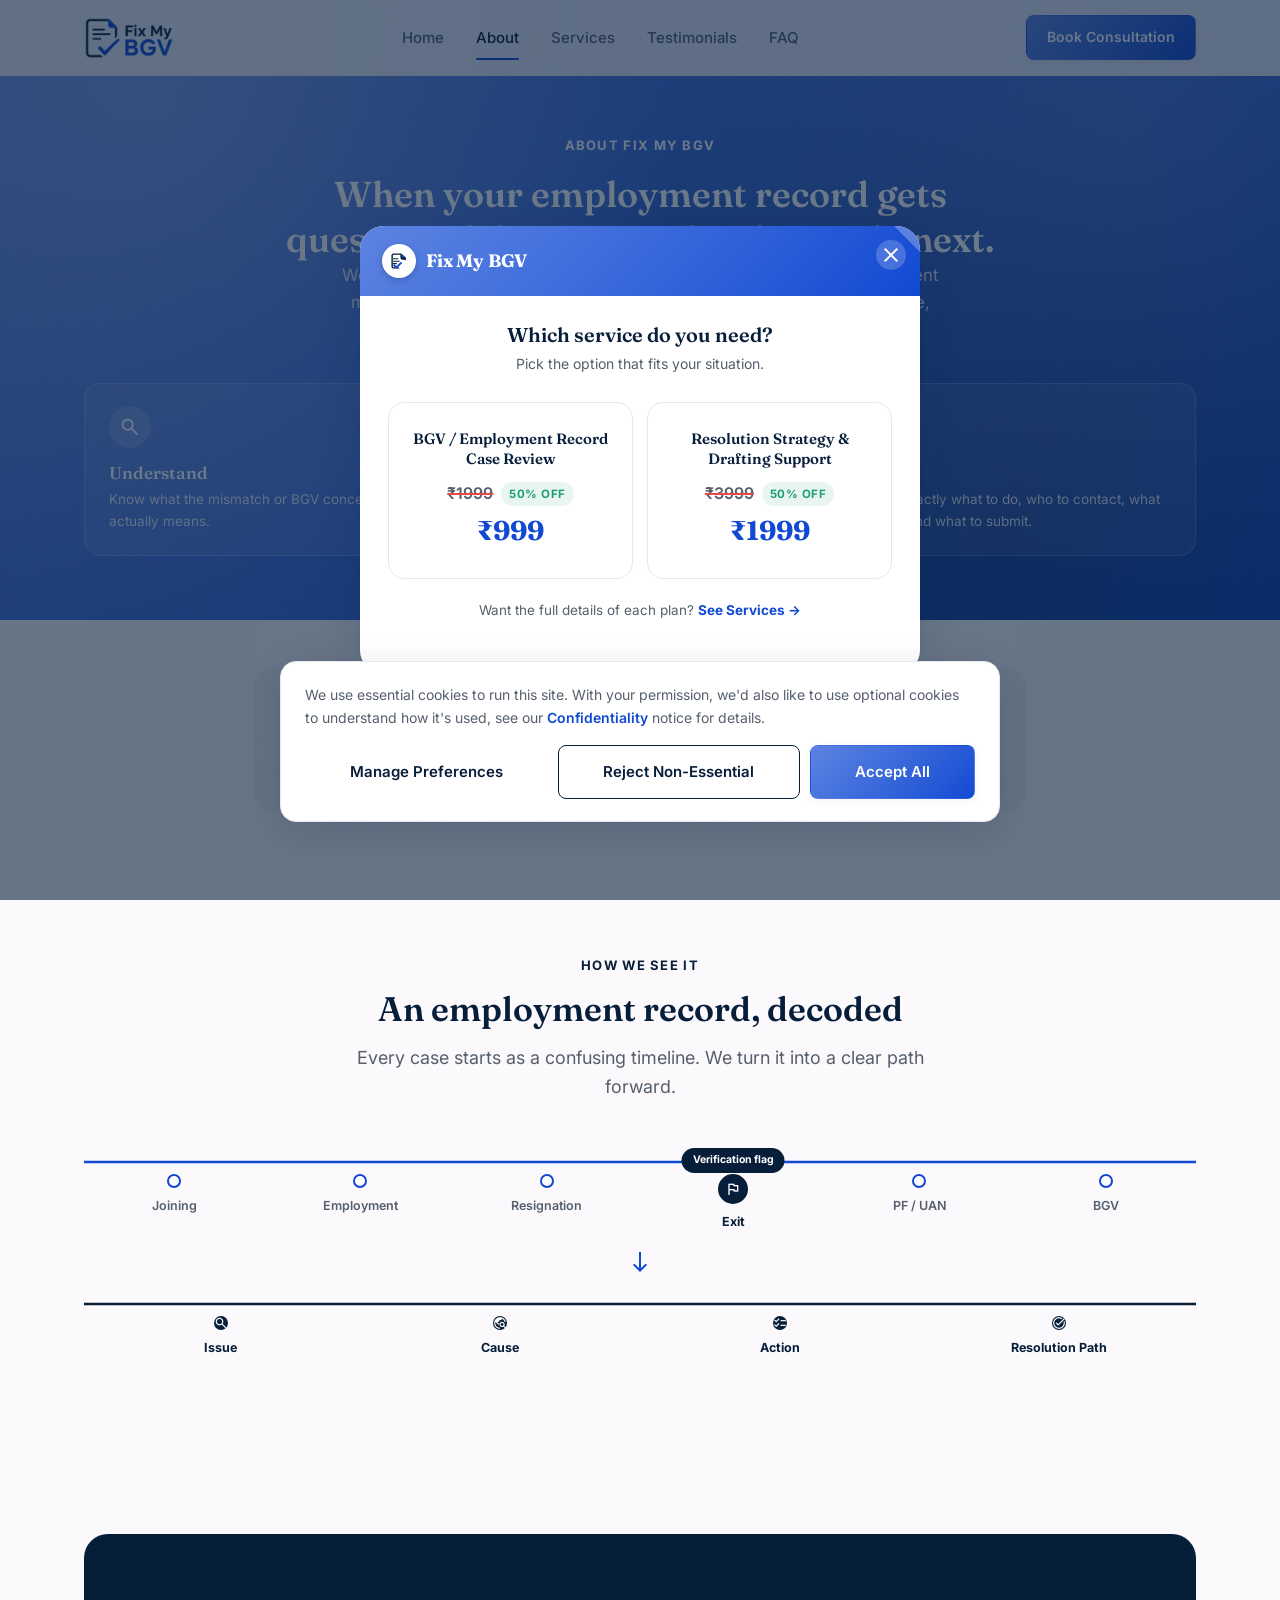
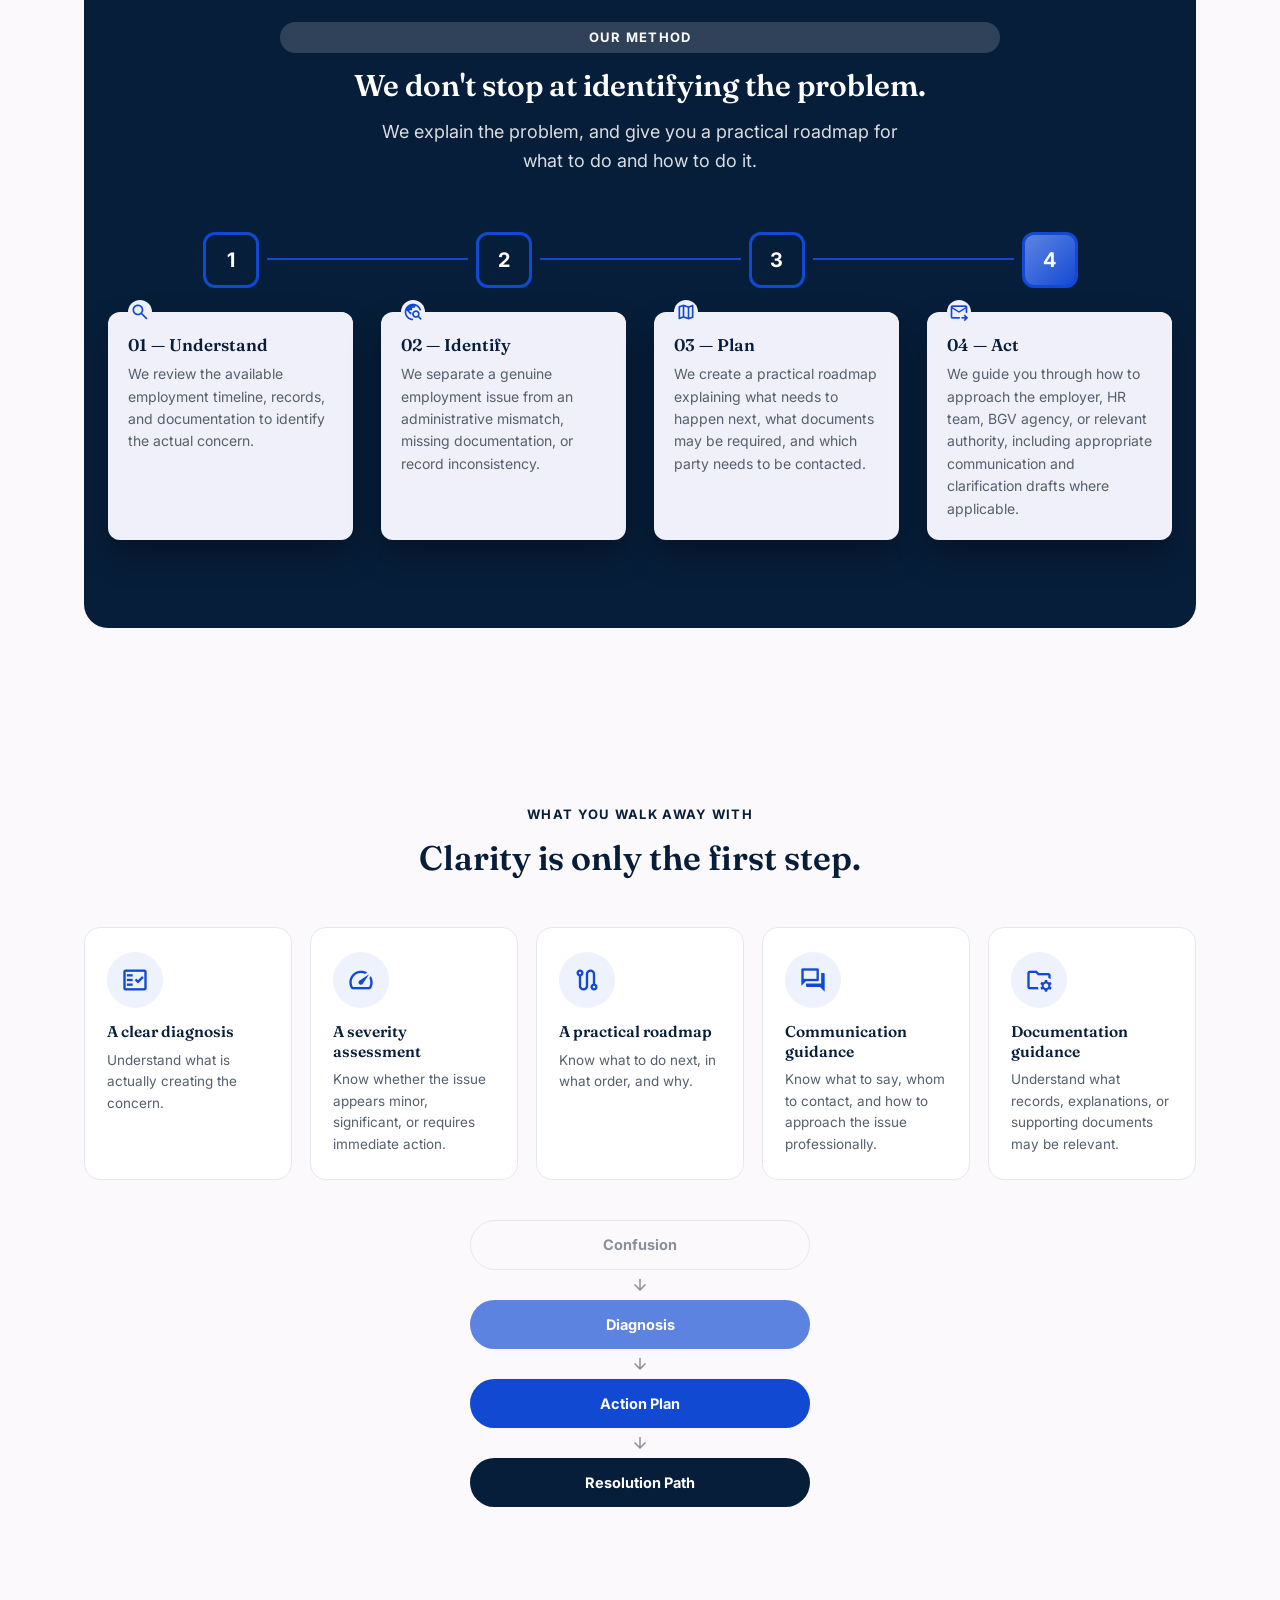
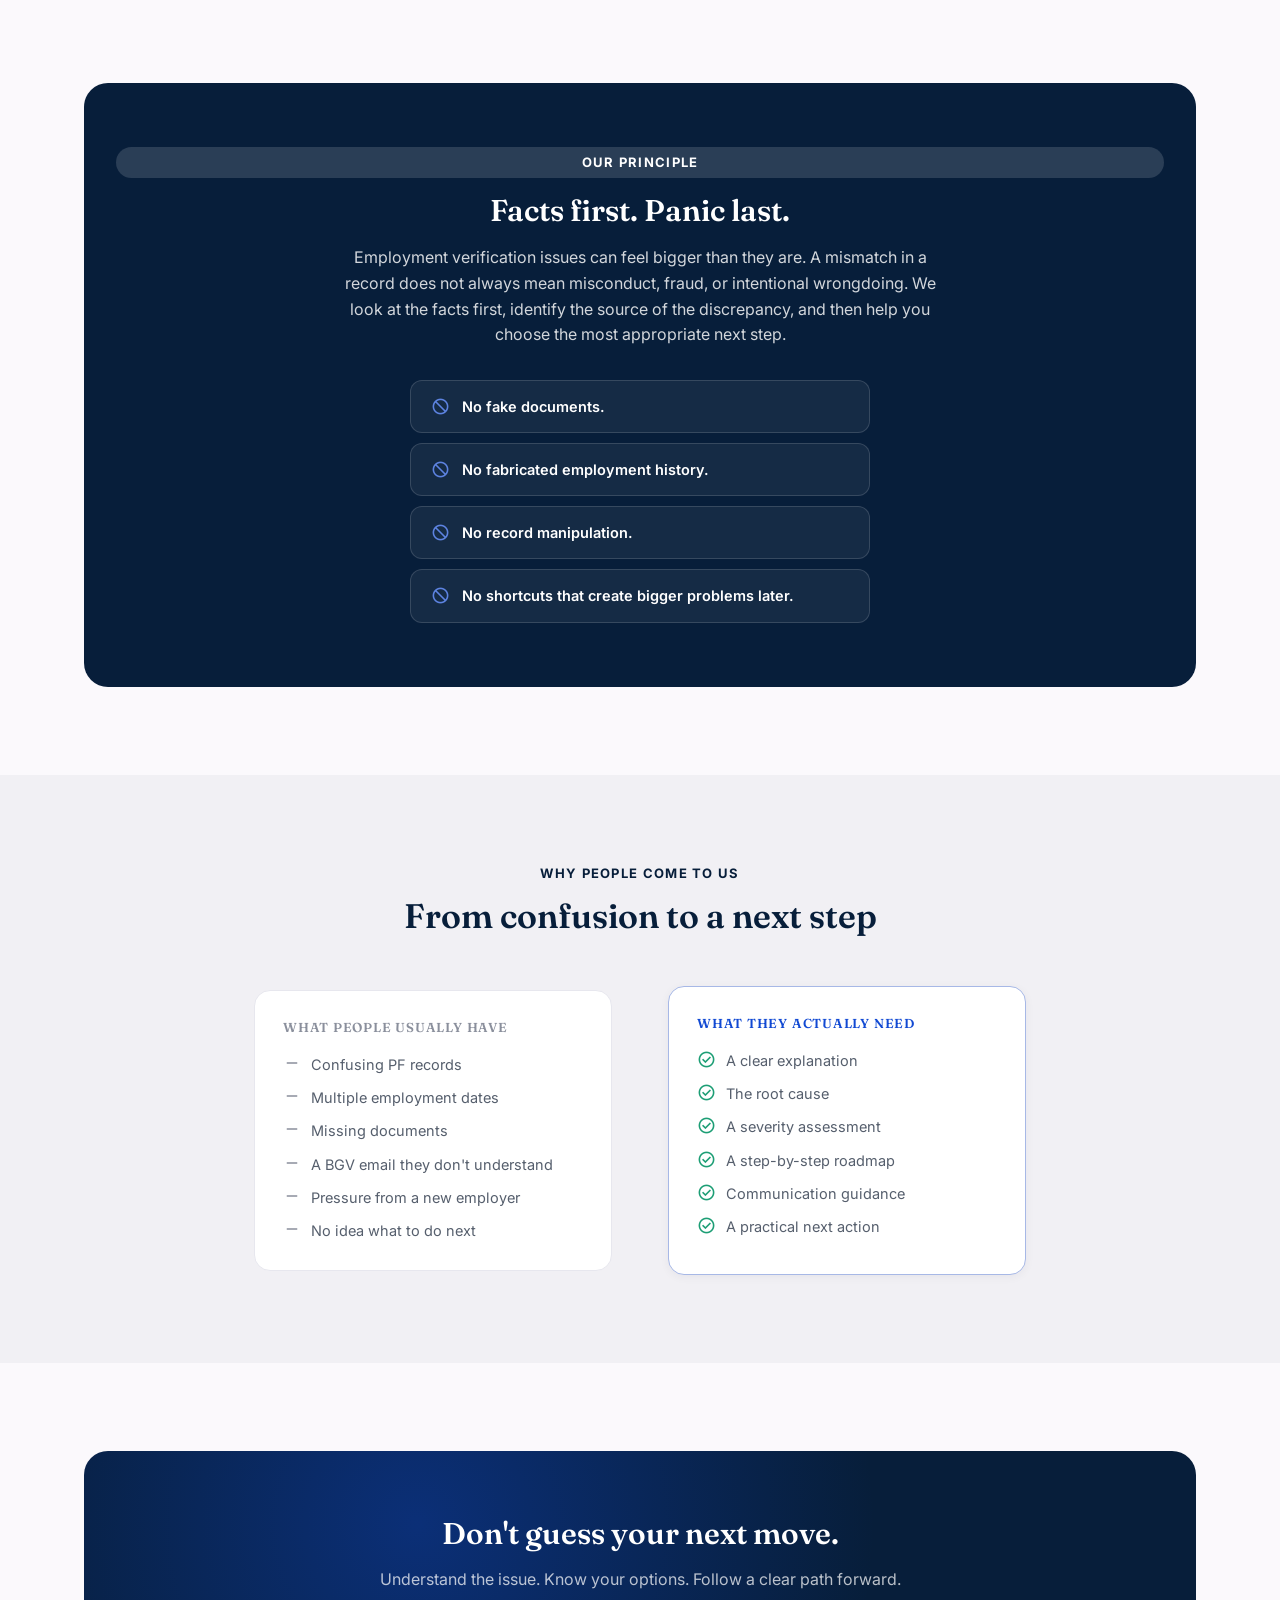
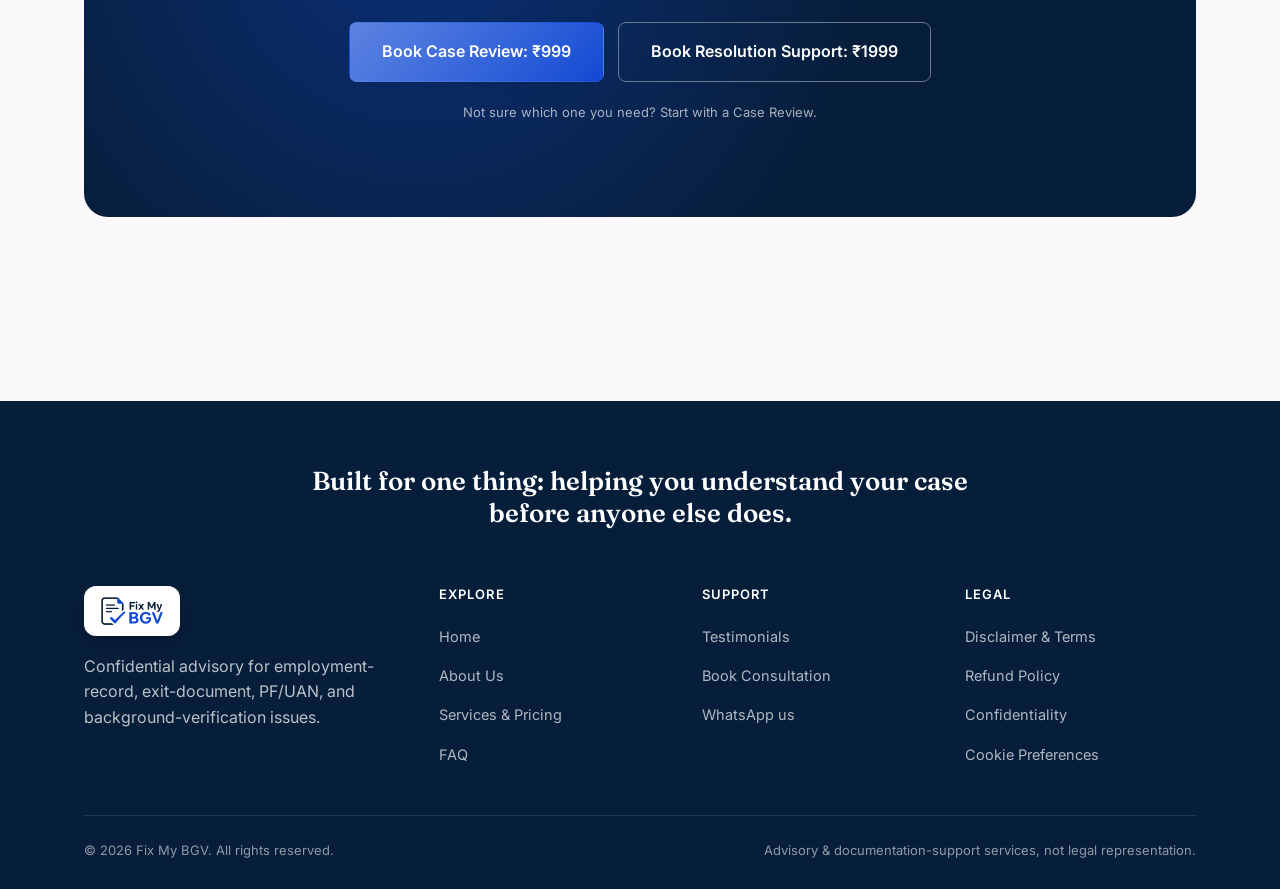
<file: about.html>
<!doctype html>
<html lang="en">
<head>
<!-- Google Tag Manager -->
<script>(function(w,d,s,l,i){w[l]=w[l]||[];w[l].push({'gtm.start':
new Date().getTime(),event:'gtm.js'});var f=d.getElementsByTagName(s)[0],
j=d.createElement(s),dl=l!='dataLayer'?'&l='+l:'';j.async=true;j.src=
'https://www.googletagmanager.com/gtm.js?id='+i+dl;f.parentNode.insertBefore(j,f);
})(window,document,'script','dataLayer','GTM-PFVGHW4K');</script>
<!-- End Google Tag Manager -->
<meta charset="UTF-8" />
<meta name="viewport" content="width=device-width, initial-scale=1.0" />
<title>About FixMyBGV | BGV & Employment Record Guidance</title>
<meta name="description" content="Learn about FixMyBGV and our approach to helping professionals understand BGV issues, employment overlaps, PF/UAN mismatches and employment records." />
<meta name="robots" content="index, follow" />
<link rel="canonical" href="https://fixmybgv.com/about" />
<meta property="og:type" content="website" />
<meta property="og:title" content="About FixMyBGV | BGV & Employment Record Guidance" />
<meta property="og:description" content="Learn about FixMyBGV and our approach to helping professionals understand BGV issues, employment overlaps, PF/UAN mismatches and employment records." />
<meta property="og:url" content="https://fixmybgv.com/about" />
<meta property="og:image" content="https://fixmybgv.com/assets/img/logo-header.png" />
<link rel="icon" href="assets/img/logo-mark.svg" type="image/svg+xml" />
<link rel="preconnect" href="https://fonts.googleapis.com" />
<link rel="preconnect" href="https://fonts.gstatic.com" crossorigin />
<link href="https://fonts.googleapis.com/css2?family=Fraunces:ital,opsz,wght@0,9..144,300..700;1,9..144,400..600&family=Inter:wght@400;500;600;700&family=Caveat:wght@500;600;700&display=swap" rel="stylesheet" />
<link href="https://fonts.googleapis.com/css2?family=Material+Symbols+Outlined:wght,FILL@100..700,0..1&display=swap" rel="stylesheet" />
<link rel="stylesheet" href="assets/css/style.css" />
</head>
<body class="has-bottom-nav">
<!-- Google Tag Manager (noscript) -->
<noscript><iframe src="https://www.googletagmanager.com/ns.html?id=GTM-PFVGHW4K"
height="0" width="0" style="display:none;visibility:hidden"></iframe></noscript>
<!-- End Google Tag Manager (noscript) -->
<a class="skip-link" href="#main">Skip to content</a>

<header class="site-header">
  <div class="container">
    <a href="/" class="brand">
      <img src="assets/img/logo-header.png" alt="Fix My BGV: Clarity. Records. Confidence." width="420" height="196" />
    </a>
    <nav class="nav-desktop" aria-label="Primary">
      <a href="/" data-nav-link="/">Home</a>
      <a href="/about" data-nav-link="/about">About</a>
      <a href="/services" data-nav-link="/services">Services</a>
      <a href="/testimonials" data-nav-link="/testimonials">Testimonials</a>
      <a href="/faq" data-nav-link="/faq">FAQ</a>
    </nav>
    <div class="header-actions">
      <a href="/book" class="btn btn-primary header-book">Book Consultation</a>
      <button class="nav-toggle" aria-label="Open menu" aria-expanded="false" aria-controls="mobile-nav">
        <span class="material-symbols-outlined">menu</span>
      </button>
    </div>
  </div>
</header>

<nav class="mobile-nav" id="mobile-nav" aria-label="Mobile">
  <div class="container">
    <a href="/">Home</a>
    <a href="/about">About</a>
    <a href="/services">Services</a>
    <a href="/testimonials">Testimonials</a>
    <a href="/faq">FAQ</a>
    <a href="/book" class="btn btn-primary btn-block">Book Consultation</a>
  </div>
</nav>

<main id="main">

  <!-- HERO -->
  <section class="page-hero is-bold">
    <div class="container-narrow text-center reveal">
      <div class="page-hero-badge">
        <span class="page-hero-badge-icon"><span class="material-symbols-outlined">diversity_3</span></span>
        <span class="page-hero-badge-label">About Fix My BGV</span>
      </div>
      <h1 style="font-size:36px;">When your employment record gets questioned, know exactly what to do next.</h1>
      <p style="font-size:17px;max-width:640px;margin:0 auto;">We're a specialist team with experience across corporate HR, employment matters, and background verification. We help you understand the issue, identify the real cause, and build a clear, step-by-step path forward.</p>
    </div>
    <div class="container">
      <div class="about-hero-points">
        <div class="hero-point reveal">
          <div class="hero-point-icon"><span class="material-symbols-outlined">search</span></div>
          <h3>Understand</h3>
          <p>Know what the mismatch or BGV concern actually means.</p>
        </div>
        <div class="hero-point reveal" style="transition-delay:.1s">
          <div class="hero-point-icon"><span class="material-symbols-outlined">route</span></div>
          <h3>Plan</h3>
          <p>Know what needs to be corrected, clarified, or documented.</p>
        </div>
        <div class="hero-point reveal" style="transition-delay:.2s">
          <div class="hero-point-icon"><span class="material-symbols-outlined">bolt</span></div>
          <h3>Act</h3>
          <p>Know exactly what to do, who to contact, what to say, and what to submit.</p>
        </div>
      </div>
    </div>
  </section>

  <!-- STATS -->
  <section class="section-tight" style="padding-top:48px;">
    <div class="container-narrow">
      <div class="about-stats reveal">
        <div><div class="stat-num" data-count-to="300">300+</div><div class="stat-label">Cases analyzed across IT, BFSI, product &amp; consulting</div></div>
        <div><div class="stat-num">All of India</div><div class="stat-label">Every city served, entirely online</div></div>
        <div><div class="stat-num" data-count-to="100">100%</div><div class="stat-label">Digital &amp; confidential, no office visit required</div></div>
      </div>
    </div>
  </section>

  <!-- THE DECODE TIMELINE -->
  <section class="section">
    <div class="container">
      <div class="section-head center reveal" style="max-width:640px;margin-left:auto;margin-right:auto;">
        <span class="eyebrow">How We See It</span>
        <h2>An employment record, decoded</h2>
        <p>Every case starts as a confusing timeline. We turn it into a clear path forward.</p>
      </div>

      <div class="decode-timeline reveal">
        <div class="decode-row decode-row--record" aria-label="A typical employment record">
          <svg class="decode-line" viewBox="0 0 100 4" preserveAspectRatio="none" aria-hidden="true">
            <line x1="0" y1="2" x2="100" y2="2" pathLength="1" class="decode-line-path" />
          </svg>
          <div class="decode-node"><span class="decode-dot"></span><span class="decode-label">Joining</span></div>
          <div class="decode-node"><span class="decode-dot"></span><span class="decode-label">Employment</span></div>
          <div class="decode-node"><span class="decode-dot"></span><span class="decode-label">Resignation</span></div>
          <div class="decode-node is-flagged">
            <span class="decode-dot"><span class="material-symbols-outlined">flag</span></span>
            <span class="decode-label">Exit</span>
            <span class="decode-flag-tag">Verification flag</span>
          </div>
          <div class="decode-node"><span class="decode-dot"></span><span class="decode-label">PF / UAN</span></div>
          <div class="decode-node"><span class="decode-dot"></span><span class="decode-label">BGV</span></div>
        </div>

        <div class="decode-arrow" aria-hidden="true"><span class="material-symbols-outlined">south</span></div>

        <div class="decode-row decode-row--path" aria-label="The path we build from it">
          <svg class="decode-line" viewBox="0 0 100 4" preserveAspectRatio="none" aria-hidden="true">
            <line x1="0" y1="2" x2="100" y2="2" pathLength="1" class="decode-line-path" />
          </svg>
          <div class="decode-node"><span class="decode-dot"><span class="material-symbols-outlined">search</span></span><span class="decode-label">Issue</span></div>
          <div class="decode-node"><span class="decode-dot"><span class="material-symbols-outlined">travel_explore</span></span><span class="decode-label">Cause</span></div>
          <div class="decode-node"><span class="decode-dot"><span class="material-symbols-outlined">checklist</span></span><span class="decode-label">Action</span></div>
          <div class="decode-node"><span class="decode-dot"><span class="material-symbols-outlined">task_alt</span></span><span class="decode-label">Resolution Path</span></div>
        </div>
      </div>
    </div>
  </section>

  <!-- WE DON'T JUST TELL YOU WHAT'S WRONG -->
  <section class="section">
    <div class="container">
      <div class="steps-section section reveal">
        <div class="container">
          <div class="section-head center" style="margin-bottom:56px;">
            <span class="eyebrow" style="color:#fff;background:rgba(255,255,255,.16);padding:5px 14px;border-radius:var(--r-full);">Our Method</span>
            <h2 style="color:#fff;font-size:30px;margin-top:14px;">We don't stop at identifying the problem.</h2>
            <p style="color:rgba(255,255,255,.85);max-width:560px;margin:12px auto 0;">We explain the problem, and give you a practical roadmap for what to do and how to do it.</p>
          </div>
          <div class="steps-grid" style="position:relative;">
            <div class="process-line-fill" aria-hidden="true"></div>
            <div class="step-item reveal">
              <div class="step-num">1</div>
              <div class="step-card">
                <span class="material-symbols-outlined step-clip">search</span>
                <h3>01 — Understand</h3>
                <p>We review the available employment timeline, records, and documentation to identify the actual concern.</p>
              </div>
            </div>
            <div class="step-item reveal">
              <div class="step-num">2</div>
              <div class="step-card">
                <span class="material-symbols-outlined step-clip">travel_explore</span>
                <h3>02 — Identify</h3>
                <p>We separate a genuine employment issue from an administrative mismatch, missing documentation, or record inconsistency.</p>
              </div>
            </div>
            <div class="step-item reveal">
              <div class="step-num">3</div>
              <div class="step-card">
                <span class="material-symbols-outlined step-clip">map</span>
                <h3>03 — Plan</h3>
                <p>We create a practical roadmap explaining what needs to happen next, what documents may be required, and which party needs to be contacted.</p>
              </div>
            </div>
            <div class="step-item reveal">
              <div class="step-num done">4</div>
              <div class="step-card">
                <span class="material-symbols-outlined step-clip">forward_to_inbox</span>
                <h3>04 — Act</h3>
                <p>We guide you through how to approach the employer, HR team, BGV agency, or relevant authority, including appropriate communication and clarification drafts where applicable.</p>
              </div>
            </div>
          </div>
        </div>
      </div>
    </div>
  </section>

  <!-- WHAT YOU WALK AWAY WITH -->
  <section class="section">
    <div class="container">
      <div class="section-head center reveal" style="max-width:600px;margin-left:auto;margin-right:auto;">
        <span class="eyebrow">What You Walk Away With</span>
        <h2>Clarity is only the first step.</h2>
      </div>
      <div class="outcome-grid">
        <div class="card outcome-card reveal">
          <div class="intake-card-icon" style="margin:0 0 14px;"><span class="material-symbols-outlined">fact_check</span></div>
          <h3>A clear diagnosis</h3>
          <p>Understand what is actually creating the concern.</p>
        </div>
        <div class="card outcome-card reveal" style="transition-delay:.06s">
          <div class="intake-card-icon" style="margin:0 0 14px;"><span class="material-symbols-outlined">speed</span></div>
          <h3>A severity assessment</h3>
          <p>Know whether the issue appears minor, significant, or requires immediate action.</p>
        </div>
        <div class="card outcome-card reveal" style="transition-delay:.12s">
          <div class="intake-card-icon" style="margin:0 0 14px;"><span class="material-symbols-outlined">route</span></div>
          <h3>A practical roadmap</h3>
          <p>Know what to do next, in what order, and why.</p>
        </div>
        <div class="card outcome-card reveal" style="transition-delay:.18s">
          <div class="intake-card-icon" style="margin:0 0 14px;"><span class="material-symbols-outlined">forum</span></div>
          <h3>Communication guidance</h3>
          <p>Know what to say, whom to contact, and how to approach the issue professionally.</p>
        </div>
        <div class="card outcome-card reveal" style="transition-delay:.24s">
          <div class="intake-card-icon" style="margin:0 0 14px;"><span class="material-symbols-outlined">folder_managed</span></div>
          <h3>Documentation guidance</h3>
          <p>Understand what records, explanations, or supporting documents may be relevant.</p>
        </div>
      </div>

      <div class="transform-flow reveal">
        <div class="transform-step">Confusion</div>
        <span class="material-symbols-outlined transform-arrow">arrow_downward</span>
        <div class="transform-step is-step2">Diagnosis</div>
        <span class="material-symbols-outlined transform-arrow">arrow_downward</span>
        <div class="transform-step is-step3">Action Plan</div>
        <span class="material-symbols-outlined transform-arrow">arrow_downward</span>
        <div class="transform-step is-step4">Resolution Path</div>
      </div>
    </div>
  </section>

  <!-- OUR PRINCIPLE -->
  <section class="section">
    <div class="container">
      <div class="principle-section-wrap reveal">
        <span class="eyebrow" style="color:#fff;background:rgba(255,255,255,.14);padding:5px 14px;border-radius:var(--r-full);">Our Principle</span>
        <h2 style="color:#fff;font-size:30px;margin-top:14px;">Facts first. Panic last.</h2>
        <p style="color:rgba(255,255,255,.82);font-size:16px;max-width:600px;margin:16px auto 0;">Employment verification issues can feel bigger than they are. A mismatch in a record does not always mean misconduct, fraud, or intentional wrongdoing. We look at the facts first, identify the source of the discrepancy, and then help you choose the most appropriate next step.</p>
        <div class="principle-list">
          <div class="principle-item" style="transition-delay:0s"><span class="material-symbols-outlined">block</span>No fake documents.</div>
          <div class="principle-item" style="transition-delay:.08s"><span class="material-symbols-outlined">block</span>No fabricated employment history.</div>
          <div class="principle-item" style="transition-delay:.16s"><span class="material-symbols-outlined">block</span>No record manipulation.</div>
          <div class="principle-item" style="transition-delay:.24s"><span class="material-symbols-outlined">block</span>No shortcuts that create bigger problems later.</div>
        </div>
      </div>
    </div>
  </section>

  <!-- WHY PEOPLE COME TO US -->
  <section class="section section-alt">
    <div class="container-narrow">
      <div class="section-head center reveal" style="max-width:600px;margin-left:auto;margin-right:auto;">
        <span class="eyebrow">Why People Come To Us</span>
        <h2>From confusion to a next step</h2>
      </div>
      <div class="two-col reveal">
        <div class="card">
          <h3 style="font-size:13px;color:var(--text-faint);text-transform:uppercase;letter-spacing:.06em;margin-bottom:18px;">What people usually have</h3>
          <ul class="confusion-list">
            <li><span class="material-symbols-outlined">remove</span>Confusing PF records</li>
            <li><span class="material-symbols-outlined">remove</span>Multiple employment dates</li>
            <li><span class="material-symbols-outlined">remove</span>Missing documents</li>
            <li><span class="material-symbols-outlined">remove</span>A BGV email they don't understand</li>
            <li><span class="material-symbols-outlined">remove</span>Pressure from a new employer</li>
            <li><span class="material-symbols-outlined">remove</span>No idea what to do next</li>
          </ul>
        </div>
        <div class="card" style="border-color:color-mix(in srgb, var(--blue) 30%, var(--border));box-shadow:var(--shadow-sm);">
          <h3 style="font-size:13px;color:var(--blue);text-transform:uppercase;letter-spacing:.06em;margin-bottom:18px;">What they actually need</h3>
          <ul class="check-list">
            <li><span class="material-symbols-outlined">check_circle</span>A clear explanation</li>
            <li><span class="material-symbols-outlined">check_circle</span>The root cause</li>
            <li><span class="material-symbols-outlined">check_circle</span>A severity assessment</li>
            <li><span class="material-symbols-outlined">check_circle</span>A step-by-step roadmap</li>
            <li><span class="material-symbols-outlined">check_circle</span>Communication guidance</li>
            <li><span class="material-symbols-outlined">check_circle</span>A practical next action</li>
          </ul>
        </div>
      </div>
    </div>
  </section>

  <!-- FINAL CTA -->
  <section class="section">
    <div class="container">
      <div class="cta-banner reveal">
        <h2>Don't guess your next move.</h2>
        <p>Understand the issue. Know your options. Follow a clear path forward.</p>
        <div class="btn-row" style="justify-content:center;">
          <a href="/book?service=review" class="btn btn-primary btn-lg">Book Case Review: ₹999</a>
          <a href="/book?service=strategy" class="btn btn-outline-light btn-lg">Book Resolution Support: ₹1999</a>
        </div>
        <p style="color:rgba(255,255,255,.65);font-size:13px;margin-top:20px;">Not sure which one you need? Start with a Case Review.</p>
      </div>
    </div>
  </section>

</main>

<footer class="site-footer">
  <div class="container">
    <div class="footer-top">
      <h2>Built for one thing: helping you understand your case before anyone else does.</h2>
    </div>
    <div class="footer-grid">
      <div>
        <div class="footer-brand"><span class="footer-logo-chip"><img src="assets/img/logo-header.png" alt="Fix My BGV" width="420" height="196" /></span></div>
        <p>Confidential advisory for employment-record, exit-document, PF/UAN, and background-verification issues.</p>
      </div>
      <div class="footer-col">
        <h4>Explore</h4>
        <a href="/">Home</a>
        <a href="/about">About Us</a>
        <a href="/services">Services &amp; Pricing</a>
        <a href="/faq">FAQ</a>
      </div>
      <div class="footer-col">
        <h4>Support</h4>
        <a href="/testimonials">Testimonials</a>
        <a href="/book">Book Consultation</a>
        <a href="#" data-whatsapp="Hi, I'd like to ask about Fix My BGV services.">WhatsApp us</a>
      </div>
      <div class="footer-col">
        <h4>Legal</h4>
        <a href="/disclaimer">Disclaimer &amp; Terms</a>
        <a href="/disclaimer#refund">Refund Policy</a>
        <a href="/disclaimer#confidentiality">Confidentiality</a>
        <button type="button" class="footer-cookie-btn" data-cookie-preferences>Cookie Preferences</button>
      </div>
    </div>
    <div class="footer-bottom">
      <span>© 2026 Fix My BGV. All rights reserved.</span>
      <span>Advisory &amp; documentation-support services, not legal representation.</span>
    </div>
  </div>
</footer>

<a class="whatsapp-fab" href="#" data-whatsapp="Hi, I'd like to ask about Fix My BGV services." aria-label="Chat on WhatsApp">
  <span class="whatsapp-fab-ring" aria-hidden="true"></span>
  <svg class="whatsapp-icon" viewBox="0 0 24 24" fill="currentColor" aria-hidden="true"><path d="M17.47 14.38c-.3-.15-1.76-.87-2.03-.97-.27-.1-.47-.15-.67.15-.2.3-.77.97-.94 1.16-.17.2-.35.22-.64.08-.3-.15-1.26-.46-2.39-1.48-.88-.79-1.48-1.76-1.65-2.06-.17-.3-.02-.46.13-.61.13-.13.3-.35.44-.52.15-.17.2-.3.3-.5.1-.2.05-.37-.02-.52-.08-.15-.67-1.61-.92-2.21-.24-.58-.49-.5-.67-.51-.17-.01-.37-.01-.57-.01-.2 0-.52.07-.79.37-.27.3-1.04 1.02-1.04 2.48 0 1.46 1.07 2.88 1.21 3.07.15.2 2.1 3.2 5.08 4.49.71.31 1.26.49 1.69.62.71.23 1.36.2 1.87.12.57-.09 1.76-.72 2.01-1.41.25-.7.25-1.29.17-1.42-.07-.12-.27-.2-.57-.35z"/><path d="M20.52 3.45C18.24 1.16 15.2 0 11.97 0 5.4 0 .06 5.35.06 11.92c0 2.1.55 4.14 1.6 5.94L0 24l6.34-1.65a11.9 11.9 0 0 0 5.7 1.45h.01c6.56 0 11.91-5.34 11.91-11.92 0-3.19-1.24-6.19-3.44-8.43zm-8.55 18.32h-.01a9.9 9.9 0 0 1-5.02-1.37l-.36-.21-3.74.98.99-3.63-.23-.37a9.87 9.87 0 0 1-1.52-5.25c0-5.46 4.44-9.9 9.9-9.9 2.64 0 5.13 1.03 6.99 2.9a9.82 9.82 0 0 1 2.9 6.99c0 5.46-4.45 9.86-9.9 9.86z"/></svg>
</a>
<button class="back-to-top" aria-label="Back to top"><span class="material-symbols-outlined">arrow_upward</span></button>

<nav class="bottom-nav" aria-label="Mobile bottom nav">
  <a href="/" data-nav-link="/"><span class="material-symbols-outlined">home</span>Home</a>
  <a href="/services" data-nav-link="/services"><span class="material-symbols-outlined">assignment</span>Services</a>
  <a href="/faq" data-nav-link="/faq"><span class="material-symbols-outlined">help</span>FAQ</a>
  <a href="/book" data-nav-link="/book"><span class="material-symbols-outlined">edit_calendar</span>Book</a>
</nav>

<script src="assets/js/main.js" defer></script>
</body>
</html>
</file>
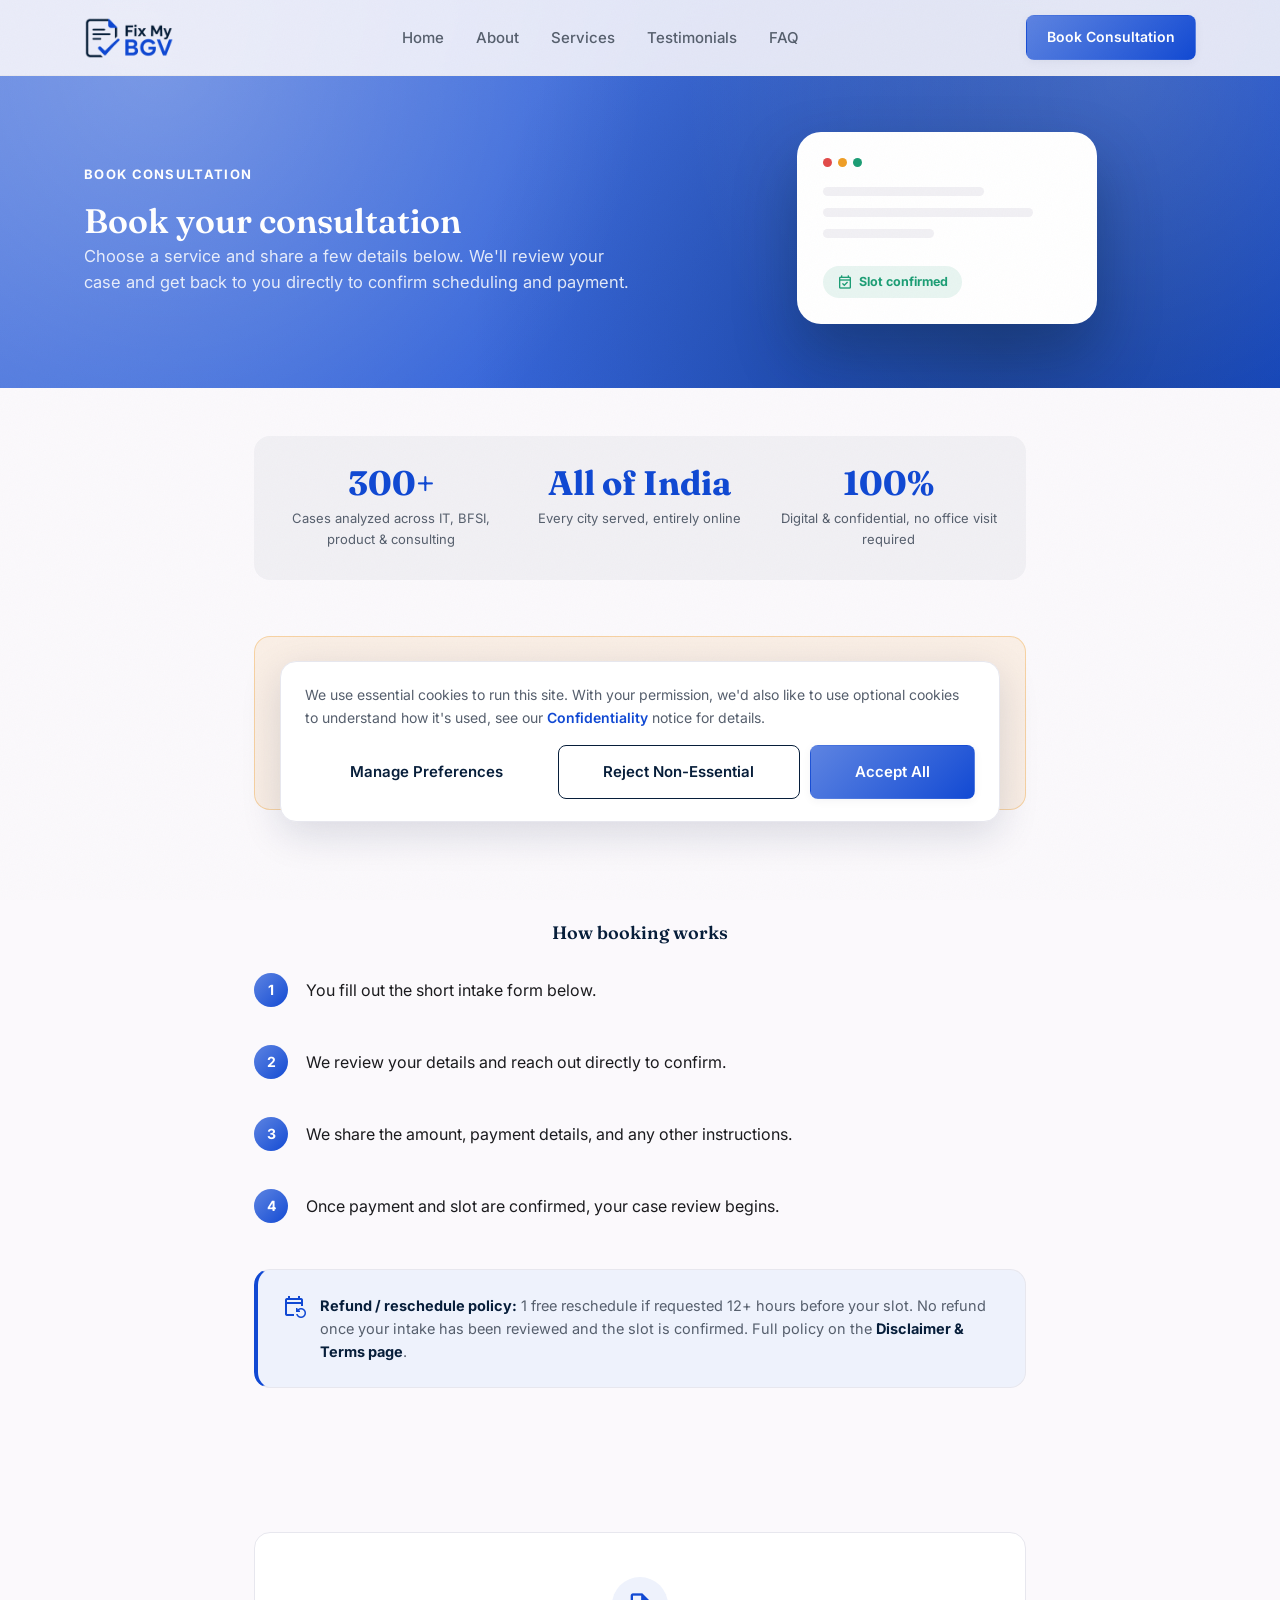
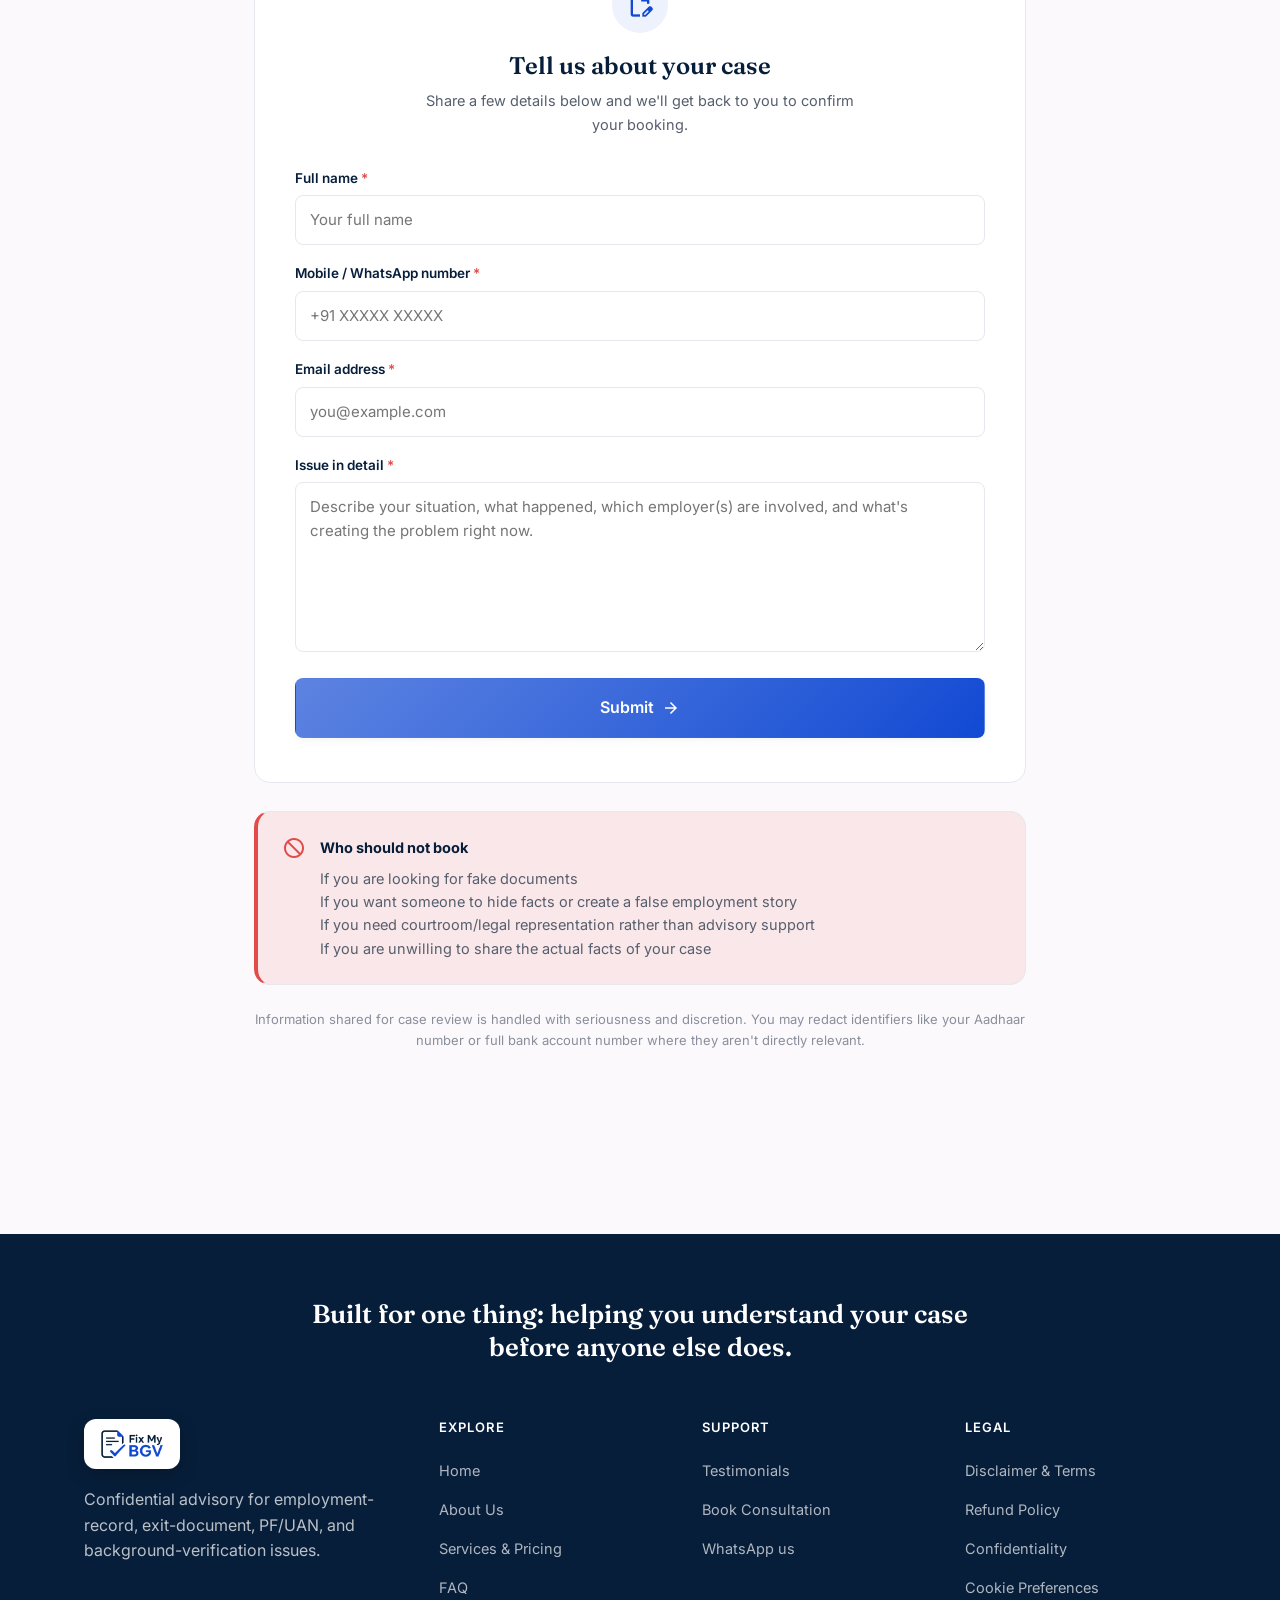
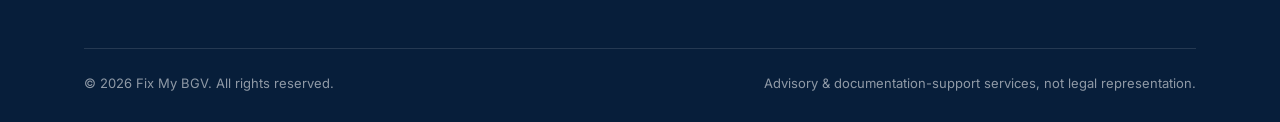
<file: book.html>
<!doctype html>
<html lang="en">
<head>
<!-- Google Tag Manager -->
<script>(function(w,d,s,l,i){w[l]=w[l]||[];w[l].push({'gtm.start':
new Date().getTime(),event:'gtm.js'});var f=d.getElementsByTagName(s)[0],
j=d.createElement(s),dl=l!='dataLayer'?'&l='+l:'';j.async=true;j.src=
'https://www.googletagmanager.com/gtm.js?id='+i+dl;f.parentNode.insertBefore(j,f);
})(window,document,'script','dataLayer','GTM-PFVGHW4K');</script>
<!-- End Google Tag Manager -->
<meta charset="UTF-8" />
<meta name="viewport" content="width=device-width, initial-scale=1.0" />
<title>Book BGV Consultation | PF & Employment Record Help</title>
<meta name="description" content="Book a consultation with FixMyBGV for guidance on BGV issues, PF/UAN overlap, employment history discrepancies and dual-employment concerns." />
<meta name="robots" content="index, follow" />
<link rel="canonical" href="https://fixmybgv.com/book" />
<meta property="og:type" content="website" />
<meta property="og:title" content="Book BGV Consultation | PF & Employment Record Help" />
<meta property="og:description" content="Book a consultation with FixMyBGV for guidance on BGV issues, PF/UAN overlap, employment history discrepancies and dual-employment concerns." />
<meta property="og:url" content="https://fixmybgv.com/book" />
<meta property="og:image" content="https://fixmybgv.com/assets/img/logo-header.png" />
<link rel="icon" href="assets/img/logo-mark.svg" type="image/svg+xml" />
<link rel="preconnect" href="https://fonts.googleapis.com" />
<link rel="preconnect" href="https://fonts.gstatic.com" crossorigin />
<link href="https://fonts.googleapis.com/css2?family=Fraunces:ital,opsz,wght@0,9..144,300..700;1,9..144,400..600&family=Inter:wght@400;500;600;700&family=Caveat:wght@500;600;700&display=swap" rel="stylesheet" />
<link href="https://fonts.googleapis.com/css2?family=Material+Symbols+Outlined:wght,FILL@100..700,0..1&display=swap" rel="stylesheet" />
<link rel="stylesheet" href="assets/css/style.css" />
</head>
<body class="has-bottom-nav">
<!-- Google Tag Manager (noscript) -->
<noscript><iframe src="https://www.googletagmanager.com/ns.html?id=GTM-PFVGHW4K"
height="0" width="0" style="display:none;visibility:hidden"></iframe></noscript>
<!-- End Google Tag Manager (noscript) -->
<a class="skip-link" href="#main">Skip to content</a>

<header class="site-header">
  <div class="container">
    <a href="/" class="brand">
      <img src="assets/img/logo-header.png" alt="Fix My BGV: Clarity. Records. Confidence." width="420" height="196" />
    </a>
    <nav class="nav-desktop" aria-label="Primary">
      <a href="/" data-nav-link="/">Home</a>
      <a href="/about" data-nav-link="/about">About</a>
      <a href="/services" data-nav-link="/services">Services</a>
      <a href="/testimonials" data-nav-link="/testimonials">Testimonials</a>
      <a href="/faq" data-nav-link="/faq">FAQ</a>
    </nav>
    <div class="header-actions">
      <a href="/book" class="btn btn-primary header-book">Book Consultation</a>
      <button class="nav-toggle" aria-label="Open menu" aria-expanded="false" aria-controls="mobile-nav">
        <span class="material-symbols-outlined">menu</span>
      </button>
    </div>
  </div>
</header>

<nav class="mobile-nav" id="mobile-nav" aria-label="Mobile">
  <div class="container">
    <a href="/">Home</a>
    <a href="/about">About</a>
    <a href="/services">Services</a>
    <a href="/testimonials">Testimonials</a>
    <a href="/faq">FAQ</a>
    <a href="/book" class="btn btn-primary btn-block">Book Consultation</a>
  </div>
</nav>

<main id="main">

  <section class="page-hero is-bold">
    <div class="container page-hero-grid">
      <div class="page-hero-copy reveal">
        <div class="page-hero-badge">
          <span class="page-hero-badge-icon"><span class="material-symbols-outlined">edit_calendar</span></span>
          <span class="page-hero-badge-label">Book Consultation</span>
        </div>
        <h1 style="font-size:34px;">Book your consultation</h1>
        <p style="font-size:16.5px;">Choose a service and share a few details below. We'll review your case and get back to you directly to confirm scheduling and payment.</p>
      </div>
      <div class="page-hero-visual reveal">
        <div class="page-hero-card">
          <div class="page-hero-card-dots"><span></span><span></span><span></span></div>
          <div class="page-hero-card-line" style="width:65%"></div>
          <div class="page-hero-card-line" style="width:85%"></div>
          <div class="page-hero-card-line" style="width:45%"></div>
          <div class="page-hero-card-badge"><span class="material-symbols-outlined">event_available</span> Slot confirmed</div>
        </div>
      </div>
    </div>
  </section>

  <!-- STATS -->
  <section class="section-tight" style="padding-top:48px;">
    <div class="container-narrow">
      <div class="about-stats reveal">
        <div><div class="stat-num" data-count-to="300">300+</div><div class="stat-label">Cases analyzed across IT, BFSI, product &amp; consulting</div></div>
        <div><div class="stat-num">All of India</div><div class="stat-label">Every city served, entirely online</div></div>
        <div><div class="stat-num" data-count-to="100">100%</div><div class="stat-label">Digital &amp; confidential, no office visit required</div></div>
      </div>
    </div>
  </section>

  <!-- WHAT HAPPENS AFTER YOU SUBMIT -->
  <section class="section-tight" style="padding-top:0;">
    <div class="container-narrow">
      <div class="card reveal" style="background:var(--amber-bg);border-color:var(--amber-border);">
        <div style="display:flex;gap:14px;align-items:flex-start;">
          <span class="material-symbols-outlined" style="color:var(--amber-text);font-size:24px;">info</span>
          <div>
            <strong style="color:var(--navy);display:block;margin-bottom:8px;">What happens after you submit</strong>
            <ul class="plain" style="display:flex;flex-direction:column;gap:8px;">
              <li style="display:flex;gap:8px;font-size:14px;color:var(--amber-text);"><span class="material-symbols-outlined" style="font-size:16px;margin-top:2px;">chevron_right</span>Your details are reviewed by us directly, not queued to a call center.</li>
              <li style="display:flex;gap:8px;font-size:14px;color:var(--amber-text);"><span class="material-symbols-outlined" style="font-size:16px;margin-top:2px;">chevron_right</span>We'll reach out on the mobile number or email you share to confirm scheduling and payment.</li>
              <li style="display:flex;gap:8px;font-size:14px;color:var(--amber-text);"><span class="material-symbols-outlined" style="font-size:16px;margin-top:2px;">chevron_right</span>Case review begins only after the booking is confirmed.</li>
            </ul>
          </div>
        </div>
      </div>
    </div>
  </section>

  <!-- BOOKING FLOW -->
  <section class="section-tight">
    <div class="container-narrow">
      <h2 style="font-size:18px;text-align:center;margin-bottom:28px;">How booking works</h2>
      <div style="display:flex;flex-direction:column;gap:16px;">
        <div class="numbered-row reveal"><div class="num">1</div><p>You fill out the short intake form below.</p></div>
        <div class="numbered-row reveal"><div class="num">2</div><p>We review your details and reach out directly to confirm.</p></div>
        <div class="numbered-row reveal"><div class="num">3</div><p>We share the amount, payment details, and any other instructions.</p></div>
        <div class="numbered-row reveal"><div class="num">4</div><p>Once payment and slot are confirmed, your case review begins.</p></div>
      </div>
      <div class="callout callout-info reveal" style="margin-top:24px;">
        <span class="material-symbols-outlined">event_repeat</span>
        <p><strong style="color:var(--navy);">Refund / reschedule policy:</strong> 1 free reschedule if requested 12+ hours before your slot. No refund once your intake has been reviewed and the slot is confirmed. Full policy on the <a href="/disclaimer#refund" style="color:var(--navy);font-weight:700;">Disclaimer &amp; Terms page</a>.</p>
      </div>
    </div>
  </section>

  <!-- INTAKE FORM -->
  <section class="section">
    <div class="container-narrow">
      <div class="card intake-card reveal">
        <div class="intake-card-icon"><span class="material-symbols-outlined">edit_document</span></div>
        <h2 style="font-size:24px;text-align:center;margin-bottom:8px;">Tell us about your case</h2>
        <p style="color:var(--text-muted);font-size:14.5px;text-align:center;max-width:440px;margin:0 auto 32px;">Share a few details below and we'll get back to you to confirm your booking.</p>

        <form id="intake-form" novalidate>
          <input type="hidden" name="service" value="" />
          <div class="field">
            <label for="intake-full-name">Full name <span class="req">*</span></label>
            <input type="text" id="intake-full-name" name="full_name" data-required autocomplete="name" placeholder="Your full name" />
          </div>
          <div class="field">
            <label for="intake-mobile">Mobile / WhatsApp number <span class="req">*</span></label>
            <input type="tel" id="intake-mobile" name="mobile" data-required autocomplete="tel" placeholder="+91 XXXXX XXXXX" />
          </div>
          <div class="field">
            <label for="intake-email">Email address <span class="req">*</span></label>
            <input type="email" id="intake-email" name="email" data-required autocomplete="email" placeholder="you@example.com" />
          </div>
          <div class="field">
            <label for="intake-issue">Issue in detail <span class="req">*</span></label>
            <textarea id="intake-issue" name="issue" data-required rows="6" placeholder="Describe your situation, what happened, which employer(s) are involved, and what's creating the problem right now."></textarea>
          </div>
          <button type="submit" class="btn btn-primary btn-lg btn-block" id="intake-submit">
            <span id="intake-submit-label">Submit</span>
            <span class="material-symbols-outlined" style="font-size:18px;">arrow_forward</span>
          </button>
        </form>
      </div>

      <!-- WHO SHOULD NOT BOOK -->
      <div class="callout callout-danger reveal" style="margin-top:28px;">
        <span class="material-symbols-outlined">block</span>
        <div>
          <strong style="color:var(--navy);display:block;margin-bottom:8px;">Who should not book</strong>
          <ul class="plain">
            <li>If you are looking for fake documents</li>
            <li>If you want someone to hide facts or create a false employment story</li>
            <li>If you need courtroom/legal representation rather than advisory support</li>
            <li>If you are unwilling to share the actual facts of your case</li>
          </ul>
        </div>
      </div>

      <p class="text-center reveal" style="font-size:13px;color:var(--text-faint);margin-top:24px;">Information shared for case review is handled with seriousness and discretion. You may redact identifiers like your Aadhaar number or full bank account number where they aren't directly relevant.</p>
    </div>
  </section>

</main>

<footer class="site-footer">
  <div class="container">
    <div class="footer-top"><h2>Built for one thing: helping you understand your case before anyone else does.</h2></div>
    <div class="footer-grid">
      <div>
        <div class="footer-brand"><span class="footer-logo-chip"><img src="assets/img/logo-header.png" alt="Fix My BGV" width="420" height="196" /></span></div>
        <p>Confidential advisory for employment-record, exit-document, PF/UAN, and background-verification issues.</p>
      </div>
      <div class="footer-col">
        <h4>Explore</h4>
        <a href="/">Home</a>
        <a href="/about">About Us</a>
        <a href="/services">Services &amp; Pricing</a>
        <a href="/faq">FAQ</a>
      </div>
      <div class="footer-col">
        <h4>Support</h4>
        <a href="/testimonials">Testimonials</a>
        <a href="/book">Book Consultation</a>
        <a href="#" data-whatsapp="Hi, I'd like to ask about Fix My BGV services.">WhatsApp us</a>
      </div>
      <div class="footer-col">
        <h4>Legal</h4>
        <a href="/disclaimer">Disclaimer &amp; Terms</a>
        <a href="/disclaimer#refund">Refund Policy</a>
        <a href="/disclaimer#confidentiality">Confidentiality</a>
        <button type="button" class="footer-cookie-btn" data-cookie-preferences>Cookie Preferences</button>
      </div>
    </div>
    <div class="footer-bottom">
      <span>© 2026 Fix My BGV. All rights reserved.</span>
      <span>Advisory &amp; documentation-support services, not legal representation.</span>
    </div>
  </div>
</footer>

<a class="whatsapp-fab" href="#" data-whatsapp="Hi, I'd like to ask about Fix My BGV services." aria-label="Chat on WhatsApp">
  <span class="whatsapp-fab-ring" aria-hidden="true"></span>
  <svg class="whatsapp-icon" viewBox="0 0 24 24" fill="currentColor" aria-hidden="true"><path d="M17.47 14.38c-.3-.15-1.76-.87-2.03-.97-.27-.1-.47-.15-.67.15-.2.3-.77.97-.94 1.16-.17.2-.35.22-.64.08-.3-.15-1.26-.46-2.39-1.48-.88-.79-1.48-1.76-1.65-2.06-.17-.3-.02-.46.13-.61.13-.13.3-.35.44-.52.15-.17.2-.3.3-.5.1-.2.05-.37-.02-.52-.08-.15-.67-1.61-.92-2.21-.24-.58-.49-.5-.67-.51-.17-.01-.37-.01-.57-.01-.2 0-.52.07-.79.37-.27.3-1.04 1.02-1.04 2.48 0 1.46 1.07 2.88 1.21 3.07.15.2 2.1 3.2 5.08 4.49.71.31 1.26.49 1.69.62.71.23 1.36.2 1.87.12.57-.09 1.76-.72 2.01-1.41.25-.7.25-1.29.17-1.42-.07-.12-.27-.2-.57-.35z"/><path d="M20.52 3.45C18.24 1.16 15.2 0 11.97 0 5.4 0 .06 5.35.06 11.92c0 2.1.55 4.14 1.6 5.94L0 24l6.34-1.65a11.9 11.9 0 0 0 5.7 1.45h.01c6.56 0 11.91-5.34 11.91-11.92 0-3.19-1.24-6.19-3.44-8.43zm-8.55 18.32h-.01a9.9 9.9 0 0 1-5.02-1.37l-.36-.21-3.74.98.99-3.63-.23-.37a9.87 9.87 0 0 1-1.52-5.25c0-5.46 4.44-9.9 9.9-9.9 2.64 0 5.13 1.03 6.99 2.9a9.82 9.82 0 0 1 2.9 6.99c0 5.46-4.45 9.86-9.9 9.86z"/></svg>
</a>
<button class="back-to-top" aria-label="Back to top"><span class="material-symbols-outlined">arrow_upward</span></button>

<nav class="bottom-nav" aria-label="Mobile bottom nav">
  <a href="/" data-nav-link="/"><span class="material-symbols-outlined">home</span>Home</a>
  <a href="/services" data-nav-link="/services"><span class="material-symbols-outlined">assignment</span>Services</a>
  <a href="/faq" data-nav-link="/faq"><span class="material-symbols-outlined">help</span>FAQ</a>
  <a href="/book" data-nav-link="/book"><span class="material-symbols-outlined">edit_calendar</span>Book</a>
</nav>

<script src="assets/js/main.js" defer></script>
</body>
</html>
</file>
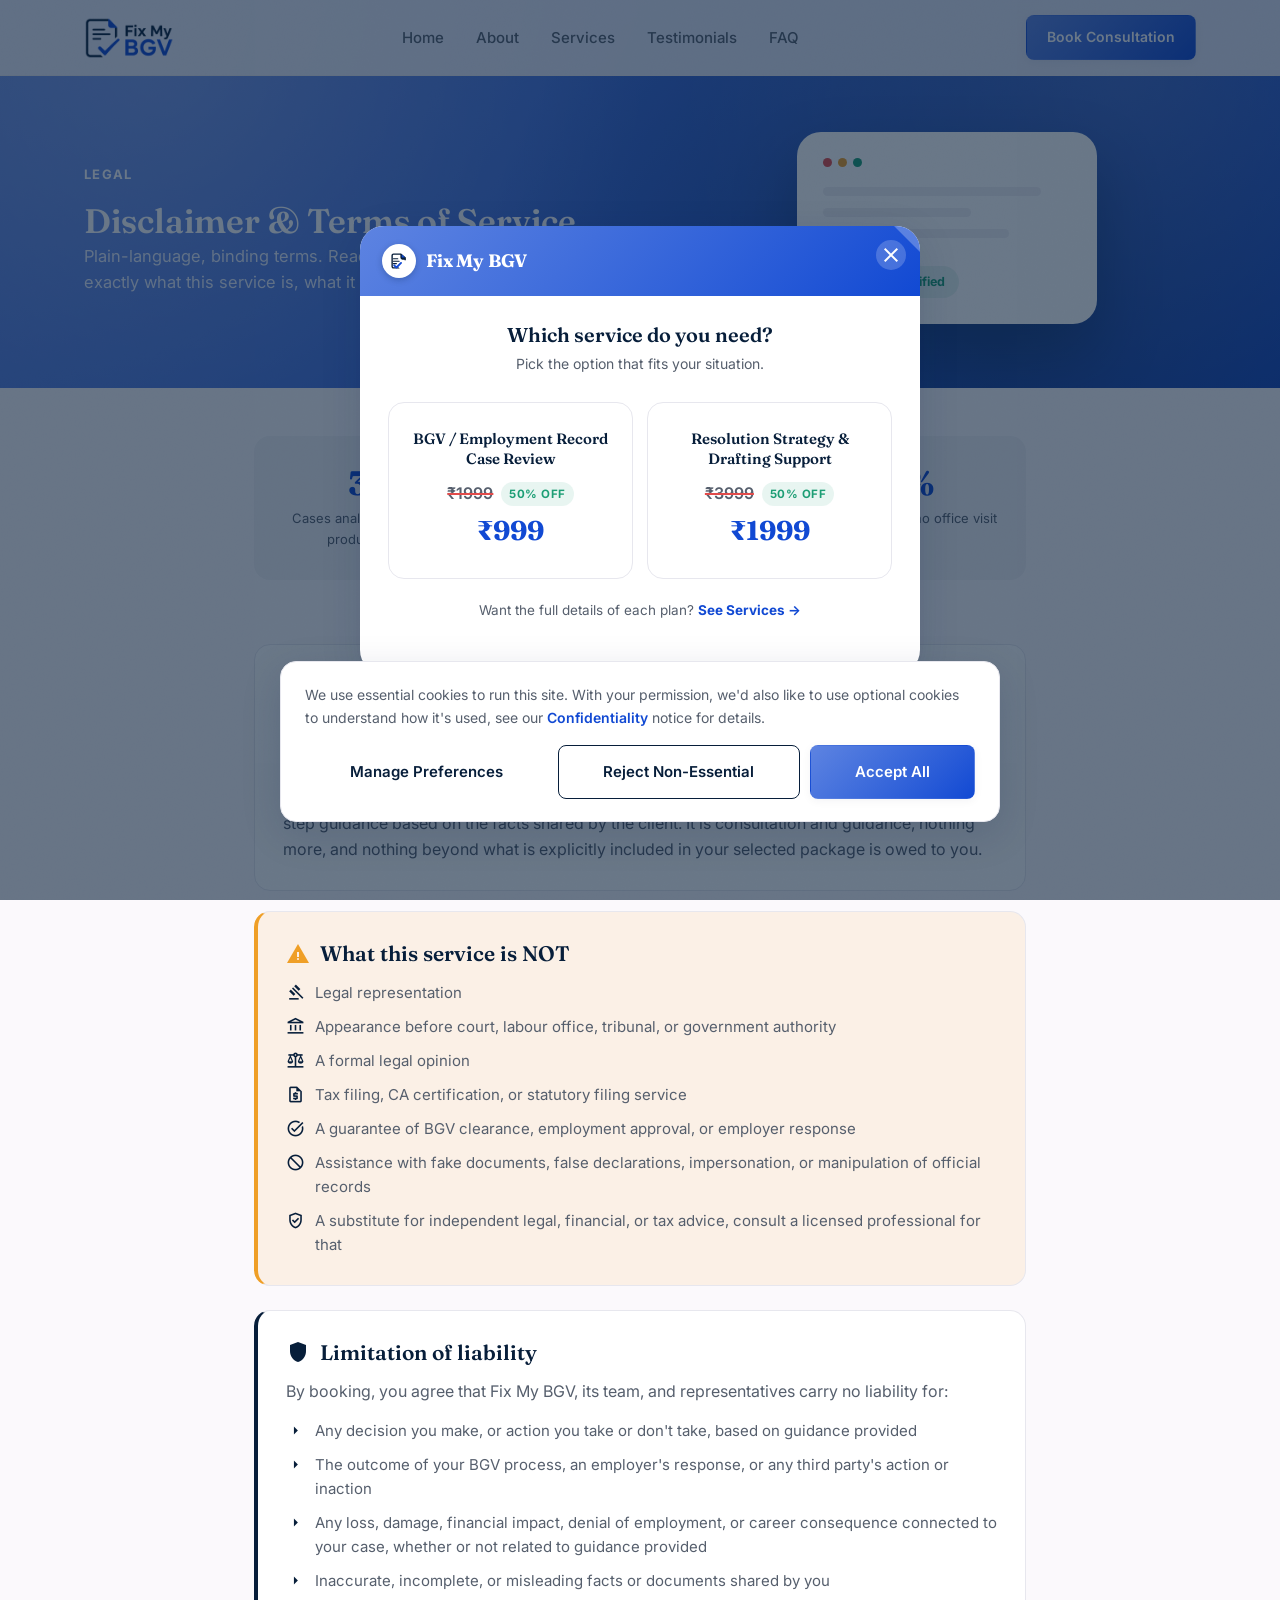
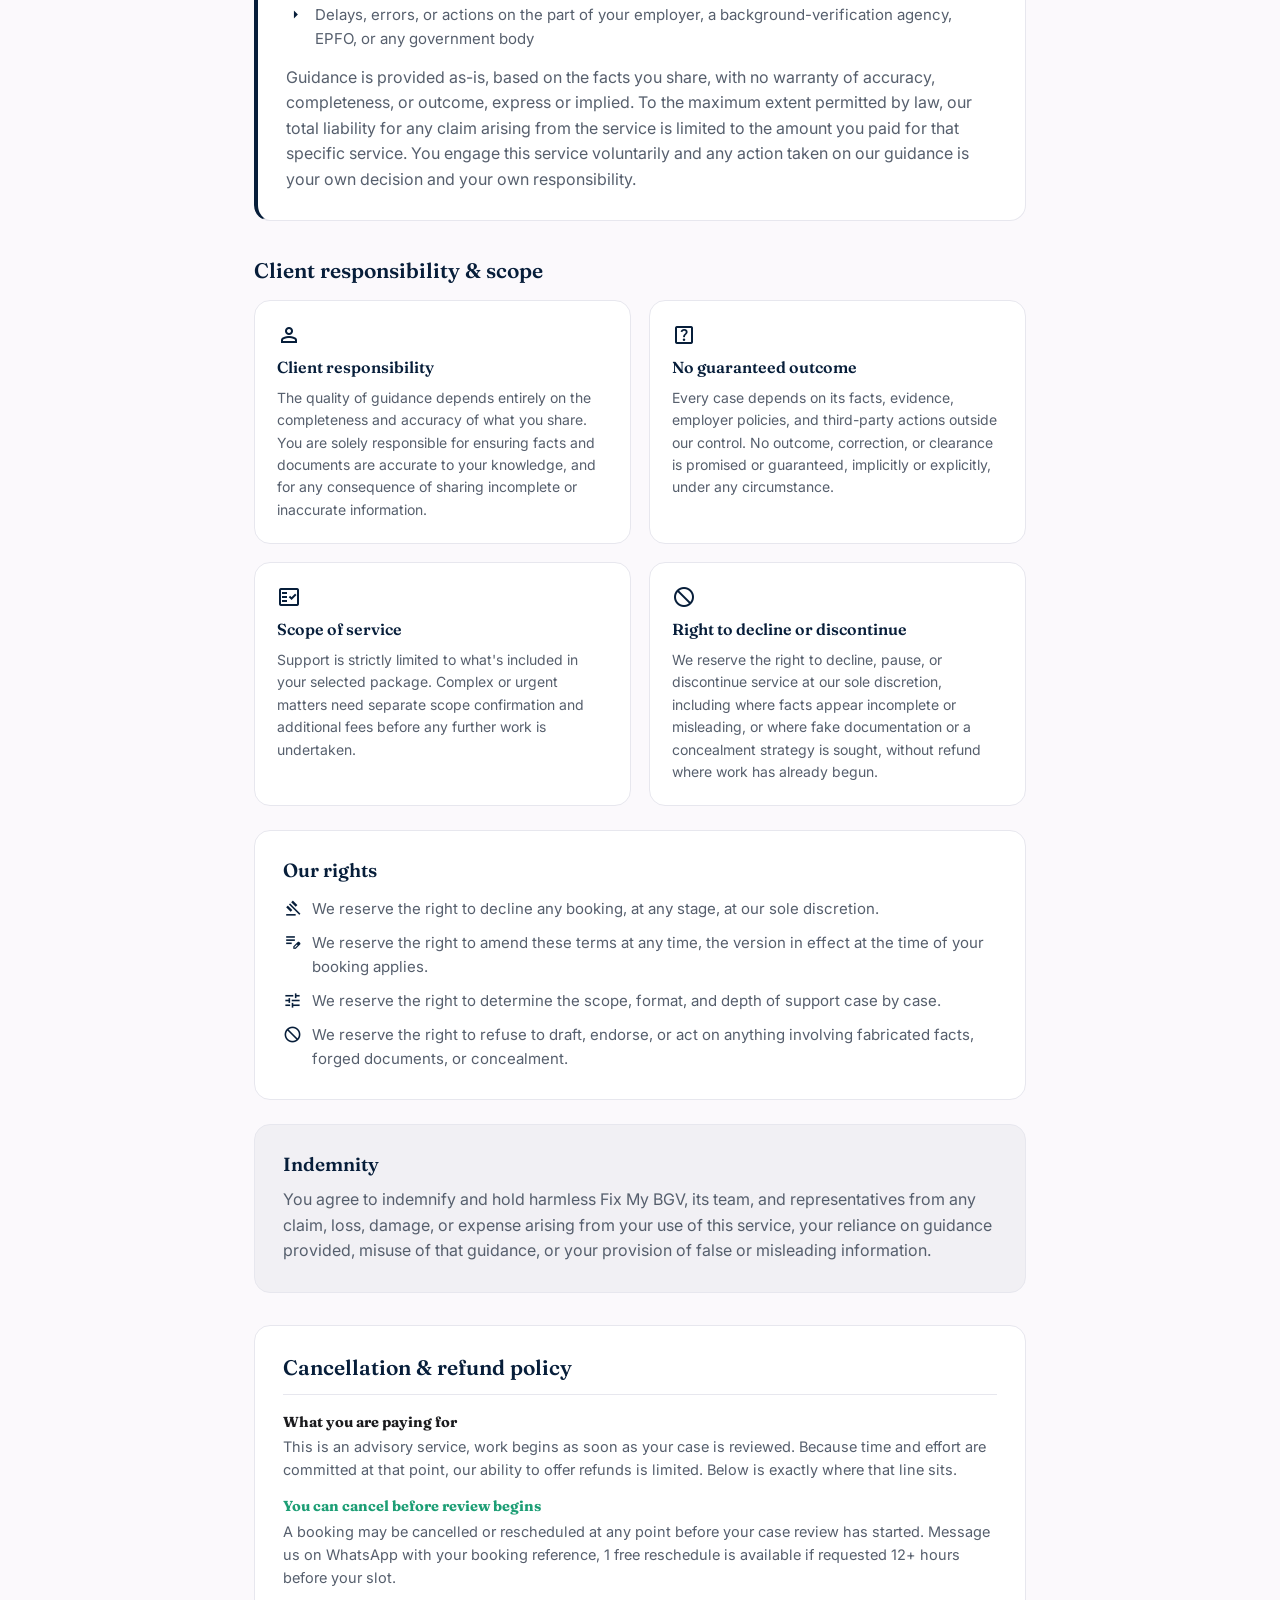
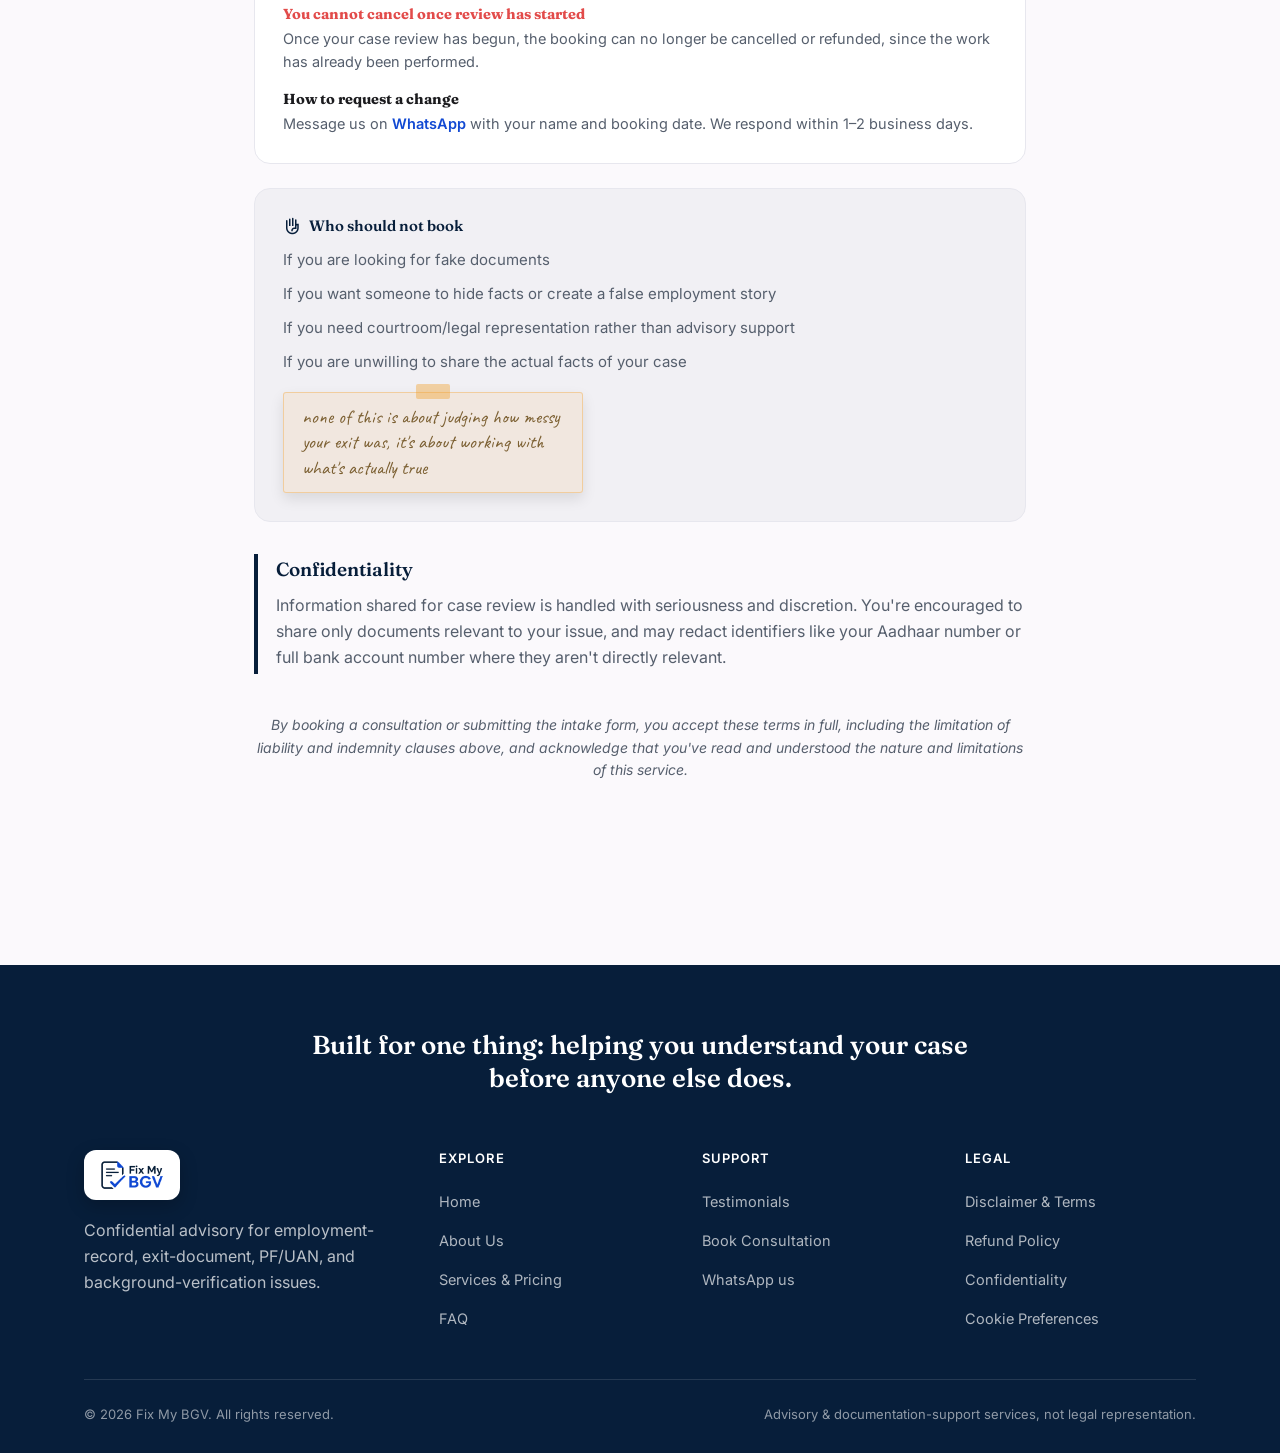
<file: disclaimer.html>
<!doctype html>
<html lang="en">
<head>
<!-- Google Tag Manager -->
<script>(function(w,d,s,l,i){w[l]=w[l]||[];w[l].push({'gtm.start':
new Date().getTime(),event:'gtm.js'});var f=d.getElementsByTagName(s)[0],
j=d.createElement(s),dl=l!='dataLayer'?'&l='+l:'';j.async=true;j.src=
'https://www.googletagmanager.com/gtm.js?id='+i+dl;f.parentNode.insertBefore(j,f);
})(window,document,'script','dataLayer','GTM-PFVGHW4K');</script>
<!-- End Google Tag Manager -->
<meta charset="UTF-8" />
<meta name="viewport" content="width=device-width, initial-scale=1.0" />
<title>BGV Consultation Disclaimer | FixMyBGV</title>
<meta name="description" content="Read the FixMyBGV disclaimer covering BGV guidance, employment records, PF/UAN issues, consultations, limitations and outcomes of our services." />
<meta name="robots" content="index, follow" />
<link rel="canonical" href="https://fixmybgv.com/disclaimer" />
<meta property="og:type" content="website" />
<meta property="og:title" content="BGV Consultation Disclaimer | FixMyBGV" />
<meta property="og:description" content="Read the FixMyBGV disclaimer covering BGV guidance, employment records, PF/UAN issues, consultations, limitations and outcomes of our services." />
<meta property="og:url" content="https://fixmybgv.com/disclaimer" />
<meta property="og:image" content="https://fixmybgv.com/assets/img/logo-header.png" />
<link rel="icon" href="assets/img/logo-mark.svg" type="image/svg+xml" />
<link rel="preconnect" href="https://fonts.googleapis.com" />
<link rel="preconnect" href="https://fonts.gstatic.com" crossorigin />
<link href="https://fonts.googleapis.com/css2?family=Fraunces:ital,opsz,wght@0,9..144,300..700;1,9..144,400..600&family=Inter:wght@400;500;600;700&family=Caveat:wght@500;600;700&display=swap" rel="stylesheet" />
<link href="https://fonts.googleapis.com/css2?family=Material+Symbols+Outlined:wght,FILL@100..700,0..1&display=swap" rel="stylesheet" />
<link rel="stylesheet" href="assets/css/style.css" />
</head>
<body class="has-bottom-nav">
<!-- Google Tag Manager (noscript) -->
<noscript><iframe src="https://www.googletagmanager.com/ns.html?id=GTM-PFVGHW4K"
height="0" width="0" style="display:none;visibility:hidden"></iframe></noscript>
<!-- End Google Tag Manager (noscript) -->
<a class="skip-link" href="#main">Skip to content</a>

<header class="site-header">
  <div class="container">
    <a href="/" class="brand">
      <img src="assets/img/logo-header.png" alt="Fix My BGV: Clarity. Records. Confidence." width="420" height="196" />
    </a>
    <nav class="nav-desktop" aria-label="Primary">
      <a href="/" data-nav-link="/">Home</a>
      <a href="/about" data-nav-link="/about">About</a>
      <a href="/services" data-nav-link="/services">Services</a>
      <a href="/testimonials" data-nav-link="/testimonials">Testimonials</a>
      <a href="/faq" data-nav-link="/faq">FAQ</a>
    </nav>
    <div class="header-actions">
      <a href="/book" class="btn btn-primary header-book">Book Consultation</a>
      <button class="nav-toggle" aria-label="Open menu" aria-expanded="false" aria-controls="mobile-nav">
        <span class="material-symbols-outlined">menu</span>
      </button>
    </div>
  </div>
</header>

<nav class="mobile-nav" id="mobile-nav" aria-label="Mobile">
  <div class="container">
    <a href="/">Home</a>
    <a href="/about">About</a>
    <a href="/services">Services</a>
    <a href="/testimonials">Testimonials</a>
    <a href="/faq">FAQ</a>
    <a href="/book" class="btn btn-primary btn-block">Book Consultation</a>
  </div>
</nav>

<main id="main">

  <section class="page-hero is-bold">
    <div class="container page-hero-grid">
      <div class="page-hero-copy reveal">
        <div class="page-hero-badge">
          <span class="page-hero-badge-icon"><span class="material-symbols-outlined">policy</span></span>
          <span class="page-hero-badge-label">Legal</span>
        </div>
        <h1 style="font-size:34px;">Disclaimer &amp; Terms of Service</h1>
        <p style="font-size:16.5px;">Plain-language, binding terms. Read this before booking, it defines exactly what this service is, what it isn't, and where responsibility sits.</p>
      </div>
      <div class="page-hero-visual reveal">
        <div class="page-hero-card">
          <div class="page-hero-card-dots"><span></span><span></span><span></span></div>
          <div class="page-hero-card-line" style="width:88%"></div>
          <div class="page-hero-card-line" style="width:60%"></div>
          <div class="page-hero-card-line" style="width:75%"></div>
          <div class="page-hero-card-badge"><span class="material-symbols-outlined">gavel</span> Terms verified</div>
        </div>
      </div>
    </div>
  </section>

  <!-- STATS -->
  <section class="section-tight" style="padding-top:48px;">
    <div class="container-narrow">
      <div class="about-stats reveal">
        <div><div class="stat-num" data-count-to="300">300+</div><div class="stat-label">Cases analyzed across IT, BFSI, product &amp; consulting</div></div>
        <div><div class="stat-num">All of India</div><div class="stat-label">Every city served, entirely online</div></div>
        <div><div class="stat-num" data-count-to="100">100%</div><div class="stat-label">Digital &amp; confidential, no office visit required</div></div>
      </div>
    </div>
  </section>

  <section class="section legal-page" style="padding-top:8px;">
    <div class="container-narrow">

      <div class="card reveal">
        <div style="display:flex;align-items:center;gap:10px;margin-bottom:10px;">
          <span class="material-symbols-outlined icon-fill" style="color:var(--navy);">description</span>
          <h2 style="margin:0;">What this service is</h2>
        </div>
        <p style="color:var(--text-muted);">Fix My BGV provides advisory and documentation-support consultation only, intended to help Indian salaried professionals understand and navigate employment-record, exit-document, PF/UAN, and background-verification issues. This includes case review, risk assessment, documentation guidance, strategy support, drafting assistance within scope, and practical next-step guidance based on the facts shared by the client. It is consultation and guidance, nothing more, and nothing beyond what is explicitly included in your selected package is owed to you.</p>
      </div>

      <div class="card reveal" style="border-left:4px solid var(--amber);background:var(--amber-bg);">
        <div style="display:flex;align-items:center;gap:10px;margin-bottom:14px;">
          <span class="material-symbols-outlined icon-fill" style="color:var(--amber);">warning</span>
          <h2 style="margin:0;">What this service is NOT</h2>
        </div>
        <ul class="plain">
          <li><span class="material-symbols-outlined">gavel</span> Legal representation</li>
          <li><span class="material-symbols-outlined">account_balance</span> Appearance before court, labour office, tribunal, or government authority</li>
          <li><span class="material-symbols-outlined">balance</span> A formal legal opinion</li>
          <li><span class="material-symbols-outlined">request_quote</span> Tax filing, CA certification, or statutory filing service</li>
          <li><span class="material-symbols-outlined">task_alt</span> A guarantee of BGV clearance, employment approval, or employer response</li>
          <li><span class="material-symbols-outlined">block</span> Assistance with fake documents, false declarations, impersonation, or manipulation of official records</li>
          <li><span class="material-symbols-outlined">verified_user</span> A substitute for independent legal, financial, or tax advice, consult a licensed professional for that</li>
        </ul>
      </div>

      <div class="card reveal" style="border-left:4px solid var(--navy);margin-top:24px;">
        <div style="display:flex;align-items:center;gap:10px;margin-bottom:14px;">
          <span class="material-symbols-outlined icon-fill" style="color:var(--navy);">shield</span>
          <h2 style="margin:0;">Limitation of liability</h2>
        </div>
        <p style="color:var(--text-muted);margin-bottom:14px;">By booking, you agree that Fix My BGV, its team, and representatives carry no liability for:</p>
        <ul class="plain" style="margin-bottom:14px;">
          <li><span class="material-symbols-outlined">arrow_right</span> Any decision you make, or action you take or don't take, based on guidance provided</li>
          <li><span class="material-symbols-outlined">arrow_right</span> The outcome of your BGV process, an employer's response, or any third party's action or inaction</li>
          <li><span class="material-symbols-outlined">arrow_right</span> Any loss, damage, financial impact, denial of employment, or career consequence connected to your case, whether or not related to guidance provided</li>
          <li><span class="material-symbols-outlined">arrow_right</span> Inaccurate, incomplete, or misleading facts or documents shared by you</li>
          <li><span class="material-symbols-outlined">arrow_right</span> Delays, errors, or actions on the part of your employer, a background-verification agency, EPFO, or any government body</li>
        </ul>
        <p style="color:var(--text-muted);">Guidance is provided as-is, based on the facts you share, with no warranty of accuracy, completeness, or outcome, express or implied. To the maximum extent permitted by law, our total liability for any claim arising from the service is limited to the amount you paid for that specific service. You engage this service voluntarily and any action taken on our guidance is your own decision and your own responsibility.</p>
      </div>

      <h2 style="font-size:21px;margin:36px 0 16px;">Client responsibility &amp; scope</h2>
      <div class="issue-grid issue-grid-2">
        <div class="issue-card reveal">
          <span class="material-symbols-outlined" style="color:var(--navy);">person</span>
          <h3>Client responsibility</h3>
          <p>The quality of guidance depends entirely on the completeness and accuracy of what you share. You are solely responsible for ensuring facts and documents are accurate to your knowledge, and for any consequence of sharing incomplete or inaccurate information.</p>
        </div>
        <div class="issue-card reveal">
          <span class="material-symbols-outlined" style="color:var(--navy);">help_center</span>
          <h3>No guaranteed outcome</h3>
          <p>Every case depends on its facts, evidence, employer policies, and third-party actions outside our control. No outcome, correction, or clearance is promised or guaranteed, implicitly or explicitly, under any circumstance.</p>
        </div>
        <div class="issue-card reveal">
          <span class="material-symbols-outlined" style="color:var(--navy);">fact_check</span>
          <h3>Scope of service</h3>
          <p>Support is strictly limited to what's included in your selected package. Complex or urgent matters need separate scope confirmation and additional fees before any further work is undertaken.</p>
        </div>
        <div class="issue-card reveal">
          <span class="material-symbols-outlined" style="color:var(--navy);">do_not_disturb</span>
          <h3>Right to decline or discontinue</h3>
          <p>We reserve the right to decline, pause, or discontinue service at our sole discretion, including where facts appear incomplete or misleading, or where fake documentation or a concealment strategy is sought, without refund where work has already begun.</p>
        </div>
      </div>

      <div class="card reveal" style="margin-top:24px;">
        <h2 style="font-size:19px;margin-bottom:14px;">Our rights</h2>
        <ul class="plain">
          <li><span class="material-symbols-outlined">gavel</span> We reserve the right to decline any booking, at any stage, at our sole discretion.</li>
          <li><span class="material-symbols-outlined">edit_note</span> We reserve the right to amend these terms at any time, the version in effect at the time of your booking applies.</li>
          <li><span class="material-symbols-outlined">tune</span> We reserve the right to determine the scope, format, and depth of support case by case.</li>
          <li><span class="material-symbols-outlined">block</span> We reserve the right to refuse to draft, endorse, or act on anything involving fabricated facts, forged documents, or concealment.</li>
        </ul>
      </div>

      <div class="card reveal" style="margin-top:24px;background:var(--surface-alt);">
        <h2 style="font-size:19px;margin-bottom:10px;">Indemnity</h2>
        <p style="color:var(--text-muted);">You agree to indemnify and hold harmless Fix My BGV, its team, and representatives from any claim, loss, damage, or expense arising from your use of this service, your reliance on guidance provided, misuse of that guidance, or your provision of false or misleading information.</p>
      </div>

      <div class="card reveal" id="refund" style="margin-top:32px;scroll-margin-top:100px;">
        <h2 style="border-bottom:1px solid var(--border);padding-bottom:14px;margin-bottom:18px;">Cancellation &amp; refund policy</h2>
        <div style="display:flex;flex-direction:column;gap:16px;">
          <div>
            <h3 style="font-size:14.5px;color:var(--text);font-weight:700;margin-bottom:4px;">What you are paying for</h3>
            <p style="color:var(--text-muted);font-size:14.5px;">This is an advisory service, work begins as soon as your case is reviewed. Because time and effort are committed at that point, our ability to offer refunds is limited. Below is exactly where that line sits.</p>
          </div>
          <div>
            <h3 style="font-size:14.5px;color:var(--green);font-weight:700;margin-bottom:4px;">You can cancel before review begins</h3>
            <p style="color:var(--text-muted);font-size:14.5px;">A booking may be cancelled or rescheduled at any point before your case review has started. Message us on WhatsApp with your booking reference, 1 free reschedule is available if requested 12+ hours before your slot.</p>
          </div>
          <div>
            <h3 style="font-size:14.5px;color:var(--red);font-weight:700;margin-bottom:4px;">You cannot cancel once review has started</h3>
            <p style="color:var(--text-muted);font-size:14.5px;">Once your case review has begun, the booking can no longer be cancelled or refunded, since the work has already been performed.</p>
          </div>
          <div>
            <h3 style="font-size:14.5px;color:var(--text);font-weight:700;margin-bottom:4px;">How to request a change</h3>
            <p style="color:var(--text-muted);font-size:14.5px;">Message us on <a href="#" data-whatsapp="Hi, I'd like to cancel or reschedule my booking." style="color:var(--blue);font-weight:600;">WhatsApp</a> with your name and booking date. We respond within 1–2 business days.</p>
          </div>
        </div>
      </div>

      <div class="card reveal" style="margin-top:24px;background:var(--surface-alt);">
        <h2 style="font-size:15px;display:flex;align-items:center;gap:8px;">
          <span class="material-symbols-outlined" style="font-size:18px;">front_hand</span> Who should not book
        </h2>
        <ul class="plain" style="margin-top:10px;">
          <li>If you are looking for fake documents</li>
          <li>If you want someone to hide facts or create a false employment story</li>
          <li>If you need courtroom/legal representation rather than advisory support</li>
          <li>If you are unwilling to share the actual facts of your case</li>
        </ul>
        <div class="margin-note" style="margin-bottom:0;">none of this is about judging how messy your exit was, it's about working with what's actually true</div>
      </div>

      <div class="reveal" id="confidentiality" style="border-left:4px solid var(--navy);padding:4px 0 4px 18px;margin-top:32px;scroll-margin-top:100px;">
        <h2 style="font-size:19px;">Confidentiality</h2>
        <p style="color:var(--text-muted);">Information shared for case review is handled with seriousness and discretion. You're encouraged to share only documents relevant to your issue, and may redact identifiers like your Aadhaar number or full bank account number where they aren't directly relevant.</p>
      </div>

      <p class="text-center reveal" style="font-style:italic;color:var(--text-muted);font-size:14px;margin-top:40px;">By booking a consultation or submitting the intake form, you accept these terms in full, including the limitation of liability and indemnity clauses above, and acknowledge that you've read and understood the nature and limitations of this service.</p>

    </div>
  </section>

</main>

<footer class="site-footer">
  <div class="container">
    <div class="footer-top"><h2>Built for one thing: helping you understand your case before anyone else does.</h2></div>
    <div class="footer-grid">
      <div>
        <div class="footer-brand"><span class="footer-logo-chip"><img src="assets/img/logo-header.png" alt="Fix My BGV" width="420" height="196" /></span></div>
        <p>Confidential advisory for employment-record, exit-document, PF/UAN, and background-verification issues.</p>
      </div>
      <div class="footer-col">
        <h4>Explore</h4>
        <a href="/">Home</a>
        <a href="/about">About Us</a>
        <a href="/services">Services &amp; Pricing</a>
        <a href="/faq">FAQ</a>
      </div>
      <div class="footer-col">
        <h4>Support</h4>
        <a href="/testimonials">Testimonials</a>
        <a href="/book">Book Consultation</a>
        <a href="#" data-whatsapp="Hi, I'd like to ask about Fix My BGV services.">WhatsApp us</a>
      </div>
      <div class="footer-col">
        <h4>Legal</h4>
        <a href="/disclaimer">Disclaimer &amp; Terms</a>
        <a href="/disclaimer#refund">Refund Policy</a>
        <a href="/disclaimer#confidentiality">Confidentiality</a>
        <button type="button" class="footer-cookie-btn" data-cookie-preferences>Cookie Preferences</button>
      </div>
    </div>
    <div class="footer-bottom">
      <span>© 2026 Fix My BGV. All rights reserved.</span>
      <span>Advisory &amp; documentation-support services, not legal representation.</span>
    </div>
  </div>
</footer>

<a class="whatsapp-fab" href="#" data-whatsapp="Hi, I'd like to ask about Fix My BGV services." aria-label="Chat on WhatsApp">
  <span class="whatsapp-fab-ring" aria-hidden="true"></span>
  <svg class="whatsapp-icon" viewBox="0 0 24 24" fill="currentColor" aria-hidden="true"><path d="M17.47 14.38c-.3-.15-1.76-.87-2.03-.97-.27-.1-.47-.15-.67.15-.2.3-.77.97-.94 1.16-.17.2-.35.22-.64.08-.3-.15-1.26-.46-2.39-1.48-.88-.79-1.48-1.76-1.65-2.06-.17-.3-.02-.46.13-.61.13-.13.3-.35.44-.52.15-.17.2-.3.3-.5.1-.2.05-.37-.02-.52-.08-.15-.67-1.61-.92-2.21-.24-.58-.49-.5-.67-.51-.17-.01-.37-.01-.57-.01-.2 0-.52.07-.79.37-.27.3-1.04 1.02-1.04 2.48 0 1.46 1.07 2.88 1.21 3.07.15.2 2.1 3.2 5.08 4.49.71.31 1.26.49 1.69.62.71.23 1.36.2 1.87.12.57-.09 1.76-.72 2.01-1.41.25-.7.25-1.29.17-1.42-.07-.12-.27-.2-.57-.35z"/><path d="M20.52 3.45C18.24 1.16 15.2 0 11.97 0 5.4 0 .06 5.35.06 11.92c0 2.1.55 4.14 1.6 5.94L0 24l6.34-1.65a11.9 11.9 0 0 0 5.7 1.45h.01c6.56 0 11.91-5.34 11.91-11.92 0-3.19-1.24-6.19-3.44-8.43zm-8.55 18.32h-.01a9.9 9.9 0 0 1-5.02-1.37l-.36-.21-3.74.98.99-3.63-.23-.37a9.87 9.87 0 0 1-1.52-5.25c0-5.46 4.44-9.9 9.9-9.9 2.64 0 5.13 1.03 6.99 2.9a9.82 9.82 0 0 1 2.9 6.99c0 5.46-4.45 9.86-9.9 9.86z"/></svg>
</a>
<button class="back-to-top" aria-label="Back to top"><span class="material-symbols-outlined">arrow_upward</span></button>

<nav class="bottom-nav" aria-label="Mobile bottom nav">
  <a href="/" data-nav-link="/"><span class="material-symbols-outlined">home</span>Home</a>
  <a href="/services" data-nav-link="/services"><span class="material-symbols-outlined">assignment</span>Services</a>
  <a href="/faq" data-nav-link="/faq"><span class="material-symbols-outlined">help</span>FAQ</a>
  <a href="/book" data-nav-link="/book"><span class="material-symbols-outlined">edit_calendar</span>Book</a>
</nav>

<script src="assets/js/main.js" defer></script>
</body>
</html>
</file>
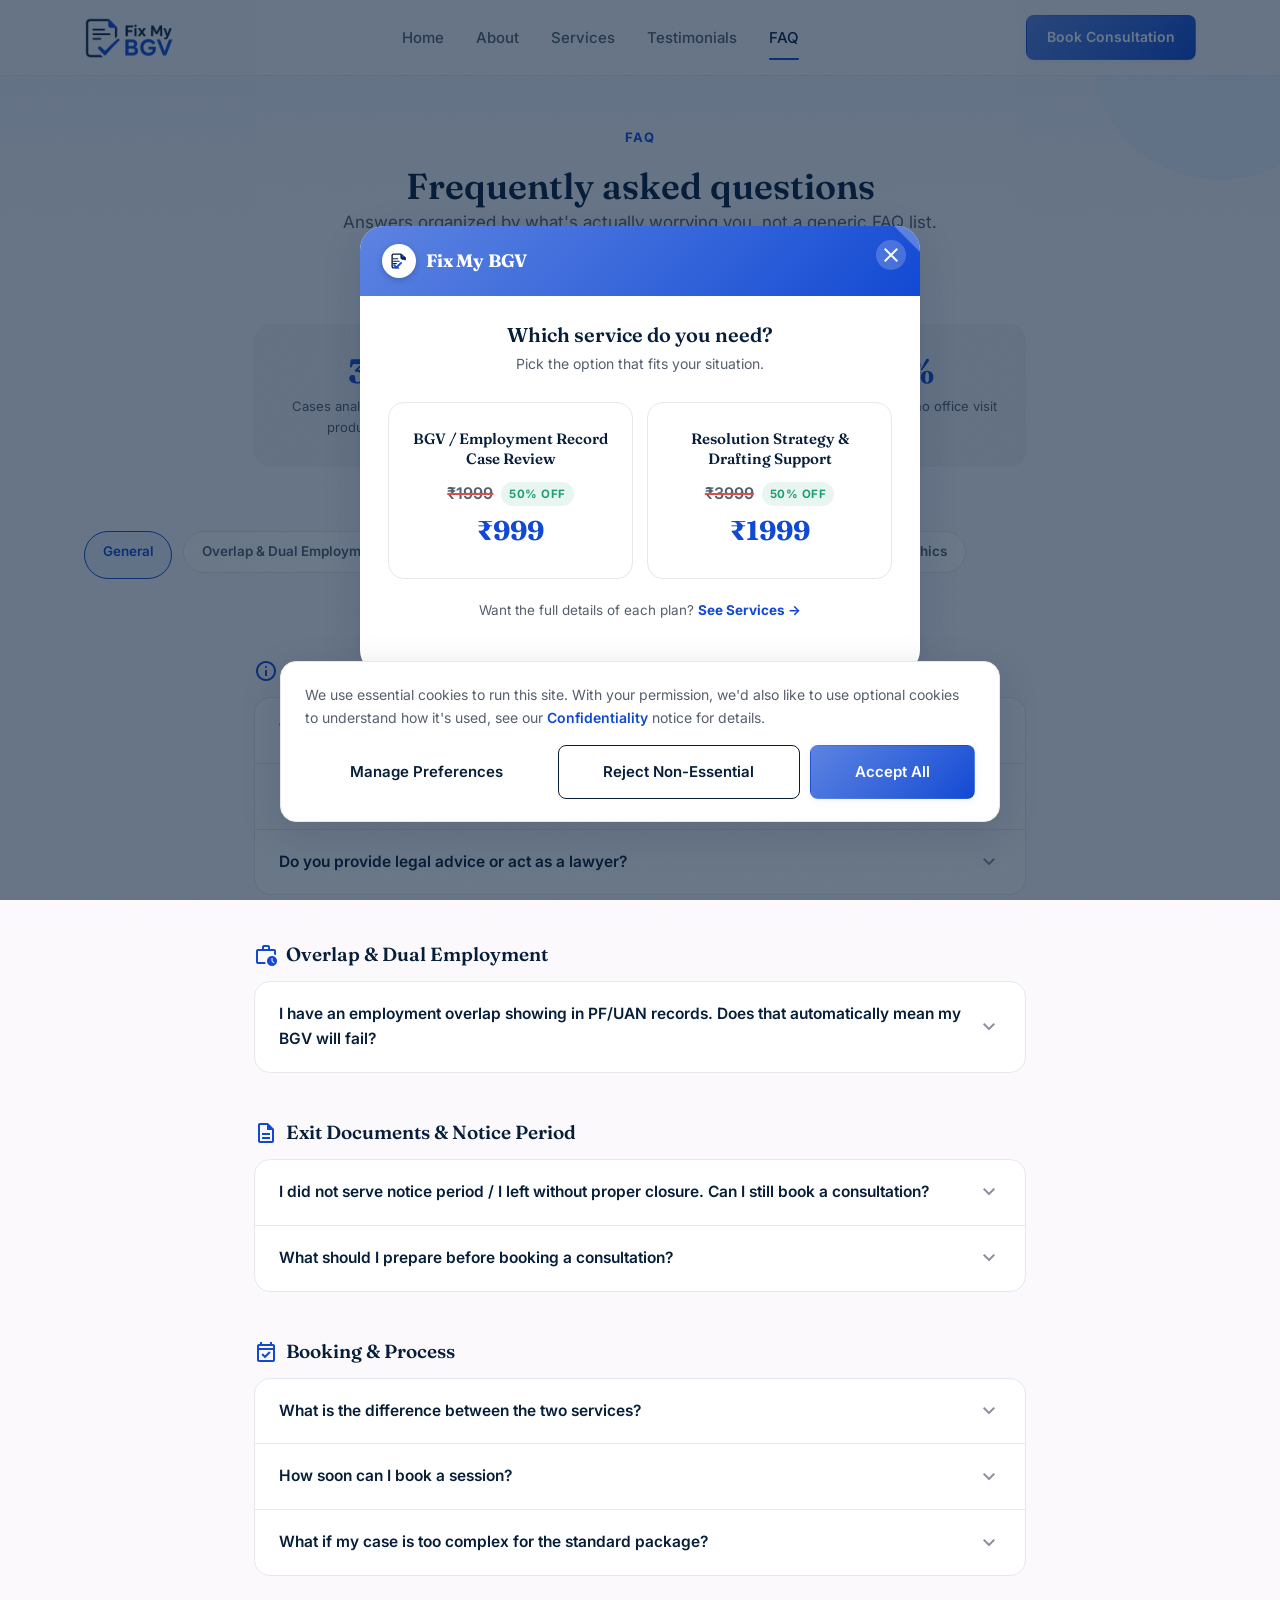
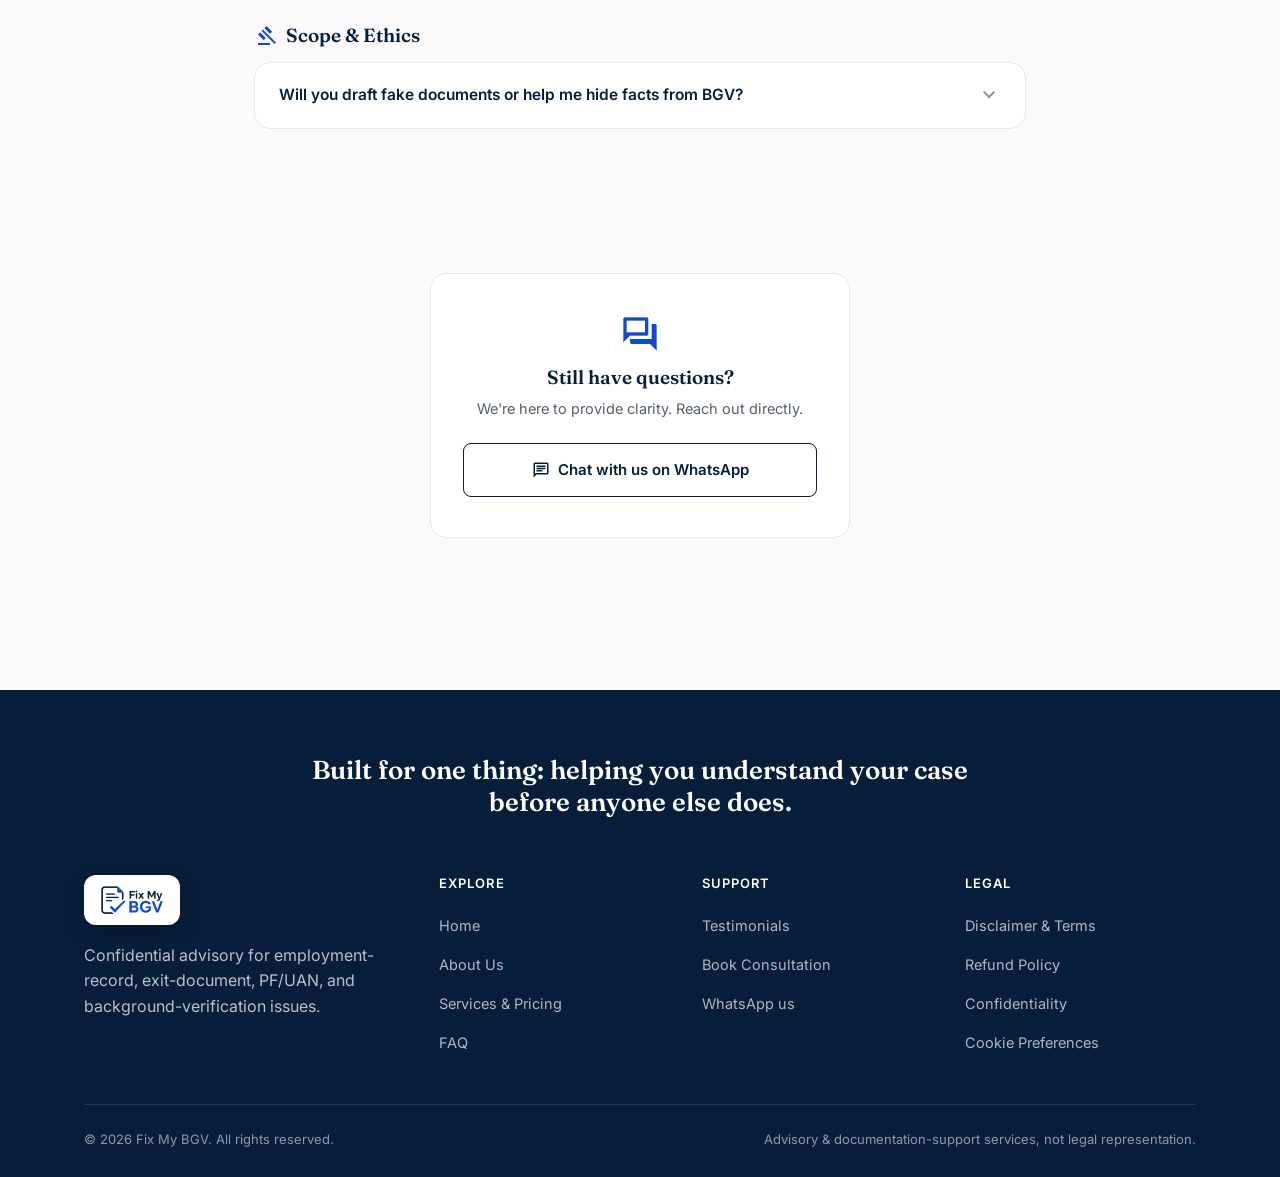
<file: faq.html>
<!doctype html>
<html lang="en">
<head>
<!-- Google Tag Manager -->
<script>(function(w,d,s,l,i){w[l]=w[l]||[];w[l].push({'gtm.start':
new Date().getTime(),event:'gtm.js'});var f=d.getElementsByTagName(s)[0],
j=d.createElement(s),dl=l!='dataLayer'?'&l='+l:'';j.async=true;j.src=
'https://www.googletagmanager.com/gtm.js?id='+i+dl;f.parentNode.insertBefore(j,f);
})(window,document,'script','dataLayer','GTM-PFVGHW4K');</script>
<!-- End Google Tag Manager -->
<meta charset="UTF-8" />
<meta name="viewport" content="width=device-width, initial-scale=1.0" />
<title>BGV FAQ | PF Overlap, Employment History & Verification</title>
<meta name="description" content="Find answers to common questions about BGV verification, PF/UAN overlap, employment history mismatches, dual employment and background verification issues." />
<meta name="robots" content="index, follow" />
<link rel="canonical" href="https://fixmybgv.com/faq" />
<meta property="og:type" content="website" />
<meta property="og:title" content="BGV FAQ | PF Overlap, Employment History & Verification" />
<meta property="og:description" content="Find answers to common questions about BGV verification, PF/UAN overlap, employment history mismatches, dual employment and background verification issues." />
<meta property="og:url" content="https://fixmybgv.com/faq" />
<meta property="og:image" content="https://fixmybgv.com/assets/img/logo-header.png" />
<link rel="icon" href="assets/img/logo-mark.svg" type="image/svg+xml" />
<link rel="preconnect" href="https://fonts.googleapis.com" />
<link rel="preconnect" href="https://fonts.gstatic.com" crossorigin />
<link href="https://fonts.googleapis.com/css2?family=Fraunces:ital,opsz,wght@0,9..144,300..700;1,9..144,400..600&family=Inter:wght@400;500;600;700&family=Caveat:wght@500;600;700&display=swap" rel="stylesheet" />
<link href="https://fonts.googleapis.com/css2?family=Material+Symbols+Outlined:wght,FILL@100..700,0..1&display=swap" rel="stylesheet" />
<link rel="stylesheet" href="assets/css/style.css" />
<script type="application/ld+json">
{
  "@context": "https://schema.org",
  "@type": "FAQPage",
  "mainEntity": [
    { "@type": "Question", "name": "What kind of issues do you help with?", "acceptedAnswer": { "@type": "Answer", "text": "This service is focused on employment-record, exit-document, PF/UAN, and BGV-related issues affecting Indian salaried professionals. Common cases include employment overlap, missing relieving letters, resignation disputes, notice-period complications, PF or service-history mismatches, unclear company-created PF entries, Form 26AS/AIS confusion, and general BGV risk assessment." } },
    { "@type": "Question", "name": "Do you guarantee that my BGV will be cleared?", "acceptedAnswer": { "@type": "Answer", "text": "No. No ethical advisory service can guarantee a BGV outcome, employer action, or a final decision by a company, background-verification agency, or authority. This service does provide a structured review of your case, a practical assessment of the issue, guidance on the likely risk points, and support in preparing a sensible response or resolution strategy based on the facts and documents available." } },
    { "@type": "Question", "name": "Do you provide legal advice or act as a lawyer?", "acceptedAnswer": { "@type": "Answer", "text": "No. This is not a legal representation service, law firm, or court/authority appearance service. The support here is advisory, focused on employment-record analysis, practical case guidance, document strategy, and drafting support within scope. If a matter needs formal legal representation, an advocate-drafted notice, or litigation support, you may need to consult a qualified lawyer." } },
    { "@type": "Question", "name": "I have an employment overlap showing in PF/UAN records. Does that automatically mean my BGV will fail?", "acceptedAnswer": { "@type": "Answer", "text": "Not necessarily. The significance of an overlap depends on the facts of the case, for example, whether there was actual dual employment, whether it is an employer-side record issue, whether dates were updated incorrectly, whether salary/PF records match the employment story, and how the future employer or BGV agency interprets the record. A case review can help assess the likely risk more realistically." } },
    { "@type": "Question", "name": "I did not serve notice period / I left without proper closure. Can I still book a consultation?", "acceptedAnswer": { "@type": "Answer", "text": "Yes. Many people seek guidance precisely because their exit wasn't clean or the documentation wasn't completed properly. The consultation exists to understand the facts of your case, identify the likely risk points, and discuss the most practical next steps based on your available records and circumstances." } },
    { "@type": "Question", "name": "What should I prepare before booking a consultation?", "acceptedAnswer": { "@type": "Answer", "text": "You do not need every document ready, but it helps if you can gather whatever is available: employment timeline with company names and dates, resignation email/communication trail, relieving letter/experience letter/exit-related emails, PF/UAN screenshots or service-history details, payslips/salary proof if relevant, BGV query email or offer-stage concern if any, and any written communication from the employer related to exit, notice period, or dispute." } },
    { "@type": "Question", "name": "What is the difference between the two services?", "acceptedAnswer": { "@type": "Answer", "text": "BGV / Employment Record Case Review is for people who first want to understand the issue, assess the likely risk, and know what next steps make sense. Resolution Strategy & Drafting Support is for people who need structured help actually moving the matter forward through declarations, employer communication, a labour-office draft for your own submission where appropriate, and a step-by-step resolution plan." } },
    { "@type": "Question", "name": "How soon can I book a session?", "acceptedAnswer": { "@type": "Answer", "text": "Booking timelines depend on availability. If your case involves an active joining deadline, a live BGV query, or an urgent employer response timeline, please mention that clearly in the intake form so urgency can be assessed before scheduling." } },
    { "@type": "Question", "name": "What if my case is too complex for the standard package?", "acceptedAnswer": { "@type": "Answer", "text": "Some matters involve multiple employers, actual dual-employment complications, live BGV escalation, overlapping PF and exit disputes, or a need for extensive drafting support. In such situations, custom scope and pricing may be required, mention this in your intake and we'll assess before booking." } },
    { "@type": "Question", "name": "Will you draft fake documents or help me hide facts from BGV?", "acceptedAnswer": { "@type": "Answer", "text": "No. This service does not assist with fake documentation, concealment strategy, false declarations, impersonation, or manipulation of official records. The work is limited to factual case review, documentation strategy, practical guidance, and legitimate drafting support based on your actual records and stated facts." } }
  ]
}
</script>
</head>
<body class="has-bottom-nav">
<!-- Google Tag Manager (noscript) -->
<noscript><iframe src="https://www.googletagmanager.com/ns.html?id=GTM-PFVGHW4K"
height="0" width="0" style="display:none;visibility:hidden"></iframe></noscript>
<!-- End Google Tag Manager (noscript) -->
<a class="skip-link" href="#main">Skip to content</a>

<header class="site-header">
  <div class="container">
    <a href="/" class="brand">
      <img src="assets/img/logo-header.png" alt="Fix My BGV: Clarity. Records. Confidence." width="420" height="196" />
    </a>
    <nav class="nav-desktop" aria-label="Primary">
      <a href="/" data-nav-link="/">Home</a>
      <a href="/about" data-nav-link="/about">About</a>
      <a href="/services" data-nav-link="/services">Services</a>
      <a href="/testimonials" data-nav-link="/testimonials">Testimonials</a>
      <a href="/faq" data-nav-link="/faq">FAQ</a>
    </nav>
    <div class="header-actions">
      <a href="/book" class="btn btn-primary header-book">Book Consultation</a>
      <button class="nav-toggle" aria-label="Open menu" aria-expanded="false" aria-controls="mobile-nav">
        <span class="material-symbols-outlined">menu</span>
      </button>
    </div>
  </div>
</header>

<nav class="mobile-nav" id="mobile-nav" aria-label="Mobile">
  <div class="container">
    <a href="/">Home</a>
    <a href="/about">About</a>
    <a href="/services">Services</a>
    <a href="/testimonials">Testimonials</a>
    <a href="/faq">FAQ</a>
    <a href="/book" class="btn btn-primary btn-block">Book Consultation</a>
  </div>
</nav>

<main id="main">

  <section class="page-hero">
    <div class="container-narrow text-center reveal">
      <div class="page-hero-badge">
        <span class="page-hero-badge-icon"><span class="material-symbols-outlined">help</span></span>
        <span class="page-hero-badge-label">FAQ</span>
      </div>
      <h1 style="font-size:36px;">Frequently asked questions</h1>
      <p style="color:var(--text-muted);font-size:17px;">Answers organized by what's actually worrying you, not a generic FAQ list.</p>
    </div>
  </section>

  <!-- STATS -->
  <section class="section-tight" style="padding-top:48px;">
    <div class="container-narrow">
      <div class="about-stats reveal">
        <div><div class="stat-num" data-count-to="300">300+</div><div class="stat-label">Cases analyzed across IT, BFSI, product &amp; consulting</div></div>
        <div><div class="stat-num">All of India</div><div class="stat-label">Every city served, entirely online</div></div>
        <div><div class="stat-num" data-count-to="100">100%</div><div class="stat-label">Digital &amp; confidential, no office visit required</div></div>
      </div>
    </div>
  </section>

  <section class="section-tight" style="padding-top:8px;">
    <div class="container">
      <div class="chip-row reveal" data-chip-group>
        <button class="filter-chip active" data-chip-target="grp-general">General</button>
        <button class="filter-chip" data-chip-target="grp-overlap">Overlap &amp; Dual Employment</button>
        <button class="filter-chip" data-chip-target="grp-exit">Exit Documents &amp; Notice Period</button>
        <button class="filter-chip" data-chip-target="grp-booking">Booking &amp; Process</button>
        <button class="filter-chip" data-chip-target="grp-scope">Scope &amp; Ethics</button>
      </div>
    </div>
  </section>

  <section class="section" style="padding-top:24px;">
    <div class="container-narrow" style="display:flex;flex-direction:column;gap:48px;">

      <div id="grp-general" class="reveal">
        <h2 style="font-size:19px;display:flex;align-items:center;gap:8px;margin-bottom:14px;">
          <span class="material-symbols-outlined" style="color:var(--blue);">info</span> General
        </h2>
        <div class="accordion" data-accordion-group>
          <div class="accordion-item">
            <button class="accordion-trigger" aria-expanded="false">What kind of issues do you help with? <span class="material-symbols-outlined">expand_more</span></button>
            <div class="accordion-panel"><div class="accordion-panel-inner">This service is focused on employment-record, exit-document, PF/UAN, and BGV-related issues affecting Indian salaried professionals. Common cases include employment overlap, missing relieving letters, resignation disputes, notice-period complications, PF or service-history mismatches, unclear company-created PF entries, Form 26AS/AIS confusion, and general BGV risk assessment.</div></div>
          </div>
          <div class="accordion-item">
            <button class="accordion-trigger" aria-expanded="false">Do you guarantee that my BGV will be cleared? <span class="material-symbols-outlined">expand_more</span></button>
            <div class="accordion-panel"><div class="accordion-panel-inner">No. No ethical advisory service can guarantee a BGV outcome, employer action, or a final decision by a company, background-verification agency, or authority. This service does provide a structured review of your case, a practical assessment of the issue, guidance on the likely risk points, and support in preparing a sensible response or resolution strategy based on the facts and documents available.</div></div>
          </div>
          <div class="accordion-item">
            <button class="accordion-trigger" aria-expanded="false">Do you provide legal advice or act as a lawyer? <span class="material-symbols-outlined">expand_more</span></button>
            <div class="accordion-panel"><div class="accordion-panel-inner">No. This is not a legal representation service, law firm, or court/authority appearance service. The support here is advisory, focused on employment-record analysis, practical case guidance, document strategy, and drafting support within scope. If a matter needs formal legal representation, an advocate-drafted notice, or litigation support, you may need to consult a qualified lawyer.</div></div>
          </div>
        </div>
      </div>

      <div id="grp-overlap" class="reveal">
        <h2 style="font-size:19px;display:flex;align-items:center;gap:8px;margin-bottom:14px;">
          <span class="material-symbols-outlined" style="color:var(--blue);">work_history</span> Overlap &amp; Dual Employment
        </h2>
        <div class="accordion" data-accordion-group>
          <div class="accordion-item">
            <button class="accordion-trigger" aria-expanded="false">I have an employment overlap showing in PF/UAN records. Does that automatically mean my BGV will fail? <span class="material-symbols-outlined">expand_more</span></button>
            <div class="accordion-panel"><div class="accordion-panel-inner">
              <p>Not necessarily. The significance of an overlap depends on the facts of the case, for example, whether there was actual dual employment, whether it is an employer-side record issue, whether dates were updated incorrectly, whether salary/PF records match the employment story, and how the future employer or BGV agency interprets the record.</p>
              <div class="badge badge-amber" style="margin-top:12px;"><span class="badge-dot"></span>Most overlap cases fall into "Needs clarification," not "Needs active resolution."</div>
              <p style="margin-top:12px;">A case review can help assess the likely risk more realistically.</p>
              <div class="margin-note">this is the one people worry about most at 2am, and it's usually explainable</div>
            </div></div>
          </div>
        </div>
      </div>

      <div id="grp-exit" class="reveal">
        <h2 style="font-size:19px;display:flex;align-items:center;gap:8px;margin-bottom:14px;">
          <span class="material-symbols-outlined" style="color:var(--blue);">description</span> Exit Documents &amp; Notice Period
        </h2>
        <div class="accordion" data-accordion-group>
          <div class="accordion-item">
            <button class="accordion-trigger" aria-expanded="false">I did not serve notice period / I left without proper closure. Can I still book a consultation? <span class="material-symbols-outlined">expand_more</span></button>
            <div class="accordion-panel"><div class="accordion-panel-inner">Yes. Many people seek guidance precisely because their exit wasn't clean or the documentation wasn't completed properly. The consultation exists to understand the facts of your case, identify the likely risk points, and discuss the most practical next steps based on your available records and circumstances.</div></div>
          </div>
          <div class="accordion-item">
            <button class="accordion-trigger" aria-expanded="false">What should I prepare before booking a consultation? <span class="material-symbols-outlined">expand_more</span></button>
            <div class="accordion-panel"><div class="accordion-panel-inner">
              <p>You do not need every document ready, but it helps if you can gather whatever is available from the following:</p>
              <ul>
                <li>Employment timeline with company names and dates</li>
                <li>Resignation email / communication trail</li>
                <li>Relieving letter / experience letter / exit-related emails</li>
                <li>PF/UAN screenshots or service-history details</li>
                <li>Payslips / salary proof if relevant</li>
                <li>BGV query email or offer-stage concern, if any</li>
                <li>Any written communication from the employer related to exit, notice period, or dispute</li>
              </ul>
            </div></div>
          </div>
        </div>
      </div>

      <div id="grp-booking" class="reveal">
        <h2 style="font-size:19px;display:flex;align-items:center;gap:8px;margin-bottom:14px;">
          <span class="material-symbols-outlined" style="color:var(--blue);">event_available</span> Booking &amp; Process
        </h2>
        <div class="accordion" data-accordion-group>
          <div class="accordion-item">
            <button class="accordion-trigger" aria-expanded="false">What is the difference between the two services? <span class="material-symbols-outlined">expand_more</span></button>
            <div class="accordion-panel"><div class="accordion-panel-inner">
              <p><strong style="color:var(--navy);">BGV / Employment Record Case Review</strong>, for people who first want to understand the issue, assess the likely risk, and know what next steps make sense.</p>
              <p style="margin-top:8px;"><strong style="color:var(--navy);">Resolution Strategy &amp; Drafting Support</strong>, for people who need structured help actually moving the matter forward through declarations, employer communication, labour-office draft (for your own submission, where appropriate), and a step-by-step resolution plan.</p>
            </div></div>
          </div>
          <div class="accordion-item">
            <button class="accordion-trigger" aria-expanded="false">How soon can I book a session? <span class="material-symbols-outlined">expand_more</span></button>
            <div class="accordion-panel"><div class="accordion-panel-inner">Booking timelines depend on availability. If your case involves an active joining deadline, a live BGV query, or an urgent employer response timeline, please mention that clearly in the intake form so urgency can be assessed before scheduling.</div></div>
          </div>
          <div class="accordion-item">
            <button class="accordion-trigger" aria-expanded="false">What if my case is too complex for the standard package? <span class="material-symbols-outlined">expand_more</span></button>
            <div class="accordion-panel"><div class="accordion-panel-inner">Some matters involve multiple employers, actual dual-employment complications, live BGV escalation, overlapping PF and exit disputes, or a need for extensive drafting support. In such situations, custom scope and pricing may be required, mention this in your intake and we'll assess before booking.</div></div>
          </div>
        </div>
      </div>

      <div id="grp-scope" class="reveal">
        <h2 style="font-size:19px;display:flex;align-items:center;gap:8px;margin-bottom:14px;">
          <span class="material-symbols-outlined" style="color:var(--blue);">gavel</span> Scope &amp; Ethics
        </h2>
        <div class="accordion" data-accordion-group>
          <div class="accordion-item">
            <button class="accordion-trigger" aria-expanded="false">Will you draft fake documents or help me hide facts from BGV? <span class="material-symbols-outlined">expand_more</span></button>
            <div class="accordion-panel"><div class="accordion-panel-inner">No. This service does not assist with fake documentation, concealment strategy, false declarations, impersonation, or manipulation of official records. The work is limited to factual case review, documentation strategy, practical guidance, and legitimate drafting support based on your actual records and stated facts.</div></div>
          </div>
        </div>
      </div>

    </div>
  </section>

  <!-- STILL HAVE QUESTIONS -->
  <section class="section-tight">
    <div class="container-narrow text-center">
      <div class="card reveal" style="max-width:420px;margin:0 auto;padding:40px 32px;">
        <span class="material-symbols-outlined" style="font-size:40px;color:var(--blue);">forum</span>
        <h3 style="font-size:19px;margin:12px 0 8px;">Still have questions?</h3>
        <p style="color:var(--text-muted);font-size:14.5px;margin-bottom:22px;">We're here to provide clarity. Reach out directly.</p>
        <a href="#" data-whatsapp="Hi Fix My BGV, I have a quick question before booking." class="btn btn-outline btn-block">
          <span class="material-symbols-outlined" style="font-size:18px;">chat</span> Chat with us on WhatsApp
        </a>
      </div>
    </div>
  </section>

</main>

<footer class="site-footer">
  <div class="container">
    <div class="footer-top"><h2>Built for one thing: helping you understand your case before anyone else does.</h2></div>
    <div class="footer-grid">
      <div>
        <div class="footer-brand"><span class="footer-logo-chip"><img src="assets/img/logo-header.png" alt="Fix My BGV" width="420" height="196" /></span></div>
        <p>Confidential advisory for employment-record, exit-document, PF/UAN, and background-verification issues.</p>
      </div>
      <div class="footer-col">
        <h4>Explore</h4>
        <a href="/">Home</a>
        <a href="/about">About Us</a>
        <a href="/services">Services &amp; Pricing</a>
        <a href="/faq">FAQ</a>
      </div>
      <div class="footer-col">
        <h4>Support</h4>
        <a href="/testimonials">Testimonials</a>
        <a href="/book">Book Consultation</a>
        <a href="#" data-whatsapp="Hi, I'd like to ask about Fix My BGV services.">WhatsApp us</a>
      </div>
      <div class="footer-col">
        <h4>Legal</h4>
        <a href="/disclaimer">Disclaimer &amp; Terms</a>
        <a href="/disclaimer#refund">Refund Policy</a>
        <a href="/disclaimer#confidentiality">Confidentiality</a>
        <button type="button" class="footer-cookie-btn" data-cookie-preferences>Cookie Preferences</button>
      </div>
    </div>
    <div class="footer-bottom">
      <span>© 2026 Fix My BGV. All rights reserved.</span>
      <span>Advisory &amp; documentation-support services, not legal representation.</span>
    </div>
  </div>
</footer>

<a class="whatsapp-fab" href="#" data-whatsapp="Hi, I'd like to ask about Fix My BGV services." aria-label="Chat on WhatsApp">
  <span class="whatsapp-fab-ring" aria-hidden="true"></span>
  <svg class="whatsapp-icon" viewBox="0 0 24 24" fill="currentColor" aria-hidden="true"><path d="M17.47 14.38c-.3-.15-1.76-.87-2.03-.97-.27-.1-.47-.15-.67.15-.2.3-.77.97-.94 1.16-.17.2-.35.22-.64.08-.3-.15-1.26-.46-2.39-1.48-.88-.79-1.48-1.76-1.65-2.06-.17-.3-.02-.46.13-.61.13-.13.3-.35.44-.52.15-.17.2-.3.3-.5.1-.2.05-.37-.02-.52-.08-.15-.67-1.61-.92-2.21-.24-.58-.49-.5-.67-.51-.17-.01-.37-.01-.57-.01-.2 0-.52.07-.79.37-.27.3-1.04 1.02-1.04 2.48 0 1.46 1.07 2.88 1.21 3.07.15.2 2.1 3.2 5.08 4.49.71.31 1.26.49 1.69.62.71.23 1.36.2 1.87.12.57-.09 1.76-.72 2.01-1.41.25-.7.25-1.29.17-1.42-.07-.12-.27-.2-.57-.35z"/><path d="M20.52 3.45C18.24 1.16 15.2 0 11.97 0 5.4 0 .06 5.35.06 11.92c0 2.1.55 4.14 1.6 5.94L0 24l6.34-1.65a11.9 11.9 0 0 0 5.7 1.45h.01c6.56 0 11.91-5.34 11.91-11.92 0-3.19-1.24-6.19-3.44-8.43zm-8.55 18.32h-.01a9.9 9.9 0 0 1-5.02-1.37l-.36-.21-3.74.98.99-3.63-.23-.37a9.87 9.87 0 0 1-1.52-5.25c0-5.46 4.44-9.9 9.9-9.9 2.64 0 5.13 1.03 6.99 2.9a9.82 9.82 0 0 1 2.9 6.99c0 5.46-4.45 9.86-9.9 9.86z"/></svg>
</a>
<button class="back-to-top" aria-label="Back to top"><span class="material-symbols-outlined">arrow_upward</span></button>

<nav class="bottom-nav" aria-label="Mobile bottom nav">
  <a href="/" data-nav-link="/"><span class="material-symbols-outlined">home</span>Home</a>
  <a href="/services" data-nav-link="/services"><span class="material-symbols-outlined">assignment</span>Services</a>
  <a href="/faq" data-nav-link="/faq"><span class="material-symbols-outlined">help</span>FAQ</a>
  <a href="/book" data-nav-link="/book"><span class="material-symbols-outlined">edit_calendar</span>Book</a>
</nav>

<script src="assets/js/main.js" defer></script>
</body>
</html>
</file>
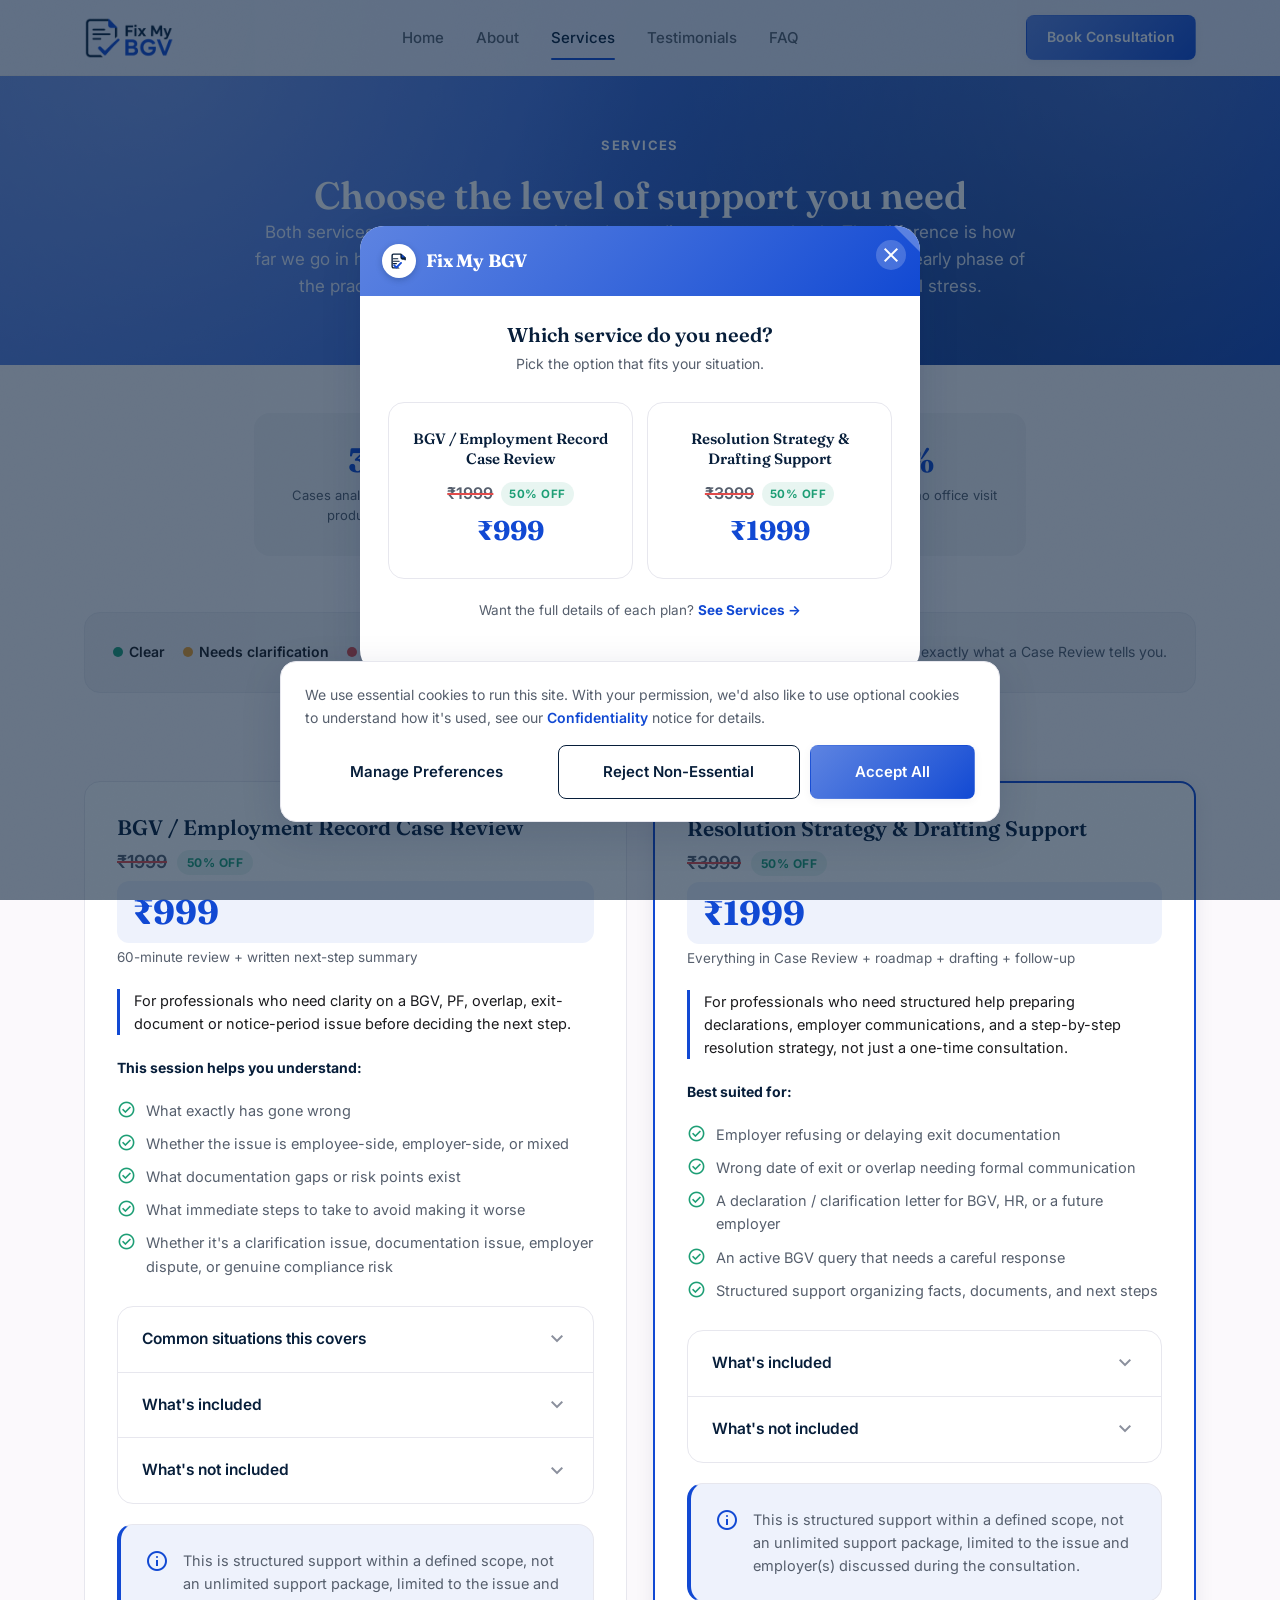
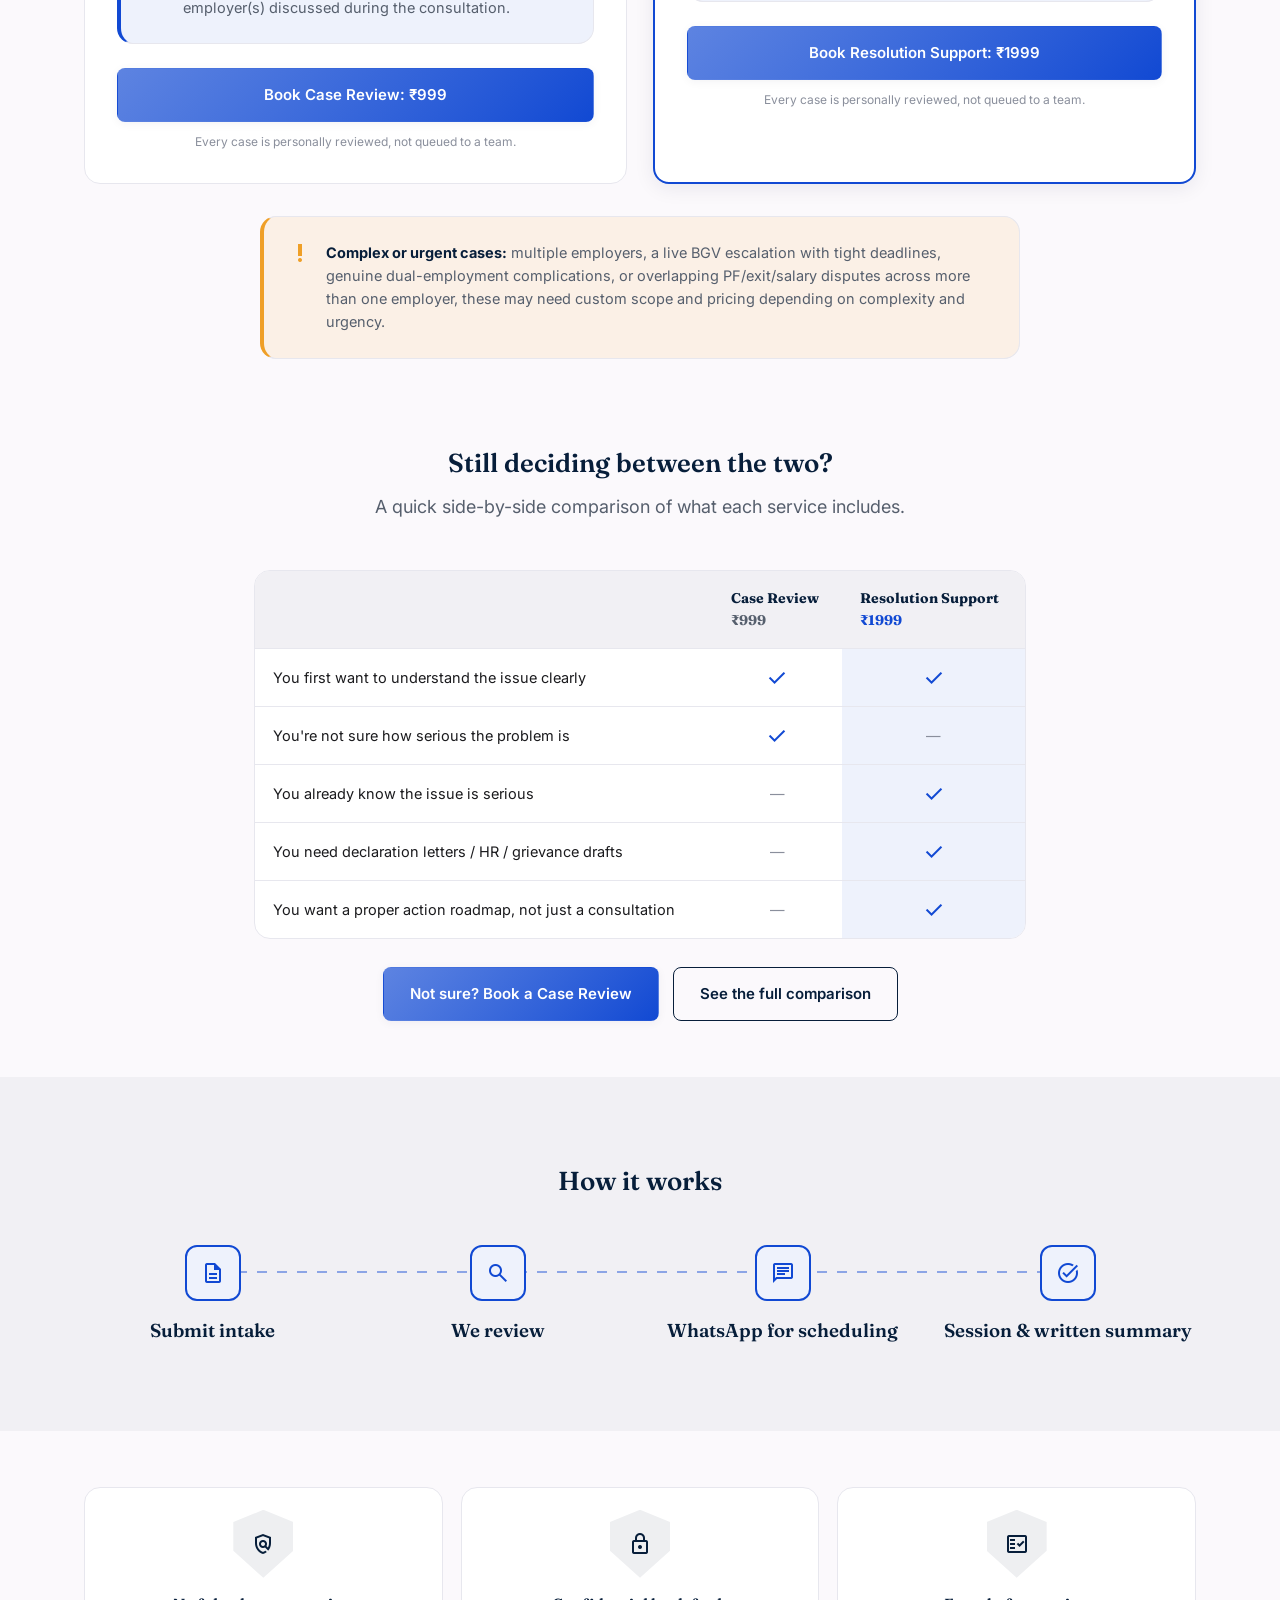
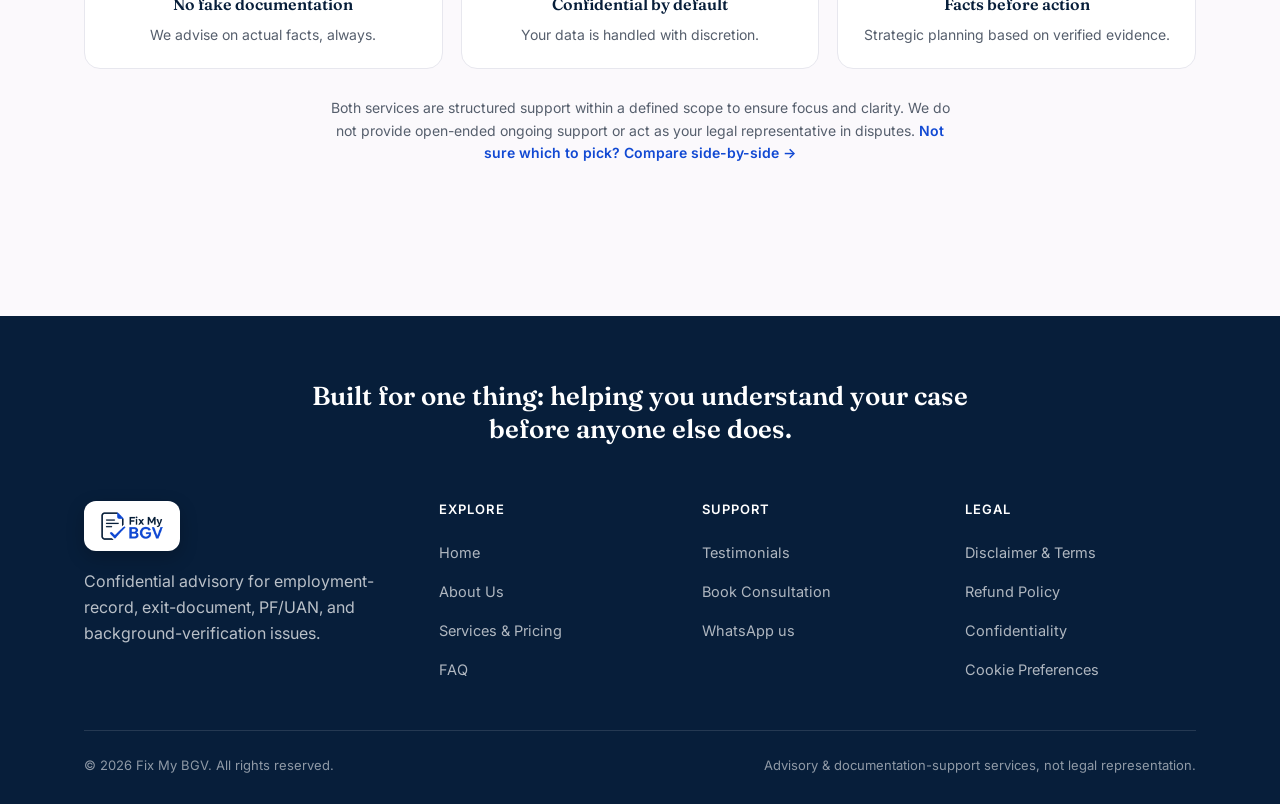
<file: services.html>
<!doctype html>
<html lang="en">
<head>
<!-- Google Tag Manager -->
<script>(function(w,d,s,l,i){w[l]=w[l]||[];w[l].push({'gtm.start':
new Date().getTime(),event:'gtm.js'});var f=d.getElementsByTagName(s)[0],
j=d.createElement(s),dl=l!='dataLayer'?'&l='+l:'';j.async=true;j.src=
'https://www.googletagmanager.com/gtm.js?id='+i+dl;f.parentNode.insertBefore(j,f);
})(window,document,'script','dataLayer','GTM-PFVGHW4K');</script>
<!-- End Google Tag Manager -->
<meta charset="UTF-8" />
<meta name="viewport" content="width=device-width, initial-scale=1.0" />
<title>BGV Services | PF Overlap & Employment Record Issues</title>
<meta name="description" content="Explore FixMyBGV services for PF/UAN overlap, employment overlap, dual-employment concerns, BGV discrepancies and employment record mismatches." />
<meta name="robots" content="index, follow" />
<link rel="canonical" href="https://fixmybgv.com/services" />
<meta property="og:type" content="website" />
<meta property="og:title" content="BGV Services | PF Overlap & Employment Record Issues" />
<meta property="og:description" content="Explore FixMyBGV services for PF/UAN overlap, employment overlap, dual-employment concerns, BGV discrepancies and employment record mismatches." />
<meta property="og:url" content="https://fixmybgv.com/services" />
<meta property="og:image" content="https://fixmybgv.com/assets/img/logo-header.png" />
<link rel="icon" href="assets/img/logo-mark.svg" type="image/svg+xml" />
<link rel="preconnect" href="https://fonts.googleapis.com" />
<link rel="preconnect" href="https://fonts.gstatic.com" crossorigin />
<link href="https://fonts.googleapis.com/css2?family=Fraunces:ital,opsz,wght@0,9..144,300..700;1,9..144,400..600&family=Inter:wght@400;500;600;700&family=Caveat:wght@500;600;700&display=swap" rel="stylesheet" />
<link href="https://fonts.googleapis.com/css2?family=Material+Symbols+Outlined:wght,FILL@100..700,0..1&display=swap" rel="stylesheet" />
<link rel="stylesheet" href="assets/css/style.css" />
<script type="application/ld+json">
{
  "@context": "https://schema.org",
  "@type": "Service",
  "serviceType": "BGV / Employment Record Case Review",
  "provider": { "@type": "Organization", "name": "Fix My BGV", "url": "https://fixmybgv.com/" },
  "areaServed": "IN",
  "description": "60-minute review and written next-step summary for employment-record, PF/UAN, exit-document or notice-period concerns.",
  "offers": {
    "@type": "Offer",
    "price": "999",
    "priceCurrency": "INR",
    "url": "https://fixmybgv.com/book?service=review"
  }
}
</script>
<script type="application/ld+json">
{
  "@context": "https://schema.org",
  "@type": "Service",
  "serviceType": "Resolution Strategy & Drafting Support",
  "provider": { "@type": "Organization", "name": "Fix My BGV", "url": "https://fixmybgv.com/" },
  "areaServed": "IN",
  "description": "Resolution roadmap, drafting support and follow-up for employment-record and BGV matters that need structured help moving forward.",
  "offers": {
    "@type": "Offer",
    "price": "1999",
    "priceCurrency": "INR",
    "url": "https://fixmybgv.com/book?service=strategy"
  }
}
</script>
</head>
<body class="has-bottom-nav">
<!-- Google Tag Manager (noscript) -->
<noscript><iframe src="https://www.googletagmanager.com/ns.html?id=GTM-PFVGHW4K"
height="0" width="0" style="display:none;visibility:hidden"></iframe></noscript>
<!-- End Google Tag Manager (noscript) -->
<a class="skip-link" href="#main">Skip to content</a>

<header class="site-header">
  <div class="container">
    <a href="/" class="brand">
      <img src="assets/img/logo-header.png" alt="Fix My BGV: Clarity. Records. Confidence." width="420" height="196" />
    </a>
    <nav class="nav-desktop" aria-label="Primary">
      <a href="/" data-nav-link="/">Home</a>
      <a href="/about" data-nav-link="/about">About</a>
      <a href="/services" data-nav-link="/services">Services</a>
      <a href="/testimonials" data-nav-link="/testimonials">Testimonials</a>
      <a href="/faq" data-nav-link="/faq">FAQ</a>
    </nav>
    <div class="header-actions">
      <a href="/book" class="btn btn-primary header-book">Book Consultation</a>
      <button class="nav-toggle" aria-label="Open menu" aria-expanded="false" aria-controls="mobile-nav">
        <span class="material-symbols-outlined">menu</span>
      </button>
    </div>
  </div>
</header>

<nav class="mobile-nav" id="mobile-nav" aria-label="Mobile">
  <div class="container">
    <a href="/">Home</a>
    <a href="/about">About</a>
    <a href="/services">Services</a>
    <a href="/testimonials">Testimonials</a>
    <a href="/faq">FAQ</a>
    <a href="/book" class="btn btn-primary btn-block">Book Consultation</a>
  </div>
</nav>

<main id="main">

  <section class="page-hero is-bold">
    <div class="container-narrow text-center reveal">
      <div class="page-hero-badge">
        <span class="page-hero-badge-icon"><span class="material-symbols-outlined">payments</span></span>
        <span class="page-hero-badge-label">Services</span>
      </div>
      <h1 style="font-size:38px;">Choose the level of support you need</h1>
      <p style="font-size:17px;">Both services start the same way, with understanding your case clearly. The difference is how far we go in helping you act on it. Pricing stays intentionally accessible during this early phase of the practice, since many clients come to us already under career and financial stress.</p>
    </div>
  </section>

  <!-- STATS -->
  <section class="section-tight" style="padding-top:48px;">
    <div class="container-narrow">
      <div class="about-stats reveal">
        <div><div class="stat-num" data-count-to="300">300+</div><div class="stat-label">Cases analyzed across IT, BFSI, product &amp; consulting</div></div>
        <div><div class="stat-num">All of India</div><div class="stat-label">Every city served, entirely online</div></div>
        <div><div class="stat-num" data-count-to="100">100%</div><div class="stat-label">Digital &amp; confidential, no office visit required</div></div>
      </div>
    </div>
  </section>

  <!-- SEVERITY STRIP -->
  <section class="section-tight" style="padding-top:0;">
    <div class="container">
      <div class="card reveal" style="display:flex;flex-wrap:wrap;justify-content:space-between;align-items:center;gap:16px;background:var(--surface-alt);">
        <div style="display:flex;gap:18px;flex-wrap:wrap;font-size:14px;font-weight:600;">
          <span style="display:flex;align-items:center;gap:6px;"><span style="width:10px;height:10px;border-radius:50%;background:var(--green);display:inline-block;"></span> Clear</span>
          <span style="display:flex;align-items:center;gap:6px;"><span style="width:10px;height:10px;border-radius:50%;background:var(--amber);display:inline-block;"></span> Needs clarification</span>
          <span style="display:flex;align-items:center;gap:6px;"><span style="width:10px;height:10px;border-radius:50%;background:var(--red);display:inline-block;"></span> Needs active resolution</span>
        </div>
        <p style="color:var(--text-muted);font-size:14px;margin:0;">Not sure which category you're in? That's exactly what a Case Review tells you.</p>
      </div>
    </div>
  </section>

  <!-- PRICING CARDS -->
  <section class="section" style="padding-top:32px;">
    <div class="container">
      <div class="pricing-grid">

        <!-- CARD 1 -->
        <div class="price-card reveal" id="review-card">
          <h3>BGV / Employment Record Case Review</h3>
          <div class="price-old-row"><span class="price-old">₹1999</span><span class="price-off">50% OFF</span></div>
          <div class="price-value">₹999</div>
          <div class="price-note">60-minute review + written next-step summary</div>
          <p class="price-tagline">For professionals who need clarity on a BGV, PF, overlap, exit-document or notice-period issue before deciding the next step.</p>

          <div>
            <strong style="font-size:14px;color:var(--navy);">This session helps you understand:</strong>
            <ul class="check-list">
              <li><span class="material-symbols-outlined">check_circle</span> What exactly has gone wrong</li>
              <li><span class="material-symbols-outlined">check_circle</span> Whether the issue is employee-side, employer-side, or mixed</li>
              <li><span class="material-symbols-outlined">check_circle</span> What documentation gaps or risk points exist</li>
              <li><span class="material-symbols-outlined">check_circle</span> What immediate steps to take to avoid making it worse</li>
              <li><span class="material-symbols-outlined">check_circle</span> Whether it's a clarification issue, documentation issue, employer dispute, or genuine compliance risk</li>
            </ul>
          </div>

          <div class="accordion" data-accordion-group style="margin-top:20px;box-shadow:none;">
            <div class="accordion-item">
              <button class="accordion-trigger" aria-expanded="false">Common situations this covers <span class="material-symbols-outlined">expand_more</span></button>
              <div class="accordion-panel"><div class="accordion-panel-inner">
                <ul>
                  <li>Employment overlap / service overlap showing in records</li>
                  <li>Dual-employment suspicion or moonlighting concern</li>
                  <li>Missing relieving letter / experience letter / exit documents</li>
                  <li>PF contribution or UAN service history showing confusing entries</li>
                  <li>Company-created PF or employment records without proper joining/salary clarity</li>
                  <li>Wrong date of exit / non-updated exit records</li>
                  <li>Notice-period dispute, resignation non-acceptance, or absconding-related concerns</li>
                  <li>Form 26AS / AIS / salary trail confusion affecting employment history</li>
                  <li>An active offer where you want to assess verification risk before proceeding</li>
                </ul>
              </div></div>
            </div>
            <div class="accordion-item">
              <button class="accordion-trigger" aria-expanded="false">What's included <span class="material-symbols-outlined">expand_more</span></button>
              <div class="accordion-panel"><div class="accordion-panel-inner">
                <ul>
                  <li>1:1 consultation call (up to 60 minutes)</li>
                  <li>Pre-call case intake so the discussion is focused</li>
                  <li>Review of key documents/screenshots before the call</li>
                  <li>Case diagnosis: issue identification, risk assessment, likely problem areas, recommended next steps</li>
                  <li>Post-call written summary with key issue points, suggested action path, and what to collect or preserve</li>
                </ul>
              </div></div>
            </div>
            <div class="accordion-item">
              <button class="accordion-trigger" aria-expanded="false">What's not included <span class="material-symbols-outlined">expand_more</span></button>
              <div class="accordion-panel"><div class="accordion-panel-inner">
                <ul>
                  <li>Drafting of declaration letters, HR emails, or labour-office applications</li>
                  <li>Ongoing WhatsApp support beyond the review</li>
                  <li>Follow-up review of multiple developments after the call</li>
                  <li>Legal representation, court filing, or appearance before any authority</li>
                  <li>Tax filing, CA certification, or statutory filing services</li>
                </ul>
              </div></div>
            </div>
          </div>

          <div class="callout callout-info" style="margin-top:20px;">
            <span class="material-symbols-outlined">info</span>
            <p>This is structured support within a defined scope, not an unlimited support package, limited to the issue and employer(s) discussed during the consultation.</p>
          </div>

          <a href="/book?service=review" class="btn btn-primary btn-block" style="margin-top:24px;">Book Case Review: ₹999</a>
          <p class="text-center" style="font-size:12px;color:var(--text-faint);margin-top:10px;">Every case is personally reviewed, not queued to a team.</p>
        </div>

        <!-- CARD 2 -->
        <div class="price-card featured reveal" id="resolution-card">
          <span class="tag">More support</span>
          <h3>Resolution Strategy &amp; Drafting Support</h3>
          <div class="price-old-row"><span class="price-old">₹3999</span><span class="price-off">50% OFF</span></div>
          <div class="price-value">₹1999</div>
          <div class="price-note">Everything in Case Review + roadmap + drafting + follow-up</div>
          <p class="price-tagline">For professionals who need structured help preparing declarations, employer communications, and a step-by-step resolution strategy, not just a one-time consultation.</p>

          <div>
            <strong style="font-size:14px;color:var(--navy);">Best suited for:</strong>
            <ul class="check-list">
              <li><span class="material-symbols-outlined">check_circle</span> Employer refusing or delaying exit documentation</li>
              <li><span class="material-symbols-outlined">check_circle</span> Wrong date of exit or overlap needing formal communication</li>
              <li><span class="material-symbols-outlined">check_circle</span> A declaration / clarification letter for BGV, HR, or a future employer</li>
              <li><span class="material-symbols-outlined">check_circle</span> An active BGV query that needs a careful response</li>
              <li><span class="material-symbols-outlined">check_circle</span> Structured support organizing facts, documents, and next steps</li>
            </ul>
          </div>

          <div class="accordion" data-accordion-group style="margin-top:20px;box-shadow:none;">
            <div class="accordion-item">
              <button class="accordion-trigger" aria-expanded="false">What's included <span class="material-symbols-outlined">expand_more</span></button>
              <div class="accordion-panel"><div class="accordion-panel-inner">
                <ul>
                  <li>Initial case review and strategy call</li>
                  <li>Detailed resolution roadmap, what to do first, second, third; where (not) to escalate; what evidence to use at each stage</li>
                  <li>Drafting support for up to 2 documents/representations: declaration letter, HR/employer email, labour-office complaint draft (for your own submission), BGV explanation note, or escalation summary</li>
                  <li>1 follow-up review call (30 min) after your first action/response/development</li>
                  <li>Limited support window of up to 7 days for reasonable clarifications</li>
                  <li>Review of one employer/HR/BGV response received during the support window</li>
                </ul>
              </div></div>
            </div>
            <div class="accordion-item">
              <button class="accordion-trigger" aria-expanded="false">What's not included <span class="material-symbols-outlined">expand_more</span></button>
              <div class="accordion-panel"><div class="accordion-panel-inner">
                <ul>
                  <li>Unlimited follow-up for weeks or months</li>
                  <li>Drafting more than 2 documents, or unlimited redrafting</li>
                  <li>Legal notice drafting by an advocate</li>
                  <li>Court, tribunal, or labour authority representation</li>
                  <li>Unlimited WhatsApp support or "urgent same-day" turnaround unless separately agreed</li>
                  <li>Tax/ITR filing, CA certification, or statutory correction work</li>
                  <li>Assistance with fake documentation, concealment strategy, or manipulation of official records</li>
                </ul>
              </div></div>
            </div>
          </div>

          <div class="callout callout-info" style="margin-top:20px;">
            <span class="material-symbols-outlined">info</span>
            <p>This is structured support within a defined scope, not an unlimited support package, limited to the issue and employer(s) discussed during the consultation.</p>
          </div>

          <a href="/book?service=strategy" class="btn btn-primary btn-block" style="margin-top:24px;">Book Resolution Support: ₹1999</a>
          <p class="text-center" style="font-size:12px;color:var(--text-faint);margin-top:10px;">Every case is personally reviewed, not queued to a team.</p>
        </div>

      </div>

      <div class="callout callout-warn reveal" style="max-width:760px;margin:32px auto 0;">
        <span class="material-symbols-outlined">priority_high</span>
        <p><strong style="color:var(--navy);">Complex or urgent cases:</strong> multiple employers, a live BGV escalation with tight deadlines, genuine dual-employment complications, or overlapping PF/exit/salary disputes across more than one employer, these may need custom scope and pricing depending on complexity and urgency.</p>
      </div>
    </div>
  </section>

  <!-- QUICK COMPARE -->
  <section class="section-tight" id="compare" style="padding-top:0;scroll-margin-top:100px;">
    <div class="container-narrow">
      <div class="section-head center reveal">
        <h2 style="font-size:26px;">Still deciding between the two?</h2>
        <p>A quick side-by-side comparison of what each service includes.</p>
      </div>
      <div class="compare-table-wrap">
        <table class="compare">
          <thead>
            <tr>
              <th></th>
              <th>Case Review<br /><span style="font-weight:700;color:var(--text-muted);">₹999</span></th>
              <th class="col-featured">Resolution Support<br /><span style="font-weight:700;color:var(--blue);">₹1999</span></th>
            </tr>
          </thead>
          <tbody>
            <tr class="reveal">
              <td class="feature-col">You first want to understand the issue clearly</td>
              <td class="check"><span class="material-symbols-outlined">check</span></td>
              <td class="check col-featured"><span class="material-symbols-outlined">check</span></td>
            </tr>
            <tr class="reveal">
              <td class="feature-col">You're not sure how serious the problem is</td>
              <td class="check"><span class="material-symbols-outlined">check</span></td>
              <td class="dash col-featured">—</td>
            </tr>
            <tr class="reveal">
              <td class="feature-col">You already know the issue is serious</td>
              <td class="dash">—</td>
              <td class="check col-featured"><span class="material-symbols-outlined">check</span></td>
            </tr>
            <tr class="reveal">
              <td class="feature-col">You need declaration letters / HR / grievance drafts</td>
              <td class="dash">—</td>
              <td class="check col-featured"><span class="material-symbols-outlined">check</span></td>
            </tr>
            <tr class="reveal">
              <td class="feature-col">You want a proper action roadmap, not just a consultation</td>
              <td class="dash">—</td>
              <td class="check col-featured"><span class="material-symbols-outlined">check</span></td>
            </tr>
          </tbody>
        </table>
      </div>

      <div class="compare-mobile-list">
        <div class="compare-mobile-legend">
          <div class="compare-mobile-legend-item">
            <span class="compare-mobile-legend-name">Case Review</span>
            <span class="compare-mobile-legend-price">₹999</span>
          </div>
          <div class="compare-mobile-legend-item is-featured">
            <span class="compare-mobile-legend-name">Resolution Support</span>
            <span class="compare-mobile-legend-price">₹1999</span>
          </div>
        </div>

        <div class="compare-mobile-row">
          <p class="compare-mobile-feature">You first want to understand the issue clearly</p>
          <div class="compare-mobile-badges">
            <span class="compare-mobile-badge is-yes"><span class="material-symbols-outlined">check</span> Case Review</span>
            <span class="compare-mobile-badge is-yes"><span class="material-symbols-outlined">check</span> Resolution</span>
          </div>
        </div>
        <div class="compare-mobile-row">
          <p class="compare-mobile-feature">You're not sure how serious the problem is</p>
          <div class="compare-mobile-badges">
            <span class="compare-mobile-badge is-yes"><span class="material-symbols-outlined">check</span> Case Review</span>
            <span class="compare-mobile-badge">Resolution</span>
          </div>
        </div>
        <div class="compare-mobile-row">
          <p class="compare-mobile-feature">You already know the issue is serious</p>
          <div class="compare-mobile-badges">
            <span class="compare-mobile-badge">Case Review</span>
            <span class="compare-mobile-badge is-yes"><span class="material-symbols-outlined">check</span> Resolution</span>
          </div>
        </div>
        <div class="compare-mobile-row">
          <p class="compare-mobile-feature">You need declaration letters / HR / grievance drafts</p>
          <div class="compare-mobile-badges">
            <span class="compare-mobile-badge">Case Review</span>
            <span class="compare-mobile-badge is-yes"><span class="material-symbols-outlined">check</span> Resolution</span>
          </div>
        </div>
        <div class="compare-mobile-row">
          <p class="compare-mobile-feature">You want a proper action roadmap, not just a consultation</p>
          <div class="compare-mobile-badges">
            <span class="compare-mobile-badge">Case Review</span>
            <span class="compare-mobile-badge is-yes"><span class="material-symbols-outlined">check</span> Resolution</span>
          </div>
        </div>
      </div>

      <div class="btn-row" style="justify-content:center;margin-top:28px;flex-wrap:wrap;">
        <a href="/book" class="btn btn-primary">Not sure? Book a Case Review</a>
        <a href="#compare" class="btn btn-outline">See the full comparison</a>
      </div>
    </div>
  </section>

  <!-- HOW IT WORKS STRIP -->
  <section class="section section-alt">
    <div class="container">
      <div class="section-head center reveal">
        <h2 style="font-size:26px;">How it works</h2>
      </div>
      <div class="steps-grid">
        <div class="step-item reveal">
          <div class="step-num"><span class="material-symbols-outlined">description</span></div>
          <h3>Submit intake</h3>
        </div>
        <div class="step-item reveal">
          <div class="step-num"><span class="material-symbols-outlined">search</span></div>
          <h3>We review</h3>
        </div>
        <div class="step-item reveal">
          <div class="step-num"><span class="material-symbols-outlined">chat</span></div>
          <h3>WhatsApp for scheduling</h3>
        </div>
        <div class="step-item reveal">
          <div class="step-num"><span class="material-symbols-outlined">task_alt</span></div>
          <h3>Session &amp; written summary</h3>
        </div>
      </div>
    </div>
  </section>

  <!-- TRUST BADGES -->
  <section class="section-tight">
    <div class="container">
      <div class="issue-grid issue-grid-3">
        <div class="issue-card text-center reveal" style="align-items:center;">
          <div class="badge-shield"><span class="material-symbols-outlined">policy</span></div>
          <h3>No fake documentation</h3>
          <p>We advise on actual facts, always.</p>
        </div>
        <div class="issue-card text-center reveal" style="align-items:center;">
          <div class="badge-shield"><span class="material-symbols-outlined">lock</span></div>
          <h3>Confidential by default</h3>
          <p>Your data is handled with discretion.</p>
        </div>
        <div class="issue-card text-center reveal" style="align-items:center;">
          <div class="badge-shield"><span class="material-symbols-outlined">fact_check</span></div>
          <h3>Facts before action</h3>
          <p>Strategic planning based on verified evidence.</p>
        </div>
      </div>
      <p class="text-center reveal" style="color:var(--text-muted);font-size:14px;max-width:640px;margin:28px auto 0;">Both services are structured support within a defined scope to ensure focus and clarity. We do not provide open-ended ongoing support or act as your legal representative in disputes. <a href="#compare" style="color:var(--blue);font-weight:600;">Not sure which to pick? Compare side-by-side →</a></p>
    </div>
  </section>

</main>

<footer class="site-footer">
  <div class="container">
    <div class="footer-top"><h2>Built for one thing: helping you understand your case before anyone else does.</h2></div>
    <div class="footer-grid">
      <div>
        <div class="footer-brand"><span class="footer-logo-chip"><img src="assets/img/logo-header.png" alt="Fix My BGV" width="420" height="196" /></span></div>
        <p>Confidential advisory for employment-record, exit-document, PF/UAN, and background-verification issues.</p>
      </div>
      <div class="footer-col">
        <h4>Explore</h4>
        <a href="/">Home</a>
        <a href="/about">About Us</a>
        <a href="/services">Services &amp; Pricing</a>
        <a href="/faq">FAQ</a>
      </div>
      <div class="footer-col">
        <h4>Support</h4>
        <a href="/testimonials">Testimonials</a>
        <a href="/book">Book Consultation</a>
        <a href="#" data-whatsapp="Hi, I'd like to ask about Fix My BGV services.">WhatsApp us</a>
      </div>
      <div class="footer-col">
        <h4>Legal</h4>
        <a href="/disclaimer">Disclaimer &amp; Terms</a>
        <a href="/disclaimer#refund">Refund Policy</a>
        <a href="/disclaimer#confidentiality">Confidentiality</a>
        <button type="button" class="footer-cookie-btn" data-cookie-preferences>Cookie Preferences</button>
      </div>
    </div>
    <div class="footer-bottom">
      <span>© 2026 Fix My BGV. All rights reserved.</span>
      <span>Advisory &amp; documentation-support services, not legal representation.</span>
    </div>
  </div>
</footer>

<a class="whatsapp-fab" href="#" data-whatsapp="Hi, I'd like to ask about Fix My BGV services." aria-label="Chat on WhatsApp">
  <span class="whatsapp-fab-ring" aria-hidden="true"></span>
  <svg class="whatsapp-icon" viewBox="0 0 24 24" fill="currentColor" aria-hidden="true"><path d="M17.47 14.38c-.3-.15-1.76-.87-2.03-.97-.27-.1-.47-.15-.67.15-.2.3-.77.97-.94 1.16-.17.2-.35.22-.64.08-.3-.15-1.26-.46-2.39-1.48-.88-.79-1.48-1.76-1.65-2.06-.17-.3-.02-.46.13-.61.13-.13.3-.35.44-.52.15-.17.2-.3.3-.5.1-.2.05-.37-.02-.52-.08-.15-.67-1.61-.92-2.21-.24-.58-.49-.5-.67-.51-.17-.01-.37-.01-.57-.01-.2 0-.52.07-.79.37-.27.3-1.04 1.02-1.04 2.48 0 1.46 1.07 2.88 1.21 3.07.15.2 2.1 3.2 5.08 4.49.71.31 1.26.49 1.69.62.71.23 1.36.2 1.87.12.57-.09 1.76-.72 2.01-1.41.25-.7.25-1.29.17-1.42-.07-.12-.27-.2-.57-.35z"/><path d="M20.52 3.45C18.24 1.16 15.2 0 11.97 0 5.4 0 .06 5.35.06 11.92c0 2.1.55 4.14 1.6 5.94L0 24l6.34-1.65a11.9 11.9 0 0 0 5.7 1.45h.01c6.56 0 11.91-5.34 11.91-11.92 0-3.19-1.24-6.19-3.44-8.43zm-8.55 18.32h-.01a9.9 9.9 0 0 1-5.02-1.37l-.36-.21-3.74.98.99-3.63-.23-.37a9.87 9.87 0 0 1-1.52-5.25c0-5.46 4.44-9.9 9.9-9.9 2.64 0 5.13 1.03 6.99 2.9a9.82 9.82 0 0 1 2.9 6.99c0 5.46-4.45 9.86-9.9 9.86z"/></svg>
</a>
<button class="back-to-top" aria-label="Back to top"><span class="material-symbols-outlined">arrow_upward</span></button>

<nav class="bottom-nav" aria-label="Mobile bottom nav">
  <a href="/" data-nav-link="/"><span class="material-symbols-outlined">home</span>Home</a>
  <a href="/services" data-nav-link="/services"><span class="material-symbols-outlined">assignment</span>Services</a>
  <a href="/faq" data-nav-link="/faq"><span class="material-symbols-outlined">help</span>FAQ</a>
  <a href="/book" data-nav-link="/book"><span class="material-symbols-outlined">edit_calendar</span>Book</a>
</nav>

<script src="assets/js/main.js" defer></script>
</body>
</html>
</file>
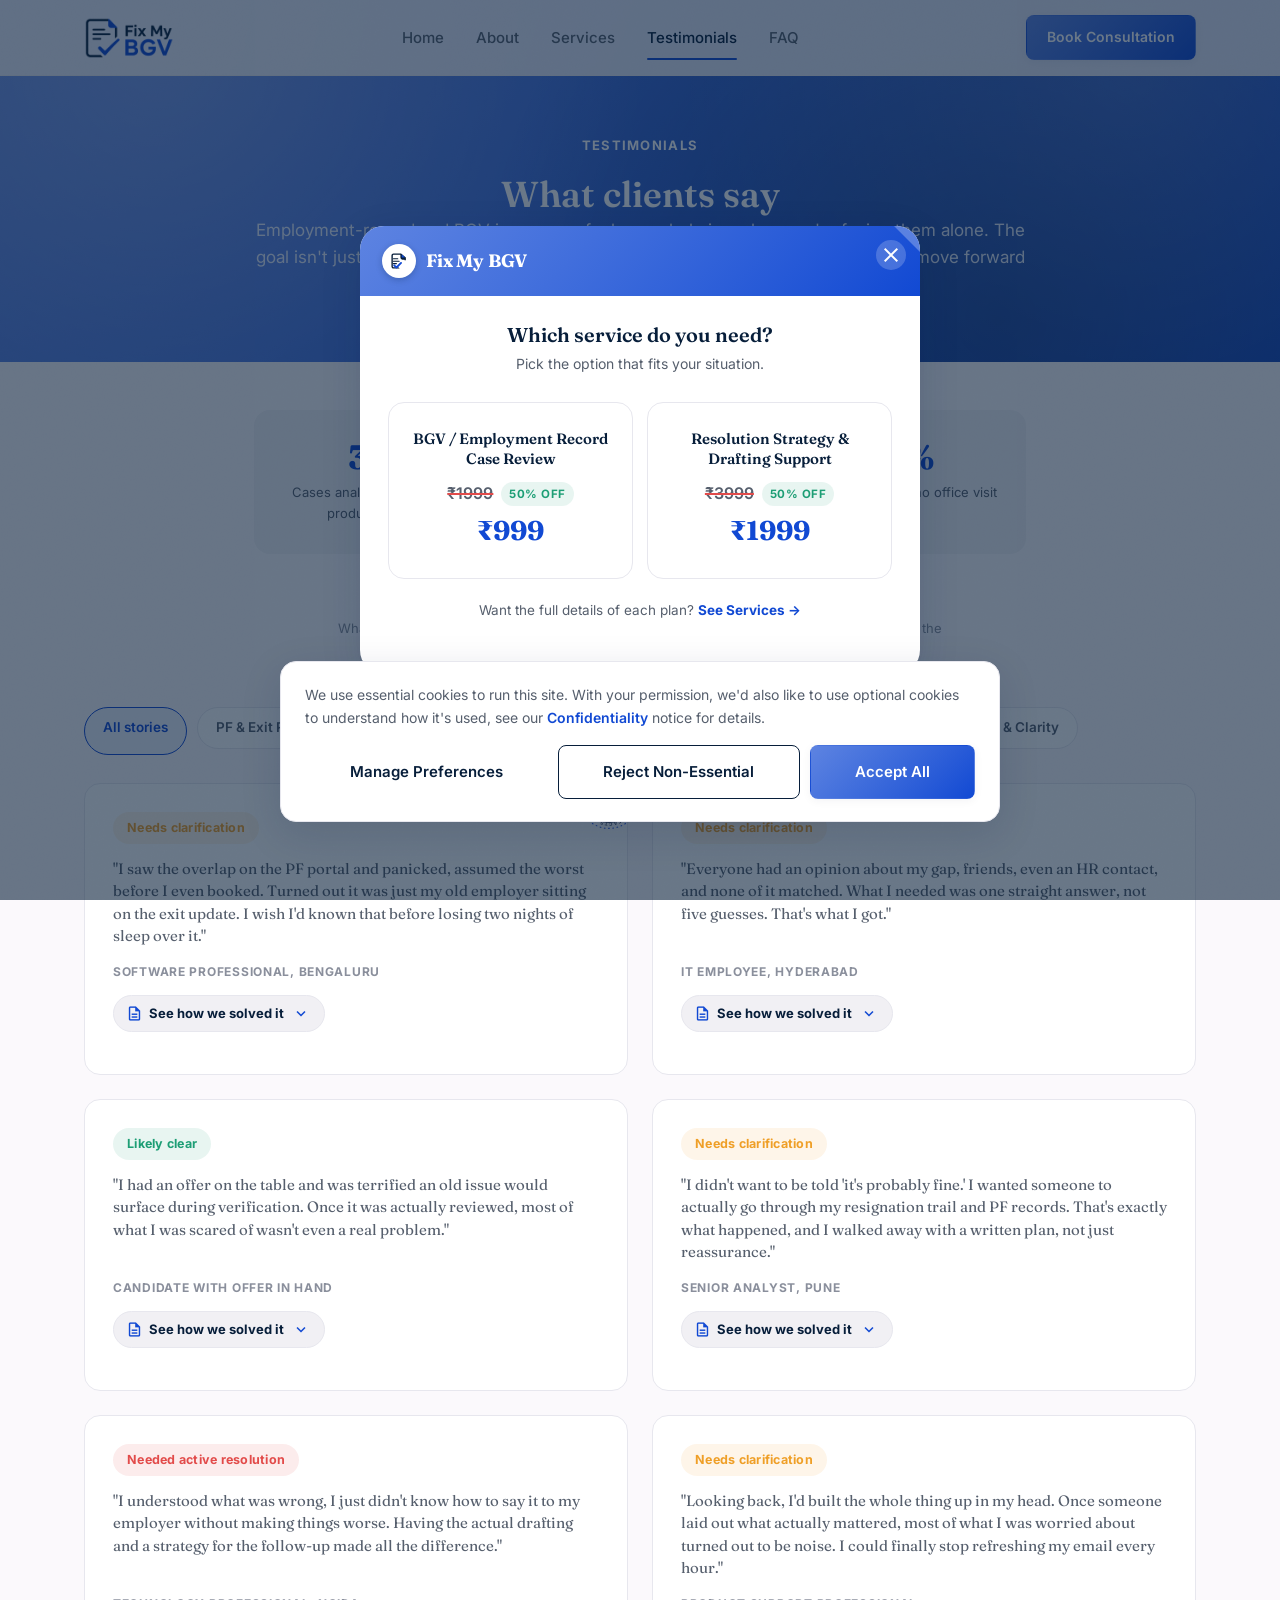
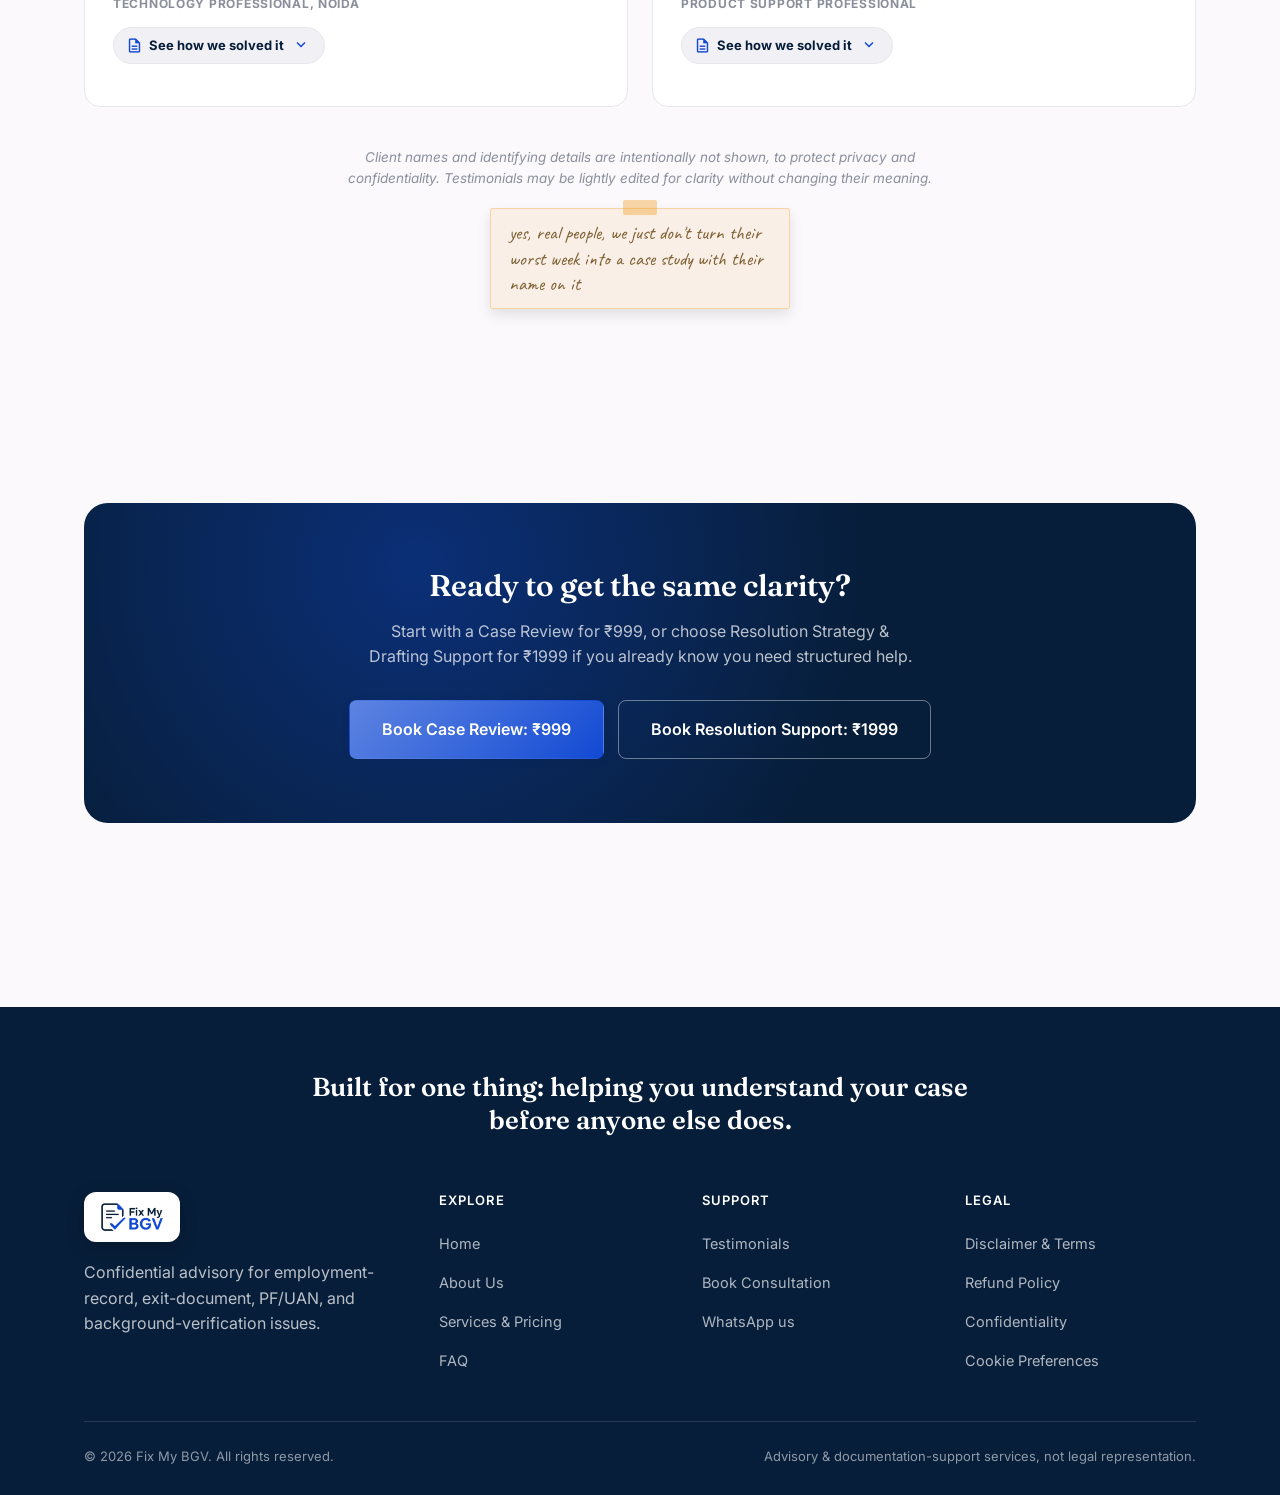
<file: testimonials.html>
<!doctype html>
<html lang="en">
<head>
<!-- Google Tag Manager -->
<script>(function(w,d,s,l,i){w[l]=w[l]||[];w[l].push({'gtm.start':
new Date().getTime(),event:'gtm.js'});var f=d.getElementsByTagName(s)[0],
j=d.createElement(s),dl=l!='dataLayer'?'&l='+l:'';j.async=true;j.src=
'https://www.googletagmanager.com/gtm.js?id='+i+dl;f.parentNode.insertBefore(j,f);
})(window,document,'script','dataLayer','GTM-PFVGHW4K');</script>
<!-- End Google Tag Manager -->
<meta charset="UTF-8" />
<meta name="viewport" content="width=device-width, initial-scale=1.0" />
<title>BGV Consultation Reviews & Client Experiences | FixMyBGV</title>
<meta name="description" content="Read client experiences with FixMyBGV guidance for background verification issues, employment record mismatches, PF/UAN concerns and BGV discrepancies." />
<meta name="robots" content="index, follow" />
<link rel="canonical" href="https://fixmybgv.com/testimonials" />
<meta property="og:type" content="website" />
<meta property="og:title" content="BGV Consultation Reviews & Client Experiences | FixMyBGV" />
<meta property="og:description" content="Read client experiences with FixMyBGV guidance for background verification issues, employment record mismatches, PF/UAN concerns and BGV discrepancies." />
<meta property="og:url" content="https://fixmybgv.com/testimonials" />
<meta property="og:image" content="https://fixmybgv.com/assets/img/logo-header.png" />
<link rel="icon" href="assets/img/logo-mark.svg" type="image/svg+xml" />
<link rel="preconnect" href="https://fonts.googleapis.com" />
<link rel="preconnect" href="https://fonts.gstatic.com" crossorigin />
<link href="https://fonts.googleapis.com/css2?family=Fraunces:ital,opsz,wght@0,9..144,300..700;1,9..144,400..600&family=Inter:wght@400;500;600;700&family=Caveat:wght@500;600;700&display=swap" rel="stylesheet" />
<link href="https://fonts.googleapis.com/css2?family=Material+Symbols+Outlined:wght,FILL@100..700,0..1&display=swap" rel="stylesheet" />
<link rel="stylesheet" href="assets/css/style.css" />
</head>
<body class="has-bottom-nav">
<!-- Google Tag Manager (noscript) -->
<noscript><iframe src="https://www.googletagmanager.com/ns.html?id=GTM-PFVGHW4K"
height="0" width="0" style="display:none;visibility:hidden"></iframe></noscript>
<!-- End Google Tag Manager (noscript) -->
<a class="skip-link" href="#main">Skip to content</a>

<header class="site-header">
  <div class="container">
    <a href="/" class="brand">
      <img src="assets/img/logo-header.png" alt="Fix My BGV: Clarity. Records. Confidence." width="420" height="196" />
    </a>
    <nav class="nav-desktop" aria-label="Primary">
      <a href="/" data-nav-link="/">Home</a>
      <a href="/about" data-nav-link="/about">About</a>
      <a href="/services" data-nav-link="/services">Services</a>
      <a href="/testimonials" data-nav-link="/testimonials">Testimonials</a>
      <a href="/faq" data-nav-link="/faq">FAQ</a>
    </nav>
    <div class="header-actions">
      <a href="/book" class="btn btn-primary header-book">Book Consultation</a>
      <button class="nav-toggle" aria-label="Open menu" aria-expanded="false" aria-controls="mobile-nav">
        <span class="material-symbols-outlined">menu</span>
      </button>
    </div>
  </div>
</header>

<nav class="mobile-nav" id="mobile-nav" aria-label="Mobile">
  <div class="container">
    <a href="/">Home</a>
    <a href="/about">About</a>
    <a href="/services">Services</a>
    <a href="/testimonials">Testimonials</a>
    <a href="/faq">FAQ</a>
    <a href="/book" class="btn btn-primary btn-block">Book Consultation</a>
  </div>
</nav>

<main id="main">

  <section class="page-hero is-bold">
    <div class="container-narrow text-center reveal">
      <div class="page-hero-badge">
        <span class="page-hero-badge-icon"><span class="material-symbols-outlined">reviews</span></span>
        <span class="page-hero-badge-label">Testimonials</span>
      </div>
      <h1 style="font-size:36px;">What clients say</h1>
      <p style="font-size:17px;">Employment-record and BGV issues can feel overwhelming when you're facing them alone. The goal isn't just to review the case, but to help clients understand the real issue and move forward without panic.</p>
    </div>
  </section>

  <!-- STATS -->
  <section class="section-tight" style="padding-top:48px;">
    <div class="container-narrow">
      <div class="about-stats reveal">
        <div><div class="stat-num" data-count-to="300">300+</div><div class="stat-label">Cases analyzed across IT, BFSI, product &amp; consulting</div></div>
        <div><div class="stat-num">All of India</div><div class="stat-label">Every city served, entirely online</div></div>
        <div><div class="stat-num" data-count-to="100">100%</div><div class="stat-label">Digital &amp; confidential, no office visit required</div></div>
      </div>
    </div>
  </section>

  <section class="section" style="padding-top:8px;">
    <div class="container">
      <div class="section-head center reveal" style="max-width:640px;margin-left:auto;margin-right:auto;">
        <p style="color:var(--text-faint);font-size:13px;">What clients actually said, first, tap "See how we solved it" on any card for the problem, what the review found, and the path forward.</p>
      </div>

      <div class="chip-row testimonial-filter-chips reveal" data-testimonial-filter-group>
        <button type="button" class="filter-chip active" data-filter="all">All stories</button>
        <button type="button" class="filter-chip" data-filter="pf-uan">PF &amp; Exit Records</button>
        <button type="button" class="filter-chip" data-filter="employment-gap">Employment Gap</button>
        <button type="button" class="filter-chip" data-filter="bgv-verification">BGV / Offer Verification</button>
        <button type="button" class="filter-chip" data-filter="employer-dispute">Employer Communication</button>
        <button type="button" class="filter-chip" data-filter="anxiety-clarity">Anxiety &amp; Clarity</button>
      </div>

      <div class="testimonial-grid">

        <div class="card card-hover testimonial-card reveal" data-category="pf-uan" style="position:relative;">
          <img src="assets/img/stamp-verified.svg" alt="" class="stamp-corner" aria-hidden="true" />
          <span class="badge badge-amber" style="align-self:flex-start;">Needs clarification</span>
          <p class="testimonial-quote">"I saw the overlap on the PF portal and panicked, assumed the worst before I even booked. Turned out it was just my old employer sitting on the exit update. I wish I'd known that before losing two nights of sleep over it."</p>
          <div class="testimonial-attrib">Software Professional, Bengaluru</div>
          <button type="button" class="testimonial-reveal-btn" aria-expanded="false">
            <span class="material-symbols-outlined">description</span>
            <span class="btn-label">See how we solved it</span>
            <span class="material-symbols-outlined chevron">expand_more</span>
          </button>
          <div class="testimonial-case-detail"><div>
            <div class="snapshot-row"><div class="tag">Problem</div><p>PF portal showed an overlap with a previous employer, plus a missing exit document. Client assumed the worst before even booking.</p></div>
            <div class="snapshot-row"><div class="tag">Found</div><p>The overlap traced back to the old employer delaying the exit update, not dual employment. Fully explainable with the resignation trail.</p></div>
            <div class="snapshot-row"><div class="tag">Path forward</div><p>Left with a clear picture of what happened, which documents mattered, and what to say if it came up again.</p></div>
            <div class="testimonial-case-cta">
              <p>Facing something similar?</p>
              <a href="/book?service=review" class="btn btn-primary btn-sm">Book a Case Review: ₹999 <span class="material-symbols-outlined" style="font-size:16px">arrow_forward</span></a>
            </div>
          </div></div>
        </div>

        <div class="card card-hover testimonial-card reveal" data-category="employment-gap" style="position:relative;">
          <span class="badge badge-amber" style="align-self:flex-start;">Needs clarification</span>
          <p class="testimonial-quote">"Everyone had an opinion about my gap, friends, even an HR contact, and none of it matched. What I needed was one straight answer, not five guesses. That's what I got."</p>
          <div class="testimonial-attrib">IT Employee, Hyderabad</div>
          <button type="button" class="testimonial-reveal-btn" aria-expanded="false">
            <span class="material-symbols-outlined">description</span>
            <span class="btn-label">See how we solved it</span>
            <span class="material-symbols-outlined chevron">expand_more</span>
          </button>
          <div class="testimonial-case-detail"><div>
            <div class="snapshot-row"><div class="tag">Problem</div><p>Conflicting opinions from friends and HR contacts about a service-history gap, with no consistent read on how serious it actually was.</p></div>
            <div class="snapshot-row"><div class="tag">Found</div><p>A full timeline review separated the one fact that mattered from several assumptions that didn't.</p></div>
            <div class="snapshot-row"><div class="tag">Path forward</div><p>A single practical path forward, instead of five different second-hand opinions to weigh.</p></div>
            <div class="testimonial-case-cta">
              <p>Facing something similar?</p>
              <a href="/book?service=review" class="btn btn-primary btn-sm">Book a Case Review: ₹999 <span class="material-symbols-outlined" style="font-size:16px">arrow_forward</span></a>
            </div>
          </div></div>
        </div>

        <div class="card card-hover testimonial-card reveal" data-category="bgv-verification" style="position:relative;">
          <span class="badge badge-green" style="align-self:flex-start;">Likely clear</span>
          <p class="testimonial-quote">"I had an offer on the table and was terrified an old issue would surface during verification. Once it was actually reviewed, most of what I was scared of wasn't even a real problem."</p>
          <div class="testimonial-attrib">Candidate with Offer in Hand</div>
          <button type="button" class="testimonial-reveal-btn" aria-expanded="false">
            <span class="material-symbols-outlined">description</span>
            <span class="btn-label">See how we solved it</span>
            <span class="material-symbols-outlined chevron">expand_more</span>
          </button>
          <div class="testimonial-case-detail"><div>
            <div class="snapshot-row"><div class="tag">Problem</div><p>An active offer, and fear that an old employment-record issue could put it at risk during verification.</p></div>
            <div class="snapshot-row"><div class="tag">Found</div><p>Part documentation gap, part employer-side record handling, neither was a compliance red flag on the facts shared.</p></div>
            <div class="snapshot-row"><div class="tag">Path forward</div><p>A clear sense of what not to say in panic, and what to have ready if asked.</p></div>
            <div class="testimonial-case-cta">
              <p>Facing something similar?</p>
              <a href="/book?service=review" class="btn btn-primary btn-sm">Book a Case Review: ₹999 <span class="material-symbols-outlined" style="font-size:16px">arrow_forward</span></a>
            </div>
          </div></div>
        </div>

        <div class="card card-hover testimonial-card reveal" data-category="pf-uan" style="position:relative;">
          <span class="badge badge-amber" style="align-self:flex-start;">Needs clarification</span>
          <p class="testimonial-quote">"I didn't want to be told 'it's probably fine.' I wanted someone to actually go through my resignation trail and PF records. That's exactly what happened, and I walked away with a written plan, not just reassurance."</p>
          <div class="testimonial-attrib">Senior Analyst, Pune</div>
          <button type="button" class="testimonial-reveal-btn" aria-expanded="false">
            <span class="material-symbols-outlined">description</span>
            <span class="btn-label">See how we solved it</span>
            <span class="material-symbols-outlined chevron">expand_more</span>
          </button>
          <div class="testimonial-case-detail"><div>
            <div class="snapshot-row"><div class="tag">Problem</div><p>Wanted more than surface-level reassurance, needed the actual resignation trail, PF records, and exit history reviewed properly.</p></div>
            <div class="snapshot-row"><div class="tag">Found</div><p>A structured read of the case facts surfaced exactly which record needed correcting first.</p></div>
            <div class="snapshot-row"><div class="tag">Path forward</div><p>Left with a written next-step plan instead of a verbal reassurance.</p></div>
            <div class="testimonial-case-cta">
              <p>Facing something similar?</p>
              <a href="/book?service=review" class="btn btn-primary btn-sm">Book a Case Review: ₹999 <span class="material-symbols-outlined" style="font-size:16px">arrow_forward</span></a>
            </div>
          </div></div>
        </div>

        <div class="card card-hover testimonial-card reveal" data-category="employer-dispute" style="position:relative;">
          <span class="badge badge-red" style="align-self:flex-start;">Needed active resolution</span>
          <p class="testimonial-quote">"I understood what was wrong, I just didn't know how to say it to my employer without making things worse. Having the actual drafting and a strategy for the follow-up made all the difference."</p>
          <div class="testimonial-attrib">Technology Professional, Noida</div>
          <button type="button" class="testimonial-reveal-btn" aria-expanded="false">
            <span class="material-symbols-outlined">description</span>
            <span class="btn-label">See how we solved it</span>
            <span class="material-symbols-outlined chevron">expand_more</span>
          </button>
          <div class="testimonial-case-detail"><div>
            <div class="snapshot-row"><div class="tag">Problem</div><p>Understood the issue but still needed help actually writing the right communication and presenting the matter to the employer.</p></div>
            <div class="snapshot-row"><div class="tag">Found</div><p>The case called for a structured escalation path, not just an explanation email.</p></div>
            <div class="snapshot-row"><div class="tag">Path forward</div><p>Drafting and strategy support gave a more organized way to handle the communication and follow-up.</p></div>
            <div class="testimonial-case-cta">
              <p>Facing something similar?</p>
              <a href="/book?service=strategy" class="btn btn-primary btn-sm">Book Resolution Support: ₹1999 <span class="material-symbols-outlined" style="font-size:16px">arrow_forward</span></a>
            </div>
          </div></div>
        </div>

        <div class="card card-hover testimonial-card reveal" data-category="anxiety-clarity" style="position:relative;">
          <span class="badge badge-amber" style="align-self:flex-start;">Needs clarification</span>
          <p class="testimonial-quote">"Looking back, I'd built the whole thing up in my head. Once someone laid out what actually mattered, most of what I was worried about turned out to be noise. I could finally stop refreshing my email every hour."</p>
          <div class="testimonial-attrib">Product Support Professional</div>
          <button type="button" class="testimonial-reveal-btn" aria-expanded="false">
            <span class="material-symbols-outlined">description</span>
            <span class="btn-label">See how we solved it</span>
            <span class="material-symbols-outlined chevron">expand_more</span>
          </button>
          <div class="testimonial-case-detail"><div>
            <div class="snapshot-row"><div class="tag">Problem</div><p>Mentally stuck overthinking the BGV angle of an old, unresolved exit, the anxiety itself had become the bigger problem.</p></div>
            <div class="snapshot-row"><div class="tag">Found</div><p>Most of what felt urgent wasn't, one specific record needed attention, the rest was noise.</p></div>
            <div class="snapshot-row"><div class="tag">Path forward</div><p>A short list of what to focus on first, and permission to stop worrying about the rest.</p></div>
            <div class="testimonial-case-cta">
              <p>Facing something similar?</p>
              <a href="/book?service=review" class="btn btn-primary btn-sm">Book a Case Review: ₹999 <span class="material-symbols-outlined" style="font-size:16px">arrow_forward</span></a>
            </div>
          </div></div>
        </div>

      </div>

      <p class="text-center reveal" style="color:var(--text-faint);font-size:13.5px;font-style:italic;max-width:620px;margin:40px auto 0;">Client names and identifying details are intentionally not shown, to protect privacy and confidentiality. Testimonials may be lightly edited for clarity without changing their meaning.</p>
      <div class="text-center">
        <div class="margin-note" style="text-align:left;">yes, real people, we just don't turn their worst week into a case study with their name on it</div>
      </div>
    </div>
  </section>

  <section class="section">
    <div class="container">
      <div class="cta-banner reveal">
        <h2>Ready to get the same clarity?</h2>
        <p>Start with a Case Review for ₹999, or choose Resolution Strategy &amp; Drafting Support for ₹1999 if you already know you need structured help.</p>
        <div class="btn-row" style="justify-content:center;">
          <a href="/book?service=review" class="btn btn-primary btn-lg">Book Case Review: ₹999</a>
          <a href="/book?service=strategy" class="btn btn-outline-light btn-lg">Book Resolution Support: ₹1999</a>
        </div>
      </div>
    </div>
  </section>

</main>

<footer class="site-footer">
  <div class="container">
    <div class="footer-top"><h2>Built for one thing: helping you understand your case before anyone else does.</h2></div>
    <div class="footer-grid">
      <div>
        <div class="footer-brand"><span class="footer-logo-chip"><img src="assets/img/logo-header.png" alt="Fix My BGV" width="420" height="196" /></span></div>
        <p>Confidential advisory for employment-record, exit-document, PF/UAN, and background-verification issues.</p>
      </div>
      <div class="footer-col">
        <h4>Explore</h4>
        <a href="/">Home</a>
        <a href="/about">About Us</a>
        <a href="/services">Services &amp; Pricing</a>
        <a href="/faq">FAQ</a>
      </div>
      <div class="footer-col">
        <h4>Support</h4>
        <a href="/testimonials">Testimonials</a>
        <a href="/book">Book Consultation</a>
        <a href="#" data-whatsapp="Hi, I'd like to ask about Fix My BGV services.">WhatsApp us</a>
      </div>
      <div class="footer-col">
        <h4>Legal</h4>
        <a href="/disclaimer">Disclaimer &amp; Terms</a>
        <a href="/disclaimer#refund">Refund Policy</a>
        <a href="/disclaimer#confidentiality">Confidentiality</a>
        <button type="button" class="footer-cookie-btn" data-cookie-preferences>Cookie Preferences</button>
      </div>
    </div>
    <div class="footer-bottom">
      <span>© 2026 Fix My BGV. All rights reserved.</span>
      <span>Advisory &amp; documentation-support services, not legal representation.</span>
    </div>
  </div>
</footer>

<a class="whatsapp-fab" href="#" data-whatsapp="Hi, I'd like to ask about Fix My BGV services." aria-label="Chat on WhatsApp">
  <span class="whatsapp-fab-ring" aria-hidden="true"></span>
  <svg class="whatsapp-icon" viewBox="0 0 24 24" fill="currentColor" aria-hidden="true"><path d="M17.47 14.38c-.3-.15-1.76-.87-2.03-.97-.27-.1-.47-.15-.67.15-.2.3-.77.97-.94 1.16-.17.2-.35.22-.64.08-.3-.15-1.26-.46-2.39-1.48-.88-.79-1.48-1.76-1.65-2.06-.17-.3-.02-.46.13-.61.13-.13.3-.35.44-.52.15-.17.2-.3.3-.5.1-.2.05-.37-.02-.52-.08-.15-.67-1.61-.92-2.21-.24-.58-.49-.5-.67-.51-.17-.01-.37-.01-.57-.01-.2 0-.52.07-.79.37-.27.3-1.04 1.02-1.04 2.48 0 1.46 1.07 2.88 1.21 3.07.15.2 2.1 3.2 5.08 4.49.71.31 1.26.49 1.69.62.71.23 1.36.2 1.87.12.57-.09 1.76-.72 2.01-1.41.25-.7.25-1.29.17-1.42-.07-.12-.27-.2-.57-.35z"/><path d="M20.52 3.45C18.24 1.16 15.2 0 11.97 0 5.4 0 .06 5.35.06 11.92c0 2.1.55 4.14 1.6 5.94L0 24l6.34-1.65a11.9 11.9 0 0 0 5.7 1.45h.01c6.56 0 11.91-5.34 11.91-11.92 0-3.19-1.24-6.19-3.44-8.43zm-8.55 18.32h-.01a9.9 9.9 0 0 1-5.02-1.37l-.36-.21-3.74.98.99-3.63-.23-.37a9.87 9.87 0 0 1-1.52-5.25c0-5.46 4.44-9.9 9.9-9.9 2.64 0 5.13 1.03 6.99 2.9a9.82 9.82 0 0 1 2.9 6.99c0 5.46-4.45 9.86-9.9 9.86z"/></svg>
</a>
<button class="back-to-top" aria-label="Back to top"><span class="material-symbols-outlined">arrow_upward</span></button>

<nav class="bottom-nav" aria-label="Mobile bottom nav">
  <a href="/" data-nav-link="/"><span class="material-symbols-outlined">home</span>Home</a>
  <a href="/services" data-nav-link="/services"><span class="material-symbols-outlined">assignment</span>Services</a>
  <a href="/faq" data-nav-link="/faq"><span class="material-symbols-outlined">help</span>FAQ</a>
  <a href="/book" data-nav-link="/book"><span class="material-symbols-outlined">edit_calendar</span>Book</a>
</nav>

<script src="assets/js/main.js" defer></script>
</body>
</html>
</file>
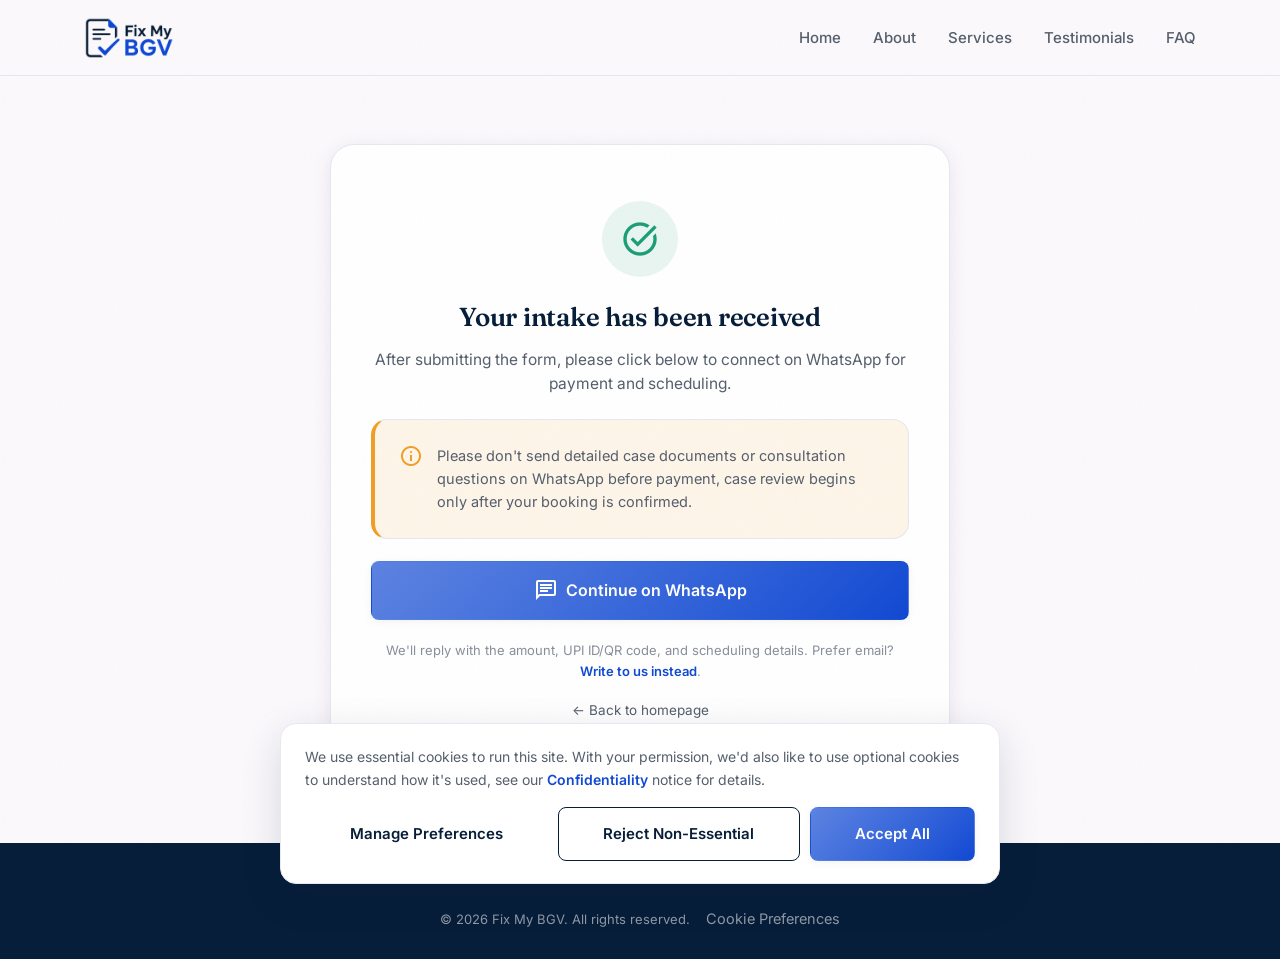
<file: thank-you.html>
<!doctype html>
<html lang="en">
<head>
<!-- Google Tag Manager -->
<script>(function(w,d,s,l,i){w[l]=w[l]||[];w[l].push({'gtm.start':
new Date().getTime(),event:'gtm.js'});var f=d.getElementsByTagName(s)[0],
j=d.createElement(s),dl=l!='dataLayer'?'&l='+l:'';j.async=true;j.src=
'https://www.googletagmanager.com/gtm.js?id='+i+dl;f.parentNode.insertBefore(j,f);
})(window,document,'script','dataLayer','GTM-PFVGHW4K');</script>
<!-- End Google Tag Manager -->
<meta charset="UTF-8" />
<meta name="viewport" content="width=device-width, initial-scale=1.0" />
<title>Thank You | FixMyBGV Consultation Request</title>
<meta name="description" content="Thank you for contacting FixMyBGV. Your consultation request has been received. Our team will review your details and guide you on the next steps." />
<meta name="robots" content="noindex, nofollow" />
<link rel="canonical" href="https://fixmybgv.com/thank-you" />
<link rel="icon" href="assets/img/logo-mark.svg" type="image/svg+xml" />
<link rel="preconnect" href="https://fonts.googleapis.com" />
<link rel="preconnect" href="https://fonts.gstatic.com" crossorigin />
<link href="https://fonts.googleapis.com/css2?family=Fraunces:ital,opsz,wght@0,9..144,300..700;1,9..144,400..600&family=Inter:wght@400;500;600;700&family=Caveat:wght@500;600;700&display=swap" rel="stylesheet" />
<link href="https://fonts.googleapis.com/css2?family=Material+Symbols+Outlined:wght,FILL@100..700,0..1&display=swap" rel="stylesheet" />
<link rel="stylesheet" href="assets/css/style.css" />
</head>
<body>
<!-- Google Tag Manager (noscript) -->
<noscript><iframe src="https://www.googletagmanager.com/ns.html?id=GTM-PFVGHW4K"
height="0" width="0" style="display:none;visibility:hidden"></iframe></noscript>
<!-- End Google Tag Manager (noscript) -->
<a class="skip-link" href="#main">Skip to content</a>

<header class="site-header">
  <div class="container">
    <a href="/" class="brand">
      <img src="assets/img/logo-header.png" alt="Fix My BGV: Clarity. Records. Confidence." width="420" height="196" />
    </a>
    <nav class="nav-desktop" aria-label="Primary">
      <a href="/" data-nav-link="/">Home</a>
      <a href="/about" data-nav-link="/about">About</a>
      <a href="/services" data-nav-link="/services">Services</a>
      <a href="/testimonials" data-nav-link="/testimonials">Testimonials</a>
      <a href="/faq" data-nav-link="/faq">FAQ</a>
    </nav>
  </div>
</header>

<main id="main">
  <section class="hero" style="min-height: 80vh; display:flex; align-items:center;">
    <div class="container">
      <div class="thankyou-card reveal">
        <div class="thankyou-icon"><span class="material-symbols-outlined icon-fill">task_alt</span></div>
        <h1 style="font-size:26px;margin-bottom:14px;"><span id="thankyou-name"></span>Your intake has been received</h1>
        <p style="color:var(--text-muted);font-size:15.5px;margin-bottom:6px;">After submitting the form, please click below to connect on WhatsApp for payment and scheduling.</p>
        <div class="callout callout-warn" style="text-align:left;margin:22px 0;">
          <span class="material-symbols-outlined">info</span>
          <p>Please don't send detailed case documents or consultation questions on WhatsApp before payment, case review begins only after your booking is confirmed.</p>
        </div>
        <a id="whatsapp-continue" href="#" class="btn btn-primary btn-lg btn-block">
          <span class="material-symbols-outlined">chat</span> Continue on WhatsApp
        </a>
        <p style="margin-top:20px;font-size:13px;color:var(--text-faint);">We'll reply with the amount, UPI ID/QR code, and scheduling details. Prefer email? <a href="#" data-mailto style="color:var(--blue);font-weight:600;">Write to us instead</a>.</p>
        <a href="/" style="display:inline-block;margin-top:18px;font-size:13.5px;color:var(--text-muted);">← Back to homepage</a>
      </div>
    </div>
  </section>
</main>

<footer class="site-footer" style="margin-top:0;">
  <div class="container">
    <div class="footer-bottom" style="border-top:none;padding-top:0;justify-content:center;gap:16px;">
      <span>© 2026 Fix My BGV. All rights reserved.</span>
      <button type="button" class="footer-cookie-btn" data-cookie-preferences style="color:rgba(255,255,255,.55);padding:0;">Cookie Preferences</button>
    </div>
  </div>
</footer>

<script src="assets/js/main.js" defer></script>
</body>
</html>
</file>
<file: assets/css/style.css>
/* ==========================================================================
   Fix My BGV — Design System
   Brand: Navy (#071E3A) + Electric Blue (#1149D3) — both pixel-sampled
   directly from the client logo file (assets/img/logo-full.png), on Off-White
   Type: Fraunces (headings) / Inter (body) / Caveat (marginalia)
   ========================================================================== */

:root {
  /* Brand */
  --navy: #071E3A;
  --navy-50: color-mix(in srgb, var(--navy) 7%, white);
  --blue: #1149D3;
  --blue-light: color-mix(in srgb, var(--blue) 68%, white);
  --blue-600: color-mix(in srgb, var(--blue) 85%, black);
  --blue-50: color-mix(in srgb, var(--blue) 7%, white);
  --blue-gradient: linear-gradient(135deg, var(--blue-light), var(--blue));

  /* Severity */
  --green: #1D9E75;
  --green-bg: rgba(29, 158, 117, 0.1);
  --amber: #EF9F27;
  --amber-bg: rgba(239, 159, 39, 0.1);
  --amber-border: rgba(239, 159, 39, 0.35);
  --amber-text: color-mix(in srgb, var(--amber) 50%, var(--navy) 50%);
  --red: #E24B4A;
  --red-bg: rgba(226, 75, 74, 0.1);

  /* Neutrals — section backgrounds are brand-blue/navy tints, not invented colors */
  --bg: #FBF9FC;
  --surface: #FFFFFF;
  --surface-alt: color-mix(in srgb, var(--navy) 4%, var(--bg));
  --surface-warm: color-mix(in srgb, var(--blue) 5%, var(--bg));
  --border-warm: color-mix(in srgb, var(--amber) 24%, var(--bg));
  --border: #E7E7EE;
  --text: #1B1B1E;
  --text-muted: #565F6D;
  --text-faint: #8A8F9C;

  /* Elevation */
  --shadow-sm: 0 2px 10px rgba(11, 27, 61, 0.05);
  --shadow-md: 0 4px 20px rgba(11, 27, 61, 0.08);
  --shadow-lg: 0 12px 40px rgba(11, 27, 61, 0.14);

  /* Radius */
  --r-sm: 8px;
  --r-md: 12px;
  --r-lg: 16px;
  --r-xl: 24px;
  --r-full: 9999px;

  /* Layout */
  --container: 1160px;
  --container-narrow: 820px;
  --gutter: 24px;
  --header-h: 76px;

  /* Type */
  --font-head: 'Fraunces', serif;
  --font-body: 'Inter', sans-serif;
  --font-script: 'Caveat', cursive;
}

/* ---------- Reset ---------- */
*, *::before, *::after { box-sizing: border-box; }
html { scroll-behavior: smooth; }
body {
  margin: 0;
  background: var(--bg);
  color: var(--text);
  font-family: var(--font-body);
  font-size: 16px;
  line-height: 1.6;
  -webkit-font-smoothing: antialiased;
  overflow-x: hidden;
  position: relative;
}
/* Subtle paper grain — breaks up flat digital surfaces, near-zero cost (one tiny inline SVG, no JS) */
body::before {
  content: '';
  position: fixed; inset: 0; z-index: 300; pointer-events: none;
  opacity: 0.035; mix-blend-mode: multiply;
  background-image: url("data:image/svg+xml,%3Csvg xmlns='http://www.w3.org/2000/svg' width='180' height='180'%3E%3Cfilter id='n'%3E%3CfeTurbulence type='fractalNoise' baseFrequency='0.85' numOctaves='2' stitchTiles='stitch'/%3E%3C/filter%3E%3Crect width='100%25' height='100%25' filter='url(%23n)'/%3E%3C/svg%3E");
}
img, svg { max-width: 100%; display: block; }
a { color: inherit; text-decoration: none; }
ul, ol { margin: 0; padding: 0; list-style: none; }
button { font: inherit; cursor: pointer; }
input, textarea, select { font: inherit; accent-color: var(--blue); }

/* ---------- Brand finishing touches ---------- */
::selection { background: var(--blue); color: #fff; }
:focus-visible { outline: 2px solid var(--blue); outline-offset: 2px; border-radius: 4px; }
html { scrollbar-color: var(--blue) var(--surface-alt); scrollbar-width: thin; }
::-webkit-scrollbar { width: 11px; height: 11px; }
::-webkit-scrollbar-track { background: var(--surface-alt); }
::-webkit-scrollbar-thumb { background: var(--blue); border-radius: var(--r-full); border: 2.5px solid var(--surface-alt); }
::-webkit-scrollbar-thumb:hover { background: var(--navy); }
h1, h2, h3, h4, h5 {
  font-family: var(--font-head);
  font-optical-sizing: auto;
  color: var(--navy);
  font-weight: 600;
  margin: 0;
  line-height: 1.25;
}
p { margin: 0; }
.material-symbols-outlined {
  font-variation-settings: 'FILL' 0, 'wght' 400, 'GRAD' 0, 'opsz' 24;
  line-height: 1;
  vertical-align: middle;
}
.icon-fill { font-variation-settings: 'FILL' 1, 'wght' 400, 'GRAD' 0, 'opsz' 24; }

/* ---------- Layout helpers ---------- */
.container { max-width: var(--container); margin: 0 auto; padding: 0 24px; }
.container-narrow { max-width: var(--container-narrow); margin: 0 auto; padding: 0 24px; }
.section { padding: 88px 0; }
.section-tight { padding: 56px 0; }
@media (max-width: 768px) {
  .section { padding: 56px 0; }
  .section-tight { padding: 36px 0; }
  .container, .container-narrow { padding: 0 20px; }
}
.section-alt { background: var(--surface-alt); }
.section-warm { background: var(--surface-warm); }
.eyebrow {
  display: block;
  font-family: var(--font-body);
  font-size: 13px;
  font-weight: 700;
  letter-spacing: 0.1em;
  text-transform: uppercase;
  color: var(--navy);
  margin-bottom: 12px;
}
.section-head { max-width: 720px; margin-bottom: 48px; }
.section-head.center { margin-left: auto; margin-right: auto; text-align: center; }
.section-head h2 { font-size: 34px; margin-bottom: 14px; }
.section-head p { color: var(--text-muted); font-size: 18px; }
@media (max-width: 640px) {
  .section-head h2 { font-size: 26px; }
  .section-head p { font-size: 16px; }
}

.text-center { text-align: center; }
.mt-0 { margin-top: 0; }
.visually-hidden {
  position: absolute; width: 1px; height: 1px; overflow: hidden;
  clip: rect(0,0,0,0); white-space: nowrap; border: 0; padding: 0; margin: -1px;
}
.skip-link {
  position: absolute; left: -999px; top: 0; background: var(--navy); color: #fff;
  padding: 12px 20px; z-index: 999; border-radius: 0 0 8px 0;
}
.skip-link:focus { left: 0; }

/* ---------- Buttons ---------- */
.btn {
  display: inline-flex;
  align-items: center;
  justify-content: center;
  gap: 8px;
  padding: 14px 26px;
  border-radius: var(--r-sm);
  font-weight: 600;
  font-size: 15px;
  border: 1.5px solid transparent;
  transition: transform .15s ease, box-shadow .15s ease, background-color .15s ease, border-color .15s ease, color .15s ease;
  white-space: nowrap;
}
.btn:active { transform: translateY(1px); }
.btn-primary { background: var(--blue-gradient); color: #fff; box-shadow: var(--shadow-sm); }
.btn-primary:hover { background: linear-gradient(135deg, var(--blue), var(--blue-600)); box-shadow: var(--shadow-md); }
.btn-outline { background: transparent; border-color: var(--navy); color: var(--navy); }
.btn-outline:hover { background: var(--navy); color: #fff; }
.btn-outline-light { background: transparent; border-color: rgba(255,255,255,.4); color: #fff; }
.btn-outline-light:hover { background: rgba(255,255,255,.12); border-color: #fff; }
.btn-ghost { background: transparent; color: var(--navy); }
.btn-ghost:hover { background: var(--surface-alt); }
.btn-block { width: 100%; }
.btn-lg { padding: 16px 32px; font-size: 16px; }
.btn-sm { padding: 10px 18px; font-size: 14px; }
.btn[disabled] { opacity: .5; cursor: not-allowed; }
.btn-row { display: flex; gap: 14px; flex-wrap: wrap; }
@media (max-width: 560px) {
  .btn-row { flex-direction: column; }
  .btn-row .btn { width: 100%; }
}

/* ---------- Header ---------- */
.site-header {
  position: fixed; top: 0; left: 0; right: 0; z-index: 200;
  height: var(--header-h);
  background: rgba(251, 249, 252, 0.88);
  backdrop-filter: blur(10px);
  border-bottom: 1px solid var(--border);
  transition: box-shadow .2s ease, transform .3s cubic-bezier(.4,0,.2,1);
}
.site-header.is-scrolled { box-shadow: var(--shadow-sm); }
.site-header.is-hidden { transform: translateY(-100%); }
/* Never hide the header while the mobile menu is open */
body:has(.mobile-nav.is-open) .site-header.is-hidden { transform: none; }
@media (prefers-reduced-motion: reduce) {
  .site-header { transition: box-shadow .2s ease; }
  .site-header.is-hidden { transform: none; }
}
.site-header .container { display: flex; align-items: center; justify-content: space-between; height: 100%; }
.brand { display: flex; align-items: center; gap: 10px; }
.brand img { height: 42px; width: auto; display: block; }

.nav-desktop { display: flex; align-items: center; gap: 32px; }
.nav-desktop a { font-weight: 500; font-size: 15px; color: var(--text-muted); position: relative; padding: 6px 0; transition: color .15s; }
.nav-desktop a:hover, .nav-desktop a[aria-current="page"] { color: var(--navy); }
.nav-desktop a[aria-current="page"]::after {
  content: ''; position: absolute; left: 0; right: 0; bottom: -4px; height: 2px; background: var(--blue); border-radius: 2px;
}
.header-actions { display: flex; align-items: center; gap: 14px; }
.nav-toggle {
  display: none; background: none; border: none; padding: 8px; color: var(--navy);
  transition: transform .15s ease;
}
.nav-toggle:active { transform: scale(.9); }
.nav-toggle .material-symbols-outlined { font-size: 28px; }

.mobile-nav {
  position: fixed; inset: var(--header-h) 0 0 0; z-index: 190;
  background: var(--bg); transform: translateX(100%); transition: transform .25s ease;
  overflow-y: auto;
}
.mobile-nav.is-open { transform: translateX(0); }
.mobile-nav .container { padding-top: 24px; display: flex; flex-direction: column; gap: 4px; }
.mobile-nav a {
  padding: 16px 4px; font-size: 18px; font-weight: 600; color: var(--navy); border-bottom: 1px solid var(--border);
}
.mobile-nav .btn { margin-top: 24px; }

@media (max-width: 900px) {
  .nav-desktop { display: none; }
  .header-actions .btn-primary.header-book { display: none; }
  .nav-toggle { display: inline-flex; }
}

/* ---------- Footer ---------- */
.site-footer { background: var(--navy); color: rgba(255,255,255,.72); padding: 64px 0 28px; margin-top: 96px; }
.footer-top { text-align: center; max-width: 720px; margin: 0 auto 56px; }
.footer-top h2 { color: #fff; font-size: 26px; }
.footer-grid { display: grid; grid-template-columns: 1.4fr 1fr 1fr 1fr; gap: 32px; padding-bottom: 40px; border-bottom: 1px solid rgba(255,255,255,.12); }
.footer-brand { display: flex; align-items: center; margin-bottom: 18px; }
.footer-logo-chip { display: inline-flex; align-items: center; background: #fff; padding: 10px 16px; border-radius: var(--r-md); box-shadow: 0 6px 18px rgba(0,0,0,.22); }
.footer-logo-chip img { height: 30px; width: auto; display: block; }
.footer-col h4 { color: #fff; font-size: 13px; letter-spacing: .08em; text-transform: uppercase; margin-bottom: 16px; font-family: var(--font-body); font-weight: 600; }
.footer-col a, .footer-col p { display: block; color: rgba(255,255,255,.68); font-size: 14.5px; margin-bottom: 2px; }
.footer-col p { padding: 7px 0; margin-bottom: 8px; }
.footer-col a { padding: 7px 0; width: fit-content; transition: color .15s ease, transform .15s ease; }
.footer-col a:hover { color: #fff; transform: translateX(4px); }
.footer-bottom { display: flex; justify-content: space-between; align-items: center; flex-wrap: wrap; gap: 12px; padding-top: 24px; font-size: 13px; color: rgba(255,255,255,.55); }
@media (max-width: 860px) {
  .footer-grid { grid-template-columns: 1fr 1fr; }
}
@media (max-width: 560px) {
  .footer-grid { grid-template-columns: 1fr; gap: 28px; }
  .footer-bottom { flex-direction: column; text-align: center; }
}

/* ---------- Cards ---------- */
.card {
  background: var(--surface);
  border: 1px solid var(--border);
  border-radius: var(--r-lg);
  padding: 28px;
  transition: box-shadow .2s ease, transform .2s ease, border-color .2s ease;
}
.card-hover:hover { box-shadow: var(--shadow-md); transform: translateY(-3px); }

/* ---------- Badges ---------- */
.badge {
  display: inline-flex; align-items: center; gap: 6px;
  padding: 6px 14px; border-radius: var(--r-full); font-size: 12.5px; font-weight: 700;
  letter-spacing: .02em;
}
.badge-blue { background: var(--blue-50); color: var(--blue); border: 1px solid rgba(30,79,224,.18); }
.badge-green { background: var(--green-bg); color: var(--green); }
.badge-amber { background: var(--amber-bg); color: var(--amber); }
.badge-red { background: var(--red-bg); color: var(--red); }
.badge-navy { background: var(--navy); color: #fff; }
.badge-dot { width: 7px; height: 7px; border-radius: 50%; background: currentColor; }

.pill-trust {
  display: inline-flex; align-items: center; gap: 6px;
  background: var(--blue-50); border: 1px solid color-mix(in srgb, var(--blue) 22%, transparent); border-radius: var(--r-full);
  padding: 8px 14px; font-size: 13px; font-weight: 600; color: var(--navy); box-shadow: var(--shadow-sm);
}
.pill-trust .material-symbols-outlined { font-size: 17px; color: var(--blue); }

/* ---------- Hero ---------- */
.hero { padding: calc(var(--header-h) + 68px) 0 88px; overflow: hidden; position: relative; }
.hero-diagonal {
  position: absolute; top: 0; right: 0; width: 55%; height: 130%;
  background: linear-gradient(160deg, var(--blue-50) 0%, transparent 65%);
  clip-path: polygon(30% 0, 100% 0, 100% 100%, 0% 100%);
  z-index: 0; pointer-events: none;
}
.hero > .container { position: relative; z-index: 1; }
/* Bold color-block variant — used only where the hero has floating-card content to anchor it (index.html) */
.hero-diagonal--brand { background: linear-gradient(135deg, var(--blue-light) 0%, var(--blue) 100%); }

/* ---------- Case-file hero panel ---------- */
.case-file-panel {
  position: relative;
  background: var(--surface-warm);
  border: 1px solid var(--border);
  border-radius: var(--r-lg);
  padding: 52px 48px 46px;
  box-shadow: var(--shadow-sm);
  overflow: visible;
}
.folder-tab {
  position: absolute; top: -17px; left: 40px;
  background: var(--navy); color: #fff;
  font-size: 11px; font-weight: 700; letter-spacing: .1em; text-transform: uppercase;
  padding: 8px 16px 7px; border-radius: 6px 6px 0 0;
  display: inline-flex; align-items: center; gap: 6px;
  box-shadow: 0 -2px 8px rgba(11,27,61,.08);
}
.folder-tab .material-symbols-outlined { font-size: 15px; }
.case-ref {
  position: absolute; top: 22px; right: 28px; font-size: 11.5px; color: var(--text-faint);
  font-weight: 600; letter-spacing: .04em; font-family: var(--font-body);
}
.case-stamp-deco {
  position: absolute; bottom: -26px; right: -22px; width: 96px; height: 96px;
  opacity: 0.16; transform: rotate(-12deg); pointer-events: none; z-index: 0;
}
.case-file-panel > * { position: relative; z-index: 1; }
@media (max-width: 640px) {
  .case-file-panel { padding: 44px 24px 34px; }
  .case-ref { display: none; }
}

.hero-visual { position: relative; z-index: 1; }
.hero-visual .hero-motif {
  position: absolute; top: -12%; right: -14%; width: 128%; max-width: none; height: auto;
  opacity: 0.9; z-index: -1; pointer-events: none; transition: translate .4s ease-out;
}
/* One-time "drawing itself in" stroke animation for the checkmark + resolved path.
   pathLength="1" on the SVG elements lets us animate dash offset without knowing
   the real path length. Runs once on load, never re-triggers, GPU-cheap. */
.hero-motif .motif-draw {
  stroke-dasharray: 1;
  stroke-dashoffset: 1;
  animation: motif-draw-in 1s ease-out .5s forwards;
}
.hero-motif .motif-draw--delay { animation-delay: .75s; animation-duration: 1.3s; }
@keyframes motif-draw-in { to { stroke-dashoffset: 0; } }
@media (prefers-reduced-motion: reduce) {
  .hero-motif .motif-draw { animation: none; stroke-dashoffset: 0; }
}
.section-divider {
  height: 64px; margin-top: -1px;
}
.section-divider svg { width: 100%; height: 100%; display: block; }

/* ---------- Case-snapshot testimonial ---------- */
.snapshot-card { display: flex; flex-direction: column; gap: 0; }
.snapshot-row { display: flex; gap: 12px; padding: 12px 0; border-bottom: 1px dashed var(--border); }
.snapshot-row:last-child { border-bottom: none; padding-bottom: 0; }
.snapshot-row .tag { flex-shrink: 0; width: 92px; font-size: 11px; font-weight: 700; letter-spacing: .05em; text-transform: uppercase; color: var(--blue); padding-top: 2px; }
.snapshot-row p { font-size: 14px; color: var(--text-muted); }
.stamp-corner {
  position: absolute; top: -18px; right: -14px; width: 64px; height: 64px; opacity: 0.9;
  transform: rotate(-25deg) scale(.6); transition: transform .5s cubic-bezier(.34,1.4,.64,1) .2s;
}
.testimonial-card.is-visible .stamp-corner { transform: rotate(0deg) scale(1); }
@media (prefers-reduced-motion: reduce) {
  .stamp-corner { transition: none; transform: rotate(0deg) scale(1); }
}

/* ---------- Founder note ---------- */
.founder-card {
  background: var(--navy); color: rgba(255,255,255,.85); border-radius: var(--r-xl);
  padding: 56px; position: relative; overflow: hidden;
}
.founder-card::before {
  content: '\201C'; position: absolute; top: -30px; left: 24px; font-family: Georgia, serif;
  font-size: 220px; color: rgba(255,255,255,.06); line-height: 1; pointer-events: none;
  transform: scale(.7); transform-origin: top left;
  transition: transform 1s cubic-bezier(.22,1,.36,1) .15s;
}
.founder-card.is-visible::before { transform: scale(1); }
@media (prefers-reduced-motion: reduce) {
  .founder-card::before { transition: none; transform: scale(1); }
}
.founder-card blockquote { font-family: var(--font-head); font-style: normal; font-weight: 400; font-size: 23px; line-height: 1.55; color: #fff; margin: 0 0 22px; position: relative; z-index: 1; max-width: 760px; }
.founder-card .sign { display: flex; align-items: center; gap: 14px; position: relative; z-index: 1; }
.founder-card .sign-flourish { width: 70px; height: 32px; flex-shrink: 0; }
.founder-card .sign .meta { font-size: 13px; color: rgba(255,255,255,.6); }
.founder-card .sign .meta strong { display: block; color: #fff; font-family: var(--font-head); font-size: 14.5px; font-weight: 600; }


/* ---------- Testimonial carousel (big + 2 small, with arrows) ---------- */
.testi-row-carousel { display: flex; align-items: center; gap: 18px; }
.testi-arrow {
  flex-shrink: 0; width: 50px; height: 50px; border-radius: 50%; background: #fff;
  border: 1px solid var(--border); display: flex; align-items: center; justify-content: center;
  color: var(--navy); box-shadow: var(--shadow-sm); transition: all .15s ease;
}
.testi-arrow:hover { background: var(--navy); color: #fff; border-color: var(--navy); transform: scale(1.06); }
.testi-arrow:active { transform: scale(0.96); }
.testi-content-wrap {
  flex: 1; min-width: 0; display: flex; gap: 28px; flex-wrap: wrap; align-items: stretch;
  opacity: 1; transform: translateX(0); transition: opacity .32s cubic-bezier(.22,1,.36,1), transform .32s cubic-bezier(.22,1,.36,1);
}
.testi-content-wrap.is-leaving-left { opacity: 0; transform: translateX(-22px) scale(.97); }
.testi-content-wrap.is-leaving-right { opacity: 0; transform: translateX(22px) scale(.97); }
.testi-dots { display: flex; justify-content: center; gap: 8px; margin-top: 26px; }
.testi-dot {
  width: 8px; height: 8px; border-radius: var(--r-full); background: var(--border);
  border: none; padding: 0; cursor: pointer; transition: all .2s ease;
}
.testi-dot.active { background: var(--blue); width: 24px; border-radius: 4px; }
@media (max-width: 760px) {
  .testi-row-carousel { gap: 8px; }
  .testi-arrow { width: 38px; height: 38px; }
  .testi-content-wrap { gap: 16px; }
}

/* ---------- Know Your Rights ---------- */
.right-card { background: #fff; border: 1px solid var(--border); border-radius: var(--r-lg); padding: 30px; }
.right-card .src-tag { display: inline-flex; align-items: center; gap: 6px; font-size: 11.5px; font-weight: 700; letter-spacing: .05em; text-transform: uppercase; color: var(--green); background: var(--green-bg); padding: 5px 12px; border-radius: var(--r-full); margin-bottom: 16px; }
.hero-grid { display: grid; grid-template-columns: 1.05fr 0.95fr; gap: 72px; align-items: center; }
.hero h1 { font-size: 46px; letter-spacing: -0.01em; margin-bottom: 24px; font-optical-sizing: auto; }
.hero .lede { font-size: 17.5px; color: var(--text-muted); max-width: 560px; margin-bottom: 32px; }
.hero-badge {
  display: inline-flex; align-items: center; gap: 8px; background: var(--amber-bg); color: var(--amber-text);
  border: 1px solid var(--amber-border); border-radius: var(--r-md); padding: 10px 16px; font-size: 14px; font-weight: 600;
  margin-bottom: 22px; max-width: 100%;
}
.trust-strip { display: flex; flex-wrap: wrap; gap: 10px; margin-top: 28px; }
@media (max-width: 960px) {
  .hero-grid { grid-template-columns: 1fr; }
  .hero h1 { font-size: 34px; }
  /* Once the grid stacks to one column, the text spans the full width and
     this decorative shape (55% wide, pinned to the right) starts overlapping
     the badge/heading instead of sitting behind the visual column, muddying
     the semi-transparent badge background and hurting text contrast. */
  .hero-diagonal { display: none; }
  /* Light full-width wash instead — sits evenly behind all the stacked
     content so it can't create the same partial-overlap contrast problem. */
  .hero { background: linear-gradient(180deg, var(--blue-50) 0%, var(--bg) 60%); }
}
@media (max-width: 480px) {
  .hero h1 { font-size: 28px; }
}

.hero-visual { position: relative; height: 420px; }
.floating-card {
  position: absolute; background: #fff; border: 1px solid var(--border); border-radius: var(--r-lg);
  box-shadow: var(--shadow-lg); padding: 22px;
}
.floating-card--main { width: 82%; max-width: 380px; right: 0; top: 50%; transform: translateY(-50%); z-index: 2; animation: float-main 6s ease-in-out infinite; transition: translate .3s ease-out; }
.floating-card--small { width: 68%; max-width: 300px; left: 0; top: 8%; z-index: 1; opacity: .96; animation: float-small 7s ease-in-out infinite; animation-delay: -2s; transition: translate .3s ease-out; }
@keyframes float-main {
  0%, 100% { transform: translateY(-50%); }
  50% { transform: translateY(calc(-50% - 6px)); }
}
@keyframes float-small {
  0%, 100% { transform: translateY(0); }
  50% { transform: translateY(-6px); }
}
@media (prefers-reduced-motion: reduce) {
  .floating-card--main, .floating-card--small { animation: none; }
}
@media (max-width: 960px) {
  .hero-visual { height: 320px; margin-top: 20px; }
}
@media (max-width: 480px) {
  .floating-card--main { position: static; transform: none; width: 100%; max-width: none; margin-bottom: 16px; }
  .floating-card--small { position: static; transform: none; width: 100%; max-width: none; }
  .hero-visual { height: auto; }
}
.progress-track { height: 8px; background: var(--surface-alt); border-radius: var(--r-full); overflow: hidden; }
.progress-fill { height: 100%; background: var(--blue-gradient); border-radius: var(--r-full); }
.skeleton-line { height: 10px; background: var(--surface-alt); border-radius: 6px; }

/* ---------- Issue grid ---------- */
.issue-grid { display: grid; grid-template-columns: repeat(4, 1fr); gap: 18px; }
.issue-card {
  background: #fff; border: 1px solid var(--border); border-radius: var(--r-lg); padding: 22px;
  display: flex; flex-direction: column; gap: 10px; position: relative; overflow: hidden;
}
.issue-card .ic {
  width: 44px; height: 44px; display: flex; align-items: center; justify-content: center;
  border-radius: 50%;
}
.issue-card.wide { grid-column: span 2; }
.issue-card h3 { font-size: 16px; }
.issue-card p { color: var(--text-muted); font-size: 14px; }
@media (max-width: 900px) { .issue-grid { grid-template-columns: repeat(2, 1fr); } .issue-card.wide { grid-column: span 2; } }
@media (max-width: 540px) { .issue-grid { grid-template-columns: 1fr; } .issue-card.wide { grid-column: span 1; } }
.issue-grid-3 { grid-template-columns: repeat(3, 1fr); }
@media (max-width: 700px) { .issue-grid-3 { grid-template-columns: 1fr; } }
.issue-grid-2 { grid-template-columns: repeat(2, 1fr); }

/* Shield-shaped icon wrapper for trust/credibility content — distinct
   silhouette from the plain circles used for issue-category icons, so
   "this is a trust claim" reads differently from "this is a problem type". */
.badge-shield {
  width: 60px; height: 68px; margin: 0 auto 6px; flex-shrink: 0;
  display: flex; align-items: center; justify-content: center;
  background: var(--navy-50);
  clip-path: polygon(50% 0%, 100% 18%, 100% 60%, 50% 100%, 0% 60%, 0% 18%);
}
.badge-shield .material-symbols-outlined { font-size: 24px; color: var(--navy); }
@media (max-width: 560px) { .issue-grid-2 { grid-template-columns: 1fr; } }

/* ---------- Severity spectrum ---------- */
.severity-row { display: flex; gap: 24px; align-items: stretch; margin-bottom: 40px; margin-top: 210px; }
.severity-slot { flex: 1; position: relative; display: flex; }
.severity-slot:nth-child(2) { flex: 1.12; }
.severity-card {
  flex: 1; background: #fff; border: 1px solid var(--border); border-top: 4px solid var(--border);
  border-radius: var(--r-lg); padding: 26px; position: relative; z-index: 1;
  transition: transform .25s ease, box-shadow .25s ease;
}
.severity-card.mid { box-shadow: var(--shadow-md); z-index: 2; padding: 30px; }
.severity-card:hover { transform: translateY(-4px); box-shadow: var(--shadow-lg); }
.severity-card.clear { border-top-color: var(--green); border-radius: var(--r-xl); }
.severity-card.mid { border-top-color: var(--amber); border-top-width: 6px; }
.severity-card.risk { border-top-color: var(--red); border-radius: var(--r-sm); }
.severity-card h3 { font-size: 17px; display: flex; align-items: center; gap: 8px; margin-bottom: 10px; }
.severity-card p { color: var(--text-muted); font-size: 14.5px; }

/* Big photo floating behind each card — only its lower edge tucks under the card */
.sc-big-photo {
  position: absolute; top: -142px; left: 50%; transform: translateX(-50%);
  width: 82%; height: 178px; object-fit: cover; border-radius: var(--r-lg);
  z-index: 0; pointer-events: none; border: 5px solid #fff;
  box-shadow: 0 20px 36px rgba(11,27,61,.32);
  /* Navy-tinted duotone so this reads as a case exhibit, not generic full-color stock */
  filter: grayscale(85%) sepia(12%) hue-rotate(175deg) saturate(220%) brightness(0.92) contrast(1.05);
}
.severity-slot:nth-child(1) .sc-big-photo { box-shadow: 0 0 0 3px var(--green), 0 20px 36px rgba(11,27,61,.32); }
.severity-slot:nth-child(2) .sc-big-photo { box-shadow: 0 0 0 3px var(--amber), 0 20px 36px rgba(11,27,61,.32); top: -158px; height: 194px; }
.severity-slot:nth-child(3) .sc-big-photo { box-shadow: 0 0 0 3px var(--red), 0 20px 36px rgba(11,27,61,.32); }

.most-common-tag {
  position: absolute; top: -14px; left: 50%; transform: translateX(-50%);
  background: var(--navy); color: #fff; font-size: 11px; font-weight: 700; letter-spacing: .06em;
  padding: 6px 14px; border-radius: var(--r-full); text-transform: uppercase;
  box-shadow: 0 4px 10px rgba(0,0,0,.25); z-index: 2;
}
.spectrum-bar { max-width: 640px; margin: 0 auto; }
.spectrum-track {
  height: 8px; border-radius: var(--r-full); background: linear-gradient(90deg, var(--green), var(--amber), var(--red));
  clip-path: inset(0 100% 0 0);
  transition: clip-path 1.1s cubic-bezier(.22,1,.36,1);
}
.spectrum-bar.is-visible .spectrum-track { clip-path: inset(0 0% 0 0); }
@media (prefers-reduced-motion: reduce) {
  .spectrum-track { transition: none; clip-path: inset(0 0% 0 0); }
}
.spectrum-labels { display: flex; justify-content: space-between; margin-top: 26px; font-size: 13px; color: var(--text-muted); font-weight: 600; }

/* ---------- Gauge needle (thin pivoting dial needle) ---------- */
.gauge-wrap {
  position: relative; height: 46px; margin-top: 2px;
  display: flex; justify-content: center; align-items: flex-end;
}
.gauge-needle {
  width: 16px; height: 46px;
  transform-origin: 50% 87%;
  filter: drop-shadow(0 2px 3px rgba(11,27,61,.3));
  transform: rotate(-52deg);
  transition: transform 1.1s cubic-bezier(.34,1.2,.4,1);
}
/* Settles once when the section scrolls into view — reuses the existing
   .reveal/.is-visible IntersectionObserver, no continuous animation running. */
.spectrum-bar.is-visible .gauge-needle { transform: rotate(4deg); }
.gauge-needle .needle-blade { fill: var(--navy); }
.gauge-needle .needle-hub { fill: var(--blue); }
.gauge-needle .needle-hub-dot { fill: #fff; }
@media (prefers-reduced-motion: reduce) {
  .gauge-needle { transition: none; transform: rotate(4deg); }
}
@media (max-width: 760px) {
  /* The "photo peeks above card" layering only works when slots sit side by side —
     each photo is offset upward relative to its own slot, which is safe on desktop
     because slots are horizontally separated. Stacked in a single column, that same
     offset instead pulls each photo up into the slot above it. So on mobile the photo
     drops out of absolute positioning entirely and just sits in normal flow above its card. */
  .severity-row { flex-direction: column; margin-top: 24px; gap: 36px; }
  .severity-slot { flex-direction: column; }
  .sc-big-photo {
    position: static; display: block; width: 100%; height: 170px;
    transform: none; margin-bottom: -16px;
    border-radius: var(--r-lg) var(--r-lg) 0 0;
  }
  .severity-slot:nth-child(2) .sc-big-photo { height: 170px; }
}

/* ---------- Steps ---------- */
.steps-section { background: var(--navy); color: #fff; border-radius: var(--r-xl); position: relative; overflow: hidden; }
.steps-grid { display: grid; grid-template-columns: repeat(4, 1fr); gap: 28px; position: relative; }
.steps-grid::before { content: ''; position: absolute; top: 26px; left: 12%; right: 12%; height: 2px; background: repeating-linear-gradient(90deg, rgba(255,255,255,.25) 0 10px, transparent 10px 20px); }
/* display:flex + step-card flex:1 makes all 4 cards match the tallest one's
   height (grid row-stretch alone only stretches .step-item, not its child). */
.step-item { text-align: center; position: relative; z-index: 1; display: flex; flex-direction: column; }
.step-num {
  width: 56px; height: 56px; border-radius: var(--r-md); background: var(--navy); border: 3px solid var(--blue);
  display: flex; align-items: center; justify-content: center; font-weight: 700; font-size: 20px; margin: 0 auto 18px;
  box-shadow: 0 0 0 8px var(--navy);
}
.step-num.done { background: var(--blue-gradient); }

/* Paper-file style card for each step's text */
.step-card {
  position: relative;
  background: var(--surface-warm);
  border-radius: var(--r-md);
  padding: 22px 20px 20px;
  margin-top: 6px;
  text-align: left;
  box-shadow: 0 16px 32px rgba(0,0,0,.32);
  transition: transform .25s ease, box-shadow .25s ease;
  flex: 1;
}
.step-card::after {
  content: ''; position: absolute; top: 0; right: 0; width: 0; height: 0;
  border-style: solid; border-width: 0 16px 16px 0;
  border-color: transparent var(--surface-alt) transparent transparent;
  border-radius: 0 var(--r-md) 0 0;
}
.step-clip {
  position: absolute; top: -12px; left: 20px; font-size: 20px; color: var(--blue);
  background: var(--surface-warm); border-radius: 50%; padding: 2px;
}
.step-card h3 { color: var(--navy); font-size: 17px; margin-bottom: 8px; }
.step-card p { color: var(--text-muted); font-size: 14px; margin: 0; }
.step-item:hover .step-card { transform: translateY(-5px); box-shadow: 0 22px 40px rgba(0,0,0,.4); }
@media (prefers-reduced-motion: reduce) {
  .step-item.is-visible:nth-child(odd) .step-card, .step-item.is-visible:nth-child(even) .step-card { transition: none; }
}

@media (max-width: 860px) {
  .steps-grid { grid-template-columns: 1fr; gap: 28px; text-align: left; }
  .steps-grid::before { display: none; }
  .step-item { display: flex; flex-direction: row; gap: 16px; align-items: flex-start; text-align: left; }
  .step-num { margin: 0; flex-shrink: 0; width: 44px; height: 44px; font-size: 16px; box-shadow: none; }
  .step-item .step-card { flex: 1; margin-top: 0; }
  .step-item:nth-child(odd) .step-card, .step-item:nth-child(even) .step-card { transform: none; }
}

/* ---------- Numbered list rows ---------- */
.numbered-row { display: flex; gap: 18px; align-items: flex-start; margin-bottom: 22px; }
.numbered-row .num {
  flex-shrink: 0; width: 34px; height: 34px; border-radius: 50%; background: var(--blue-gradient); color: #fff;
  display: flex; align-items: center; justify-content: center; font-weight: 700; font-size: 14px;
}
.numbered-row p { color: var(--text); padding-top: 5px; }

/* ---------- Feature row (icon + text) ---------- */
.feature-row { display: flex; gap: 18px; align-items: flex-start; margin-bottom: 34px; }
.feature-row:last-child { margin-bottom: 0; }
.feature-row .material-symbols-outlined { font-size: 30px; color: var(--navy); flex-shrink: 0; }
.feature-row h3 { font-size: 18px; margin-bottom: 6px; }
.feature-row p { color: var(--text-muted); font-size: 15px; }

/* ---------- Testimonials ---------- */
.quote-mark { font-size: 68px; color: var(--blue); opacity: .25; font-family: Georgia, serif; line-height: 1; }
.testimonial-grid { display: grid; grid-template-columns: repeat(2, 1fr); gap: 24px; }
.testimonial-card { display: flex; flex-direction: column; gap: 14px; }
.testimonial-card h3 { font-size: 18px; font-style: normal; }
.testimonial-card p { color: var(--text-muted); font-size: 15px; flex-grow: 1; }
.testimonial-attrib { font-size: 12px; font-weight: 700; letter-spacing: .06em; text-transform: uppercase; color: var(--text-faint); }

.testimonial-quote { font-family: var(--font-head); font-style: normal; font-weight: 400; font-size: 17px; color: var(--navy); line-height: 1.5; flex-grow: 1; }

/* Filter chips reused for testimonial niche filtering — a plain show/hide,
   separate from initFilterChips (which scrolls to an anchor, not filters a grid). */
.testimonial-filter-chips { margin-bottom: 28px; }
.testimonial-card.is-filtered-out { display: none; }

.testimonial-reveal-btn {
  display: inline-flex; align-items: center; gap: 6px; align-self: flex-start;
  padding: 7px 14px 7px 12px; border-radius: var(--r-full); border: 1px solid var(--border);
  background: var(--surface-alt); color: var(--navy); font-size: 13px; font-weight: 700;
  cursor: pointer; transition: background .15s, border-color .15s;
}
.testimonial-reveal-btn:hover { background: color-mix(in srgb, var(--blue) 8%, white); border-color: color-mix(in srgb, var(--blue) 35%, white); }
.testimonial-reveal-btn .material-symbols-outlined { font-size: 17px; color: var(--blue); }
.testimonial-reveal-btn .chevron { font-size: 18px; margin-left: 2px; transition: transform .25s ease; }
.testimonial-card.is-expanded .testimonial-reveal-btn .chevron { transform: rotate(180deg); }

/* grid-template-rows 0fr -> 1fr animates to auto content height without JS measuring it */
.testimonial-case-detail { display: grid; grid-template-rows: 0fr; transition: grid-template-rows .35s ease; }
.testimonial-case-detail > div { overflow: hidden; }
.testimonial-card.is-expanded .testimonial-case-detail { grid-template-rows: 1fr; margin-top: 4px; }

/* Only reachable after reading the case detail — sits inside the collapsible
   wrapper on purpose, so it appears as the natural next step once someone
   has actually read how the case was solved, not as an upfront pitch. */
.testimonial-case-cta { margin-top: 16px; padding-top: 16px; border-top: 1px dashed var(--border); }
.testimonial-case-cta p { font-size: 12.5px; color: var(--text-faint); margin: 0 0 10px; }

.hero-testimonial { background: none; border: none; border-left: 3px solid var(--blue); border-radius: 0; padding: 8px 32px; box-shadow: none; }
.hero-testimonial p { font-family: var(--font-head); font-style: normal; font-weight: 400; font-size: 23px; color: var(--navy); line-height: 1.4; margin: 14px 0 22px; }
@media (max-width: 760px) {
  .testimonial-grid { grid-template-columns: 1fr; }
}

/* ---------- Pricing cards ---------- */
.pricing-grid { display: grid; grid-template-columns: 1fr 1fr; gap: 26px; align-items: stretch; }
.price-card { background: #fff; border: 1px solid var(--border); border-radius: var(--r-lg); padding: 32px; display: flex; flex-direction: column; position: relative; }
.price-card.featured { border: 2px solid var(--blue); box-shadow: var(--shadow-md); animation: price-glow 3.5s ease-in-out infinite; }
@keyframes price-glow {
  0%, 100% { box-shadow: var(--shadow-md); }
  50% { box-shadow: 0 0 0 4px var(--blue-50), var(--shadow-md); }
}
@media (prefers-reduced-motion: reduce) {
  .price-card.featured { animation: none; }
}
.price-card .tag { position: absolute; top: -13px; left: 50%; transform: translateX(-50%); background: var(--blue-gradient); color: #fff; font-size: 12px; font-weight: 700; padding: 6px 16px; border-radius: var(--r-full); white-space: nowrap; }
.price-card h3 { font-size: 21px; margin-bottom: 8px; }
.price-value {
  display: inline-block; font-family: var(--font-head); font-size: 34px; color: var(--blue); font-weight: 700;
  background: var(--blue-50); padding: 4px 16px; border-radius: var(--r-md);
}
.price-old-row { display: flex; align-items: center; gap: 10px; margin-bottom: 4px; }
.price-old { font-size: 18px; font-weight: 600; color: var(--text-muted); text-decoration: line-through; text-decoration-color: var(--red); text-decoration-thickness: 2px; }
.price-off { font-size: 12px; font-weight: 700; letter-spacing: .04em; color: var(--green); background: var(--green-bg); padding: 3px 10px; border-radius: var(--r-full); }
.price-note { color: var(--text-muted); font-size: 13.5px; margin-top: 4px; }
.price-tagline { border-left: 3px solid var(--blue); padding-left: 14px; margin: 20px 0; font-size: 14.5px; color: var(--text); }
.check-list { display: flex; flex-direction: column; gap: 10px; margin: 18px 0 8px; }
.check-list li { display: flex; align-items: flex-start; gap: 10px; font-size: 14.5px; color: var(--text-muted); }
.check-list .material-symbols-outlined { color: var(--green); font-size: 19px; flex-shrink: 0; margin-top: 1px; }
.cross-list li .material-symbols-outlined { color: var(--text-faint); }
@media (max-width: 860px) { .pricing-grid { grid-template-columns: 1fr; } }

/* ---------- Accordion ---------- */
.accordion { border: 1px solid var(--border); border-radius: var(--r-lg); overflow: hidden; background: #fff; }
.accordion-item { border-bottom: 1px solid var(--border); }
.accordion-item:last-child { border-bottom: none; }
.accordion-trigger {
  width: 100%; display: flex; justify-content: space-between; align-items: center; gap: 16px;
  background: none; border: none; text-align: left; padding: 20px 24px; font-family: var(--font-body);
  font-weight: 600; font-size: 15.5px; color: var(--navy);
}
.accordion-trigger .material-symbols-outlined { transition: transform .25s ease; color: var(--text-faint); flex-shrink: 0; }
.accordion-trigger[aria-expanded="true"] .material-symbols-outlined { transform: rotate(180deg); color: var(--blue); }
.accordion-panel { max-height: 0; overflow: hidden; transition: max-height .38s cubic-bezier(.34,1.35,.64,1); }
.accordion-panel-inner { padding: 0 24px 22px; color: var(--text-muted); font-size: 14.5px; line-height: 1.7; }
.accordion-panel-inner ul { padding-left: 18px; list-style: disc; margin-top: 8px; }
.accordion-panel-inner li { margin-bottom: 6px; }

/* ---------- Callouts ---------- */
.callout { border-radius: var(--r-lg); padding: 24px; border: 1px solid var(--border); background: #fff; display: flex; gap: 14px; align-items: flex-start; }
.callout .material-symbols-outlined { flex-shrink: 0; font-size: 24px; }
.callout p, .callout div { font-size: 14.5px; color: var(--text-muted); }
.callout-warn { border-left: 4px solid var(--amber); background: var(--amber-bg); }
.callout-warn .material-symbols-outlined { color: var(--amber); }
.callout-info { border-left: 4px solid var(--blue); background: var(--blue-50); }
.callout-info .material-symbols-outlined { color: var(--blue); }
.callout-danger { border-left: 4px solid var(--red); background: var(--red-bg); }
.callout-danger .material-symbols-outlined { color: var(--red); }

/* ---------- Table ---------- */
.compare-table-wrap { overflow-x: auto; border: 1px solid var(--border); border-radius: var(--r-lg); background: #fff; }
table.compare { width: 100%; border-collapse: collapse; min-width: 600px; }
table.compare th, table.compare td { padding: 16px 18px; text-align: left; border-bottom: 1px solid var(--border); font-size: 14.5px; }
table.compare th { font-family: var(--font-head); color: var(--navy); background: var(--surface-alt); font-size: 14px; }
table.compare td.check { text-align: center; color: var(--blue); }
table.compare td.dash { text-align: center; color: var(--text-faint); }
table.compare tr:last-child td { border-bottom: none; }
table.compare td.feature-col { color: var(--text); }
.col-featured { background: var(--blue-50); }
/* Below 700px the grid table can't show headers, prices and check/dash columns
   at once without horizontal scrolling that visitors won't discover, so mobile
   gets its own stacked card layout instead and the table is hidden entirely. */
.compare-mobile-list { display: none; }

@media (max-width: 700px) {
  .compare-table-wrap { display: none; }
  .compare-mobile-list { display: block; }
}

.compare-mobile-legend {
  display: flex; gap: 10px; margin-bottom: 16px;
}
.compare-mobile-legend-item {
  flex: 1; text-align: center; padding: 10px 8px;
  border-radius: var(--r-md); background: var(--surface-alt);
  border: 1px solid var(--border);
}
.compare-mobile-legend-item.is-featured {
  background: color-mix(in srgb, var(--blue) 8%, white);
  border-color: color-mix(in srgb, var(--blue) 35%, white);
}
.compare-mobile-legend-name {
  display: block; font-size: 0.8rem; font-weight: 700; color: var(--navy);
}
.compare-mobile-legend-price {
  display: block; font-size: 0.95rem; font-weight: 800; color: var(--text-muted);
  margin-top: 2px;
}
.compare-mobile-legend-item.is-featured .compare-mobile-legend-price { color: var(--blue); }

.compare-mobile-row {
  background: #fff; border: 1px solid var(--border);
  border-radius: var(--r-lg); padding: 14px 16px; margin-bottom: 10px;
  box-shadow: var(--shadow-sm);
}
.compare-mobile-feature {
  font-weight: 600; color: var(--navy); font-size: 0.95rem; margin: 0 0 10px;
}
.compare-mobile-badges { display: flex; gap: 8px; }
.compare-mobile-badge {
  flex: 1; display: flex; align-items: center; justify-content: center; gap: 4px;
  padding: 6px 8px; border-radius: 999px; font-size: 0.78rem; font-weight: 700;
  background: var(--surface-alt); color: var(--text-faint);
}
.compare-mobile-badge .material-symbols-outlined { font-size: 16px; }
.compare-mobile-badge.is-yes {
  background: color-mix(in srgb, var(--blue) 10%, white); color: var(--blue);
}

/* ---------- CTA banner ---------- */
.cta-banner { background: var(--navy); border-radius: var(--r-xl); padding: 64px 40px; text-align: center; position: relative; overflow: hidden; }
.cta-banner::before {
  content: ''; position: absolute; inset: 0;
  background: radial-gradient(circle at 30% 20%, color-mix(in srgb, var(--blue) 40%, transparent), transparent 55%);
  animation: cta-glow-pulse 6s ease-in-out infinite;
}
@keyframes cta-glow-pulse {
  0%, 100% { opacity: 1; }
  50% { opacity: .6; }
}
@media (prefers-reduced-motion: reduce) {
  .cta-banner::before { animation: none; }
}
.cta-banner > * { position: relative; z-index: 1; }
.cta-banner h2 { color: #fff; font-size: 30px; margin-bottom: 14px; }
.cta-banner p { color: rgba(255,255,255,.72); max-width: 560px; margin: 0 auto 30px; font-size: 16px; }
@media (max-width: 560px) { .cta-banner { padding: 44px 24px; } .cta-banner h2 { font-size: 24px; } }

/* ---------- WhatsApp FAB ---------- */
.whatsapp-fab {
  position: fixed; right: 20px; bottom: 24px; z-index: 150;
  width: 58px; height: 58px; border-radius: 50%;
  background: linear-gradient(135deg, #25D366, #128C7E); color: #fff;
  display: flex; align-items: center; justify-content: center; box-shadow: var(--shadow-lg);
  border: 2px solid #fff; opacity: 0; pointer-events: none; transform: scale(.6);
  transition: opacity .25s ease, transform .25s cubic-bezier(.34,1.4,.64,1);
}
.whatsapp-fab.is-visible { opacity: 1; pointer-events: auto; transform: scale(1); }
.whatsapp-fab.is-visible:hover { transform: scale(1.08); }
@media (prefers-reduced-motion: reduce) {
  .whatsapp-fab { transition: opacity .15s ease; }
  .whatsapp-fab.is-visible { transform: none; }
}
.whatsapp-fab .material-symbols-outlined { font-size: 26px; }
.whatsapp-icon { width: 27px; height: 27px; flex-shrink: 0; }
.whatsapp-fab-ring { position: absolute; inset: 0; border-radius: 50%; border: 2px solid #25D366; animation: pulse-ring 2.2s cubic-bezier(.215,.61,.355,1) infinite; }
@keyframes pulse-ring { 0% { transform: scale(.9); opacity: .6; } 80%,100% { transform: scale(1.6); opacity: 0; } }

.back-to-top {
  position: fixed; right: 20px; bottom: 92px; z-index: 149;
  width: 44px; height: 44px; border-radius: 50%; background: #fff; color: var(--navy);
  border: 1px solid var(--border); box-shadow: var(--shadow-md);
  display: flex; align-items: center; justify-content: center; opacity: 0; pointer-events: none;
  transition: opacity .2s ease, transform .2s ease;
}
.back-to-top.is-visible { opacity: 1; pointer-events: auto; }
.back-to-top:hover { transform: translateY(-3px); box-shadow: var(--shadow-lg); border-color: var(--blue); color: var(--blue); }
.back-to-top:active { transform: translateY(0) scale(.92); }

/* ---------- Card flash (filter chip jump target) ---------- */
.card-flash { animation: card-flash-anim 1s ease-out; }
@keyframes card-flash-anim {
  0% { box-shadow: 0 0 0 4px color-mix(in srgb, var(--blue) 35%, transparent); border-color: var(--blue); }
  100% { box-shadow: none; }
}

/* ---------- Staggered reveal (pure CSS, reuses .reveal transition — no added JS) ---------- */
.issue-grid .issue-card:nth-child(1),
.testimonial-grid .testimonial-card:nth-child(1),
.pricing-grid .price-card:nth-child(1),
.steps-grid .step-item:nth-child(1),
.severity-row .severity-slot:nth-child(1) { transition-delay: 0s; }
.issue-grid .issue-card:nth-child(2),
.testimonial-grid .testimonial-card:nth-child(2),
.pricing-grid .price-card:nth-child(2),
.steps-grid .step-item:nth-child(2),
.severity-row .severity-slot:nth-child(2) { transition-delay: .07s; }
.issue-grid .issue-card:nth-child(3),
.testimonial-grid .testimonial-card:nth-child(3),
.steps-grid .step-item:nth-child(3),
.severity-row .severity-slot:nth-child(3) { transition-delay: .14s; }
.issue-grid .issue-card:nth-child(4),
.testimonial-grid .testimonial-card:nth-child(4),
.steps-grid .step-item:nth-child(4) { transition-delay: .21s; }
.issue-grid .issue-card:nth-child(5),
.testimonial-grid .testimonial-card:nth-child(5) { transition-delay: .28s; }
.issue-grid .issue-card:nth-child(6),
.testimonial-grid .testimonial-card:nth-child(6) { transition-delay: .35s; }
.issue-grid .issue-card:nth-child(7) { transition-delay: .42s; }
.issue-grid .issue-card:nth-child(8) { transition-delay: .49s; }
.check-list li:nth-child(1) { transition-delay: 0s; }
.check-list li:nth-child(2) { transition-delay: .06s; }
.check-list li:nth-child(3) { transition-delay: .12s; }
.check-list li:nth-child(4) { transition-delay: .18s; }
.check-list li:nth-child(5) { transition-delay: .24s; }
.check-list li:nth-child(6) { transition-delay: .3s; }
.feature-row:nth-child(1) { transition-delay: 0s; }
.feature-row:nth-child(2) { transition-delay: .1s; }
.feature-row:nth-child(3) { transition-delay: .2s; }
.compare tbody tr:nth-child(1) { transition-delay: 0s; }
.compare tbody tr:nth-child(2) { transition-delay: .05s; }
.compare tbody tr:nth-child(3) { transition-delay: .1s; }
.compare tbody tr:nth-child(4) { transition-delay: .15s; }
.compare tbody tr:nth-child(5) { transition-delay: .2s; }
.compare tbody tr:nth-child(6) { transition-delay: .25s; }
.compare tbody tr:nth-child(7) { transition-delay: .3s; }
@media (prefers-reduced-motion: reduce) {
  .issue-grid .issue-card, .testimonial-grid .testimonial-card, .pricing-grid .price-card,
  .steps-grid .step-item, .severity-row .severity-slot,
  .check-list li, .feature-row, .numbered-row { transition-delay: 0s !important; }
}

/* ---------- Marginalia (handwritten sticky-note asides) ---------- */
.margin-note {
  display: inline-block; background: var(--amber-bg); border: 1px solid var(--amber-border); border-radius: 3px;
  padding: 12px 18px 10px; font-family: var(--font-script); font-size: 19px; line-height: 1.35;
  color: var(--amber-text); box-shadow: 0 6px 14px rgba(0,0,0,.1);
  position: relative; max-width: 300px; margin: 18px 0;
}
.margin-note::before {
  content: ''; position: absolute; top: -9px; left: 50%; transform: translateX(-50%);
  width: 34px; height: 15px; background: rgba(239,159,39,.4); border-radius: 2px;
}

/* ---------- Reveal on scroll ---------- */
.reveal { opacity: 0; transform: translateY(18px); transition: opacity .6s ease, transform .6s ease; }
.reveal.is-visible { opacity: 1; transform: translateY(0); }

/* ---------- Forms ---------- */
/* Simple 4-field booking form card (book.html) */
.intake-card { padding: 44px 40px; }
.intake-card-icon {
  width: 56px; height: 56px; margin: 0 auto 18px; border-radius: 50%;
  background: var(--blue-50); display: flex; align-items: center; justify-content: center;
}
.intake-card-icon .material-symbols-outlined { font-size: 28px; color: var(--blue); }
#intake-submit { margin-top: 8px; }
@media (max-width: 640px) {
  .intake-card { padding: 30px 22px; }
}

.form-section { margin-bottom: 40px; }
.form-section h3 { font-size: 19px; margin-bottom: 4px; }
.form-section .form-hint { color: var(--text-muted); font-size: 14px; margin-bottom: 18px; }
.form-grid { display: grid; grid-template-columns: 1fr 1fr; gap: 18px; }
.form-grid.cols-1 { grid-template-columns: 1fr; }
@media (max-width: 640px) { .form-grid { grid-template-columns: 1fr; } }
.field { display: flex; flex-direction: column; gap: 6px; margin-bottom: 18px; }
.field label { font-size: 13.5px; font-weight: 600; color: var(--navy); }
.field .req { color: var(--red); }
.field input[type="text"], .field input[type="email"], .field input[type="tel"], .field input[type="date"], .field select, .field textarea {
  border: 1px solid var(--border); border-radius: var(--r-sm); padding: 12px 14px; font-size: 15px;
  background: #fff; color: var(--text); transition: border-color .15s ease;
  width: 100%;
}
.field textarea { resize: vertical; min-height: 110px; }
.field input:focus, .field select:focus, .field textarea:focus { outline: none; border-color: var(--blue); border-width: 1.5px; }
.field .hint { font-size: 12.5px; color: var(--text-faint); }
.field .error-msg { font-size: 12.5px; color: var(--red); display: none; }
.field.has-error input, .field.has-error select, .field.has-error textarea { border-color: var(--red); }
.field.has-error .error-msg { display: block; }

/* ---------- Bottom mobile nav ---------- */
.bottom-nav { display: none; }
@media (max-width: 700px) {
  .bottom-nav {
    display: flex; position: fixed; bottom: 0; left: 0; right: 0; z-index: 140;
    background: #fff; border-top: 1px solid var(--border); padding: 6px 4px;
    justify-content: space-around; box-shadow: 0 -4px 18px rgba(11,27,61,.06);
  }
  .bottom-nav a { display: flex; flex-direction: column; align-items: center; gap: 2px; padding: 6px 8px; color: var(--text-muted); font-size: 10.5px; font-weight: 600; border-radius: var(--r-sm); }
  .bottom-nav a.active { color: var(--blue); background: var(--blue-50); }
  .bottom-nav .material-symbols-outlined { font-size: 22px; }
  body.has-bottom-nav { padding-bottom: 64px; }
  body.has-bottom-nav .whatsapp-fab { bottom: 78px; }
  body.has-bottom-nav .back-to-top { bottom: 146px; }
  body.has-bottom-nav .site-footer { margin-bottom: 0; }
}

/* ---------- Misc page bits ---------- */
.two-col { display: grid; grid-template-columns: 1fr 1fr; gap: 56px; align-items: center; }
@media (max-width: 860px) { .two-col { grid-template-columns: 1fr; gap: 32px; } }
.divider-line { width: 72px; height: 4px; background: var(--blue-gradient); border-radius: var(--r-full); }
.chip-row { display: flex; gap: 10px; overflow-x: auto; padding-bottom: 6px; scrollbar-width: none; position: relative; }
.chip-row::-webkit-scrollbar { display: none; }
.filter-chip { position: relative; z-index: 1; flex-shrink: 0; padding: 9px 18px; border-radius: var(--r-full); border: 1px solid var(--border); background: #fff; font-size: 13.5px; font-weight: 600; color: var(--text-muted); transition: color .15s, border-color .15s; white-space: nowrap; }
.filter-chip:hover { border-color: var(--blue); color: var(--blue); }
.filter-chip.active { border-color: transparent; color: var(--blue); background: transparent; }
.chip-indicator {
  position: absolute; top: 0; bottom: 0; left: 0; width: 0; z-index: 0; pointer-events: none;
  background: var(--blue-50); border: 1px solid var(--blue); border-radius: var(--r-full);
  opacity: 0; transition: transform .32s cubic-bezier(.34,1.1,.64,1), width .32s cubic-bezier(.34,1.1,.64,1), opacity .2s ease;
}
.chip-indicator.is-ready { opacity: 1; }
@media (prefers-reduced-motion: reduce) {
  .chip-indicator { transition: opacity .2s ease; }
}

.avatar-block { width: 156px; height: 156px; border-radius: var(--r-lg); background: var(--surface-alt); border: 4px solid #fff; box-shadow: var(--shadow-md); display: flex; align-items: center; justify-content: center; flex-shrink: 0; }
.avatar-block .material-symbols-outlined { font-size: 64px; color: var(--text-faint); }

.legal-page h2 { font-size: 21px; margin-bottom: 12px; }
.legal-page .card { margin-bottom: 20px; }
.legal-page ul.plain { display: flex; flex-direction: column; gap: 10px; }
.legal-page ul.plain li { display: flex; gap: 10px; align-items: flex-start; font-size: 15px; color: var(--text-muted); }
.legal-page ul.plain li .material-symbols-outlined { color: var(--navy); font-size: 19px; margin-top: 2px; }

.thankyou-card { max-width: 620px; margin: 0 auto; text-align: center; background: #fff; border: 1px solid var(--border); border-radius: var(--r-xl); padding: 56px 40px; box-shadow: var(--shadow-md); }
.thankyou-icon { width: 76px; height: 76px; border-radius: 50%; background: var(--green-bg); color: var(--green); display: flex; align-items: center; justify-content: center; margin: 0 auto 24px; }
.thankyou-icon .material-symbols-outlined { font-size: 40px; }

.toast {
  position: fixed; bottom: 24px; left: 50%; transform: translate(-50%, 20px); z-index: 300;
  background: var(--navy); color: #fff; padding: 14px 24px; border-radius: var(--r-md); font-size: 14px;
  box-shadow: var(--shadow-lg); opacity: 0; pointer-events: none; transition: opacity .25s ease, transform .25s ease;
}
.toast.is-visible { opacity: 1; transform: translate(-50%, 0); }

/* ---------- Site popup (exit-intent / engagement) ----------
   Redesigned to read as part of the same case-file/document world as the
   rest of the site — folded page corner (echoes the logo mark), a
   blue-gradient top edge, organic icon badges (matches .issue-card .ic),
   and a Caveat-hand dismiss line (matches the marginalia notes) — instead
   of a generic centered icon-circle modal. */
.site-popup-overlay {
  position: fixed; inset: 0; z-index: 400;
  background: rgba(7, 30, 58, .6);
  display: flex; align-items: center; justify-content: center; padding: 20px;
  opacity: 0; pointer-events: none; transition: opacity .25s ease;
}
.site-popup-overlay.is-visible { opacity: 1; pointer-events: auto; }
.site-popup {
  background: #fff; border-radius: var(--r-xl); box-shadow: var(--shadow-lg);
  max-width: 460px; width: 100%; position: relative; overflow: hidden;
  transform: translateY(14px) scale(.96); transition: transform .32s cubic-bezier(.34,1.15,.64,1);
}
.site-popup-overlay.is-visible .site-popup { transform: translateY(0) scale(1); }
.site-popup-header {
  background: var(--blue-gradient); padding: 18px 56px 18px 22px; position: relative;
  display: flex; align-items: center; gap: 10px;
}
.site-popup-header-mark {
  width: 34px; height: 34px; border-radius: 50%; background: #fff; flex-shrink: 0;
  display: flex; align-items: center; justify-content: center; padding: 6px; box-shadow: 0 2px 6px rgba(7,30,58,.25);
}
.site-popup-header-mark img { width: 100%; height: 100%; }
.site-popup-header-word { font-family: var(--font-head); font-weight: 700; font-size: 18px; color: #fff; letter-spacing: -.01em; }
.site-popup-fold {
  position: absolute; top: 0; right: 0; width: 0; height: 0;
  border-style: solid; border-width: 0 26px 26px 0; border-color: transparent rgba(255,255,255,.28) transparent transparent;
}
.site-popup-close {
  position: absolute; top: 14px; right: 14px; width: 30px; height: 30px; border-radius: 50%;
  background: rgba(255,255,255,.2); border: none; display: flex; align-items: center; justify-content: center;
  color: #fff; cursor: pointer; z-index: 1; transition: background .15s ease;
}
.site-popup-close:hover { background: rgba(255,255,255,.32); }
.site-popup .eyebrow { margin-top: 0; margin-bottom: 8px; }
.site-popup h3 { font-size: 22px; line-height: 1.25; margin-bottom: 20px; }
@media (prefers-reduced-motion: reduce) {
  .site-popup-overlay, .site-popup { transition: opacity .15s ease; }
  .site-popup-overlay.is-visible .site-popup { transform: none; }
}

/* ---------- Booking modal (site-wide "Book" button popup) ----------
   Reuses the .site-popup-overlay/.site-popup/.site-popup-header shell from
   the engagement popup above for the same brand look. Two steps live inside
   one modal: a plan-selection step (2 plain price options) and the 4-field
   intake form step, toggled via showBookingStep(). Capped + scrollable so
   it never overflows the viewport on short mobile screens. */
.site-popup.booking-modal { max-height: 90vh; overflow-y: auto; width: 100%; transition: max-width .25s ease; }
.site-popup.booking-modal.is-plan-step { max-width: 560px; }
.booking-modal-body { padding: 26px 28px 30px; }
.booking-modal-body .intake-card-icon { margin: 0 auto 14px; }
.booking-modal-body h3 { font-size: 20px; text-align: center; margin-bottom: 6px; }
.booking-step > p { color: var(--text-muted); font-size: 14px; text-align: center; margin-bottom: 22px; }

/* Plain 2-option plan picker */
.plan-pick-grid { display: grid; grid-template-columns: 1fr; gap: 14px; }
@media (min-width: 460px) { .plan-pick-grid { grid-template-columns: 1fr 1fr; } }
.plan-pick-card {
  background: #fff; border: 1.5px solid var(--border); border-radius: var(--r-lg);
  padding: 26px 20px; text-align: center; cursor: pointer;
  transition: border-color .15s ease, background .15s ease, transform .15s ease, box-shadow .15s ease;
}
.plan-pick-card:hover { border-color: var(--blue); background: var(--blue-50); transform: translateY(-2px); box-shadow: var(--shadow-sm); }
.plan-pick-card h3 { font-size: 15px; margin-bottom: 12px; line-height: 1.35; }
.plan-pick-price { font-family: var(--font-head); font-size: 27px; font-weight: 700; color: var(--blue); }
.plan-pick-price-row { display: flex; align-items: center; justify-content: center; gap: 8px; margin-bottom: 2px; }
.plan-pick-old { font-size: 16px; font-weight: 600; color: var(--text-muted); text-decoration: line-through; text-decoration-color: var(--red); text-decoration-thickness: 2px; }
.plan-pick-off { font-size: 11.5px; font-weight: 700; letter-spacing: .04em; color: var(--green); background: var(--green-bg); padding: 3px 8px; border-radius: var(--r-full); }
.plan-details-link-wrap { margin-top: 20px; }
.plan-details-link { font-size: 13.5px; color: var(--text-muted); }
.plan-details-link span { color: var(--blue); font-weight: 700; }
.booking-back-link {
  display: inline-flex; align-items: center; gap: 6px; background: none; border: none;
  color: var(--text-muted); font-weight: 600; font-size: 13.5px; padding: 4px 0;
}
.booking-back-link:hover { color: var(--blue); }
.booking-back-link .material-symbols-outlined { font-size: 17px; }

/* ---------- Inline post-submit confirmation (replaces the form in place) ---------- */
.intake-success { text-align: center; padding: 8px 0 4px; }
.intake-success .thankyou-icon { width: 60px; height: 60px; margin-bottom: 16px; }
.intake-success .thankyou-icon .material-symbols-outlined { font-size: 32px; }
.intake-success h3 { font-size: 19px; margin-bottom: 10px; }
.intake-success p { color: var(--text-muted); font-size: 14px; margin-bottom: 20px; }

/* ---------- Printable checklist page ---------- */
.checklist-item { display: flex; gap: 16px; align-items: flex-start; padding: 16px 0; border-bottom: 1px solid var(--border); }
.checklist-item:last-child { border-bottom: none; }
.checklist-num {
  flex-shrink: 0; width: 32px; height: 32px; border-radius: 50%; background: var(--blue-gradient); color: #fff;
  display: flex; align-items: center; justify-content: center; font-weight: 700; font-size: 14px;
}
.checklist-item h3 { font-size: 16px; margin-bottom: 4px; }
.checklist-item p { color: var(--text-muted); font-size: 14.5px; }
@media print {
  body.printable-page .site-header, body.printable-page .mobile-nav, body.printable-page .bottom-nav,
  body.printable-page .whatsapp-fab, body.printable-page .back-to-top, body.printable-page .site-footer,
  body.printable-page .print-hide { display: none !important; }
  body.printable-page { background: #fff; }
  body.printable-page::before { display: none; }
  body.printable-page .hero-diagonal, body.printable-page .page-hero::before { display: none; }
  body.printable-page .page-hero { background: none; }
  body.printable-page main { padding-top: 0; }
}

/* ---------- About page ---------- */
.about-stats { display: grid; grid-template-columns: 1fr; gap: 22px; text-align: center; background: var(--surface-alt); border-radius: var(--r-lg); padding: 30px 24px; }
@media (min-width: 640px) { .about-stats { grid-template-columns: repeat(3, 1fr); } }
.about-stats .stat-num { font-family: var(--font-head); font-size: 34px; color: var(--blue); font-weight: 700; line-height: 1; }
.about-stats .stat-label { font-size: 13px; color: var(--text-muted); margin-top: 8px; }

/* ---------- About hero: Understand / Plan / Act trust points ---------- */
.about-hero-points { display: grid; grid-template-columns: 1fr; gap: 16px; margin-top: 40px; position: relative; z-index: 1; }
@media (min-width: 760px) { .about-hero-points { grid-template-columns: repeat(3, 1fr); } }
.hero-point { background: rgba(255,255,255,.08); border: 1px solid rgba(255,255,255,.18); border-radius: var(--r-lg); padding: 22px 24px; text-align: left; }
.hero-point-icon {
  width: 42px; height: 42px; border-radius: 50%; background: rgba(255,255,255,.15);
  display: flex; align-items: center; justify-content: center; margin-bottom: 14px;
}
.hero-point-icon .material-symbols-outlined { font-size: 22px; color: #fff; }
.hero-point h3 { color: #fff; font-size: 17px; margin-bottom: 6px; }
.hero-point p { color: rgba(255,255,255,.78); font-size: 13.5px; margin: 0; }

/* ---------- Employment-record "decode" timeline ----------
   Two rows sharing one visual grammar: the raw record (6 stops, one flagged)
   dissolves into the resolved path (4 stops). Both lines draw themselves in
   via stroke-dashoffset once the section scrolls into view, reusing the
   .reveal/.is-visible trigger already wired site-wide — no extra JS. */
.decode-timeline { display: flex; flex-direction: column; gap: 18px; }
.decode-row { position: relative; display: flex; justify-content: space-between; gap: 6px; padding-top: 24px; }
.decode-line { position: absolute; top: 10px; left: 0; width: 100%; height: 4px; overflow: visible; }
.decode-line-path { stroke: var(--blue); stroke-width: 2.5; stroke-dasharray: 1; stroke-dashoffset: 1; transition: stroke-dashoffset 1.3s cubic-bezier(.22,1,.36,1) .1s; }
.decode-row--path .decode-line-path { stroke: var(--navy); transition-delay: .7s; }
.decode-timeline.is-visible .decode-line-path { stroke-dashoffset: 0; }

.decode-node { position: relative; z-index: 1; display: flex; flex-direction: column; align-items: center; gap: 8px; flex: 1; text-align: center; opacity: 0; transform: translateY(8px); transition: opacity .5s ease, transform .5s ease; }
.decode-timeline.is-visible .decode-node { opacity: 1; transform: translateY(0); }
.decode-row--record .decode-node:nth-child(2) { transition-delay: .05s; }
.decode-row--record .decode-node:nth-child(3) { transition-delay: .15s; }
.decode-row--record .decode-node:nth-child(4) { transition-delay: .25s; }
.decode-row--record .decode-node:nth-child(5) { transition-delay: .35s; }
.decode-row--record .decode-node:nth-child(6) { transition-delay: .45s; }
.decode-row--record .decode-node:nth-child(7) { transition-delay: .55s; }
.decode-row--path .decode-node:nth-child(2) { transition-delay: .8s; }
.decode-row--path .decode-node:nth-child(3) { transition-delay: .92s; }
.decode-row--path .decode-node:nth-child(4) { transition-delay: 1.04s; }
.decode-row--path .decode-node:nth-child(5) { transition-delay: 1.16s; }

.decode-dot { width: 14px; height: 14px; border-radius: 50%; background: #fff; border: 2.5px solid var(--blue); display: flex; align-items: center; justify-content: center; }
.decode-node.is-flagged .decode-dot {
  width: 30px; height: 30px; border-color: var(--navy); background: var(--navy); color: #fff;
  animation: decode-flag-pulse 2.2s ease-in-out infinite;
}
.decode-node.is-flagged .decode-dot .material-symbols-outlined { font-size: 16px; }
@keyframes decode-flag-pulse {
  0%, 100% { box-shadow: 0 0 0 0 rgba(7,30,58,.3); }
  50% { box-shadow: 0 0 0 9px rgba(7,30,58,0); }
}
.decode-flag-tag {
  position: absolute; top: -26px; left: 50%; transform: translateX(-50%);
  background: var(--navy); color: #fff; font-size: 10.5px; font-weight: 700;
  padding: 4px 11px; border-radius: var(--r-full); white-space: nowrap;
}
.decode-label { font-size: 12.5px; font-weight: 600; color: var(--text-muted); }
.decode-node.is-flagged .decode-label { color: var(--navy); font-weight: 700; }
.decode-row--path .decode-dot { border-color: var(--navy); background: var(--navy); color: #fff; }
.decode-row--path .decode-dot .material-symbols-outlined { font-size: 14px; }
.decode-row--path .decode-label { color: var(--navy); font-weight: 700; }

.decode-arrow {
  display: flex; justify-content: center; color: var(--blue); font-size: 22px;
  opacity: 0; transition: opacity .4s ease .6s;
}
.decode-timeline.is-visible .decode-arrow { opacity: 1; }

@media (max-width: 760px) {
  .decode-row { flex-direction: column; align-items: flex-start; padding-top: 0; gap: 20px; }
  .decode-line { display: none; }
  .decode-node { flex-direction: row; text-align: left; align-items: center; gap: 12px; }
  .decode-flag-tag { position: static; transform: none; margin-left: 4px; }
}
@media (prefers-reduced-motion: reduce) {
  .decode-line-path { transition: none; stroke-dashoffset: 0; }
  .decode-node { transition: none; opacity: 1; transform: none; }
  .decode-node.is-flagged .decode-dot { animation: none; }
  .decode-arrow { transition: none; opacity: 1; }
}

/* ---------- 4-step method (reuses .steps-section/.steps-grid) with a
   scroll-filled progress line drawn on top of the existing dashed one ---------- */
.process-line-fill {
  position: absolute; top: 26px; left: 12%; right: 12%; height: 2px; z-index: 0;
  background: var(--blue); clip-path: inset(0 100% 0 0);
  transition: clip-path 1.4s cubic-bezier(.22,1,.36,1) .2s;
}
.steps-section.is-visible .process-line-fill { clip-path: inset(0 0% 0 0); }
@media (max-width: 860px) { .process-line-fill { display: none; } }
@media (prefers-reduced-motion: reduce) { .process-line-fill { transition: none; clip-path: inset(0 0% 0 0); } }

/* ---------- Outcome cards ("what you walk away with") ---------- */
.outcome-grid { display: grid; grid-template-columns: 1fr; gap: 18px; }
@media (min-width: 640px) { .outcome-grid { grid-template-columns: repeat(2, 1fr); } }
@media (min-width: 1020px) { .outcome-grid { grid-template-columns: repeat(5, 1fr); } }
.outcome-card { text-align: left; padding: 24px 22px; }
.outcome-card h3 { font-size: 15.5px; margin-bottom: 8px; }
.outcome-card p { color: var(--text-muted); font-size: 13.5px; margin: 0; }

/* Confusion -> Diagnosis -> Action Plan -> Resolution Path funnel */
.transform-flow { display: flex; flex-direction: column; align-items: center; gap: 6px; max-width: 340px; margin: 40px auto 0; }
.transform-step {
  width: 100%; text-align: center; padding: 12px 20px; border-radius: var(--r-full);
  font-weight: 700; font-size: 14.5px; border: 1.5px solid var(--border); color: var(--text-faint);
  opacity: 0; transform: translateY(8px); transition: opacity .5s ease, transform .5s ease;
}
.reveal.is-visible .transform-step { opacity: 1; transform: translateY(0); }
.transform-step.is-step2 { background: var(--blue-light); border-color: transparent; color: #fff; transition-delay: .1s; }
.transform-step.is-step3 { background: var(--blue); border-color: transparent; color: #fff; transition-delay: .2s; }
.transform-step.is-step4 { background: var(--navy); border-color: transparent; color: #fff; transition-delay: .3s; }
.transform-arrow { color: var(--text-faint); font-size: 18px; }

/* ---------- Principle section (navy) ---------- */
.principle-section-wrap { background: var(--navy); border-radius: var(--r-xl); padding: 64px 32px; text-align: center; }
.principle-list { display: flex; flex-direction: column; gap: 10px; max-width: 460px; margin: 32px auto 0; }
.principle-item {
  display: flex; align-items: center; gap: 12px; background: rgba(255,255,255,.06);
  border: 1px solid rgba(255,255,255,.14); border-radius: var(--r-md); padding: 14px 20px;
  color: #fff; font-weight: 600; font-size: 14.5px; text-align: left;
  opacity: 0; transform: translateY(8px); transition: opacity .5s ease, transform .5s ease;
}
.reveal.is-visible .principle-item { opacity: 1; transform: translateY(0); }
.principle-item .material-symbols-outlined { color: var(--blue-light); font-size: 19px; flex-shrink: 0; }
@media (prefers-reduced-motion: reduce) {
  .transform-step, .principle-item { transition: none; opacity: 1; transform: none; }
}

/* ---------- Confusion vs clarity comparison ---------- */
.confusion-list { display: flex; flex-direction: column; gap: 10px; }
.confusion-list li { display: flex; align-items: flex-start; gap: 10px; font-size: 14.5px; color: var(--text-muted); }
.confusion-list li .material-symbols-outlined { color: var(--text-faint); font-size: 18px; margin-top: 1px; flex-shrink: 0; }

/* ---------- Page hero (every secondary page — was previously bare centered
   text with no visual weight, unlike the homepage's full hero) ---------- */
.page-hero {
  position: relative; overflow: hidden; padding: calc(var(--header-h) + 48px) 0 40px;
  background: linear-gradient(180deg, var(--surface-warm) 0%, var(--bg) 82%);
}
.page-hero::before {
  content: ""; position: absolute; top: -80px; right: -70px; width: 260px; height: 260px;
  background: var(--blue-50); border-radius: 50%; z-index: 0;
}
.page-hero > .container, .page-hero > .container-narrow { position: relative; z-index: 1; }
@media (max-width: 640px) { .page-hero { padding: calc(var(--header-h) + 24px) 0 32px; } }

/* Plain eyebrow label — no pill/bubble background, no icon circle. Same
   typographic pattern as .eyebrow used everywhere else, just white on the
   blue hero so it stays one consistent "eyebrow" convention site-wide
   instead of a separate badge component. */
.page-hero-badge { display: block; margin-bottom: 14px; }
.page-hero-badge-icon { display: none; }
.page-hero-badge-label {
  font-size: 13px; font-weight: 700; letter-spacing: .1em; text-transform: uppercase; color: var(--blue);
}
.page-hero.is-bold .page-hero-badge-label { color: #fff; }

/* Two-column hero grid — text left, floating case-card visual right, used only on
   left-aligned (non-centered) pages so the hero doesn't read as half-empty. */
.page-hero-grid { display: grid; grid-template-columns: 1fr; gap: 40px; align-items: center; }
.page-hero-grid .page-hero-copy { max-width: 560px; }
.page-hero-visual { display: none; }
@media (min-width: 860px) {
  .page-hero-grid { grid-template-columns: 1.15fr 1fr; }
  .page-hero-visual { display: flex; align-items: center; justify-content: center; }
}
.page-hero-card {
  background: #fff; border-radius: var(--r-xl); padding: 26px; width: 100%; max-width: 300px;
  box-shadow: 0 30px 60px rgba(7,30,58,.35);
}
.page-hero-card-dots { display: flex; gap: 6px; margin-bottom: 20px; }
.page-hero-card-dots span { width: 9px; height: 9px; border-radius: 50%; background: var(--border); display: block; }
.page-hero-card-dots span:nth-child(1) { background: var(--red); }
.page-hero-card-dots span:nth-child(2) { background: var(--amber); }
.page-hero-card-dots span:nth-child(3) { background: var(--green); }
.page-hero-card-line { height: 9px; border-radius: 5px; background: var(--surface-alt); margin-bottom: 12px; }
.page-hero-card-badge {
  display: inline-flex; align-items: center; gap: 6px; margin-top: 16px; padding: 6px 14px;
  border-radius: var(--r-full); background: var(--green-bg); color: var(--green); font-size: 12.5px; font-weight: 700;
}
.page-hero-card-badge .material-symbols-outlined { font-size: 16px; }

/* Bold variant — mesh-gradient depth (soft blurred blobs over the base linear
   gradient) instead of a flat two-stop wash, used on every secondary page except
   Home and FAQ, which keep the lighter treatment. */
.page-hero.is-bold {
  padding: calc(var(--header-h) + 56px) 0 64px;
  background:
    radial-gradient(circle at 12% 15%, rgba(255,255,255,.22), transparent 42%),
    radial-gradient(circle at 88% 20%, rgba(255,255,255,.14), transparent 38%),
    radial-gradient(circle at 78% 88%, rgba(7,30,58,.4), transparent 50%),
    var(--blue-gradient);
}
.page-hero.is-bold::before { display: none; }
.page-hero.is-bold .page-hero-badge-label { color: #fff; }
.page-hero.is-bold h1 { color: #fff; }
.page-hero.is-bold p { color: rgba(255,255,255,.85); }
@media (max-width: 640px) { .page-hero.is-bold { padding: calc(var(--header-h) + 32px) 0 40px; } }

/* ---------- Reusable blue section (mesh-gradient), for content sections that
   should carry the same brand-blue treatment as the bold hero — drop onto any
   <section> in place of .section-alt / .section-warm. Text/icon colors flip
   to white/light automatically for anything nested inside it. ---------- */
.section-blue {
  position: relative; overflow: hidden;
  background:
    radial-gradient(circle at 12% 10%, rgba(255,255,255,.18), transparent 42%),
    radial-gradient(circle at 90% 85%, rgba(7,30,58,.35), transparent 50%),
    var(--blue-gradient);
}
.section-blue .eyebrow { color: #fff; background: rgba(255,255,255,.16); padding: 5px 14px; border-radius: var(--r-full); }
.section-blue h2, .section-blue h3 { color: #fff; }
.section-blue .section-head p, .section-blue > .container > p { color: rgba(255,255,255,.85); }
.section-blue .steps-grid::before { background: repeating-linear-gradient(90deg, rgba(255,255,255,.5) 0 10px, transparent 10px 20px); }

/* "How it works" on services.html sits on a light card-alt background, unlike
   the homepage's navy process band that .step-num's ring shadow was built
   for — needs its own light-appropriate treatment instead of a navy halo. */
.section-alt .steps-grid::before { background: repeating-linear-gradient(90deg, var(--blue) 0 10px, transparent 10px 20px); opacity: .45; }
.section-alt .step-num { background: var(--blue-50); border: 2px solid var(--blue); color: var(--blue); box-shadow: none; }
.section-blue .step-num { background: #fff !important; border: none !important; color: var(--blue) !important; box-shadow: 0 6px 16px rgba(7,30,58,.3) !important; }
.section-blue .numbered-row p { color: rgba(255,255,255,.9); }
.section-blue .numbered-row .num { background: #fff; color: var(--blue); }
.section-blue .spectrum-labels { color: rgba(255,255,255,.85); }
.section-blue .testi-dot { background: rgba(255,255,255,.35); }
.section-blue .testi-dot.active { background: #fff; }

/* ---------- Homepage feedback pass ---------- */

/* Header CTA was full landing-page btn-lg scale sitting in a compact nav bar. */
.header-book { padding: 10px 20px !important; font-size: 14px !important; }

/* Header no longer hides on scroll-down — stays visible at all times, still
   gets the shadow/blur-intensify treatment once scrolled. */
.site-header.is-hidden { transform: none; }

/* Hero CTA row: the two buttons were wide enough to force a stacked wrap at
   uneven widths. Tighter padding/font fits them on one line at normal desktop
   widths; when they do wrap (narrow viewports) flex-basis keeps them equal width. */
.hero-cta-wrap .btn { padding: 13px 22px; font-size: 14.5px; flex: 1 1 260px; }
/* Below 560px .btn-row switches to flex-direction:column, where flex-basis
   sets the main-axis size — i.e. HEIGHT, not width — so the 260px basis above
   was rendering each button 260px tall on phones. Reset it back to auto once
   the row is stacked. */
@media (max-width: 560px) {
  .hero-cta-wrap .btn { flex-basis: auto; }
}

/* Hero visual column was a fixed 420px box inside a much taller text column,
   so grid row height (set by the taller side) left a lot of dead air below
   the floating cards. Let it size closer to the text column instead of a
   flat 420px, and trim hero's own bottom padding to match. */
.hero-visual { height: auto; min-height: 380px; }
.hero { padding-bottom: 64px; }
/* The 380px floor above exists so the desktop two-column layout (and the
   960-480px range, where the cards are still absolutely positioned) has
   enough height for those cards to center within. Below 480px the cards
   drop to position:static in normal flow, so the same floor just leaves a
   dead gap under their actual (much shorter) stacked height. */
@media (max-width: 480px) {
  .hero-visual { min-height: 0; }
}

/* "Who this is for": remove the 2-wide first pair so 8 cards form a clean
   4x2 grid with no half-empty trailing row; default stretch keeps every
   card in a row the same height so top AND bottom edges line up. */
.issue-card.wide { grid-column: span 1; }
@media (max-width: 900px) { .issue-card.wide { grid-column: span 1; } }

/* ==========================================================================
   Cookie consent — bottom banner + preferences modal. Independent class
   names from .site-popup-overlay/.site-popup (used by the booking/engagement
   modal) so the two systems never interfere with each other's show/hide
   state, styled with the same tokens for a matching look.
   ========================================================================== */
.cookie-banner {
  position: fixed; left: 16px; right: 16px; bottom: 16px; z-index: 500;
  max-width: 720px; margin: 0 auto;
  background: var(--surface); border: 1px solid var(--border); border-radius: var(--r-lg);
  box-shadow: var(--shadow-lg); padding: 22px 24px;
  display: flex; flex-direction: column; gap: 16px;
  transform: translateY(140%); transition: transform .4s cubic-bezier(.22,1,.36,1);
}
.cookie-banner.is-visible { transform: translateY(0); }
.cookie-banner p { color: var(--text-muted); font-size: 14px; margin: 0; line-height: 1.6; }
.cookie-banner p a { color: var(--blue); font-weight: 600; }
.cookie-banner-actions { display: flex; gap: 10px; flex-wrap: wrap; }
.cookie-banner-actions .btn { flex: 1 1 auto; white-space: normal; }
body.has-bottom-nav .cookie-banner { bottom: 78px; }
@media (max-width: 640px) {
  .cookie-banner { left: 10px; right: 10px; bottom: 10px; padding: 18px; }
  body.has-bottom-nav .cookie-banner { bottom: 72px; }
  .cookie-banner-actions { flex-direction: column; }
}
@media (prefers-reduced-motion: reduce) {
  .cookie-banner { transition: none; }
}

.cookie-modal-overlay {
  position: fixed; inset: 0; z-index: 501; background: rgba(7,30,58,.6);
  display: flex; align-items: center; justify-content: center; padding: 20px;
  opacity: 0; pointer-events: none; transition: opacity .25s ease;
}
.cookie-modal-overlay.is-visible { opacity: 1; pointer-events: auto; }
.cookie-modal {
  background: var(--surface); border-radius: var(--r-xl); box-shadow: var(--shadow-lg);
  max-width: 480px; width: 100%; max-height: 90vh; overflow-y: auto;
  transform: translateY(14px) scale(.96); transition: transform .32s cubic-bezier(.34,1.15,.64,1);
}
.cookie-modal-overlay.is-visible .cookie-modal { transform: translateY(0) scale(1); }
@media (prefers-reduced-motion: reduce) {
  .cookie-modal-overlay, .cookie-modal { transition: opacity .15s ease; }
  .cookie-modal-overlay.is-visible .cookie-modal { transform: none; }
}
.cookie-modal-header {
  background: var(--blue-gradient); padding: 18px 56px 18px 24px; position: relative;
  border-radius: var(--r-xl) var(--r-xl) 0 0; display: flex; align-items: center;
}
.cookie-modal-header h2 { color: #fff; font-size: 18px; margin: 0; }
.cookie-modal-close {
  position: absolute; top: 14px; right: 14px; width: 30px; height: 30px; border-radius: 50%;
  background: rgba(255,255,255,.2); border: none; display: flex; align-items: center; justify-content: center;
  color: #fff; cursor: pointer; transition: background .15s ease;
}
.cookie-modal-close:hover { background: rgba(255,255,255,.32); }
.cookie-modal-body { padding: 22px 24px 26px; }
.cookie-modal-body > p { color: var(--text-muted); font-size: 13.5px; margin: 0 0 6px; }
.cookie-pref-row {
  display: flex; justify-content: space-between; align-items: flex-start; gap: 16px;
  padding: 16px 0; border-bottom: 1px solid var(--border);
}
.cookie-pref-row:last-of-type { border-bottom: none; }
.cookie-pref-row h3 { font-size: 14.5px; margin-bottom: 4px; color: var(--navy); }
.cookie-pref-row p { font-size: 13px; color: var(--text-muted); margin: 0; }
.cookie-toggle { position: relative; width: 42px; height: 24px; flex-shrink: 0; margin-top: 2px; }
.cookie-toggle input { position: absolute; inset: 0; opacity: 0; margin: 0; cursor: pointer; z-index: 1; }
.cookie-toggle-track {
  position: absolute; inset: 0; background: var(--border); border-radius: var(--r-full); transition: background .2s ease;
}
.cookie-toggle-track::before {
  content: ''; position: absolute; top: 3px; left: 3px; width: 18px; height: 18px;
  background: #fff; border-radius: 50%; box-shadow: var(--shadow-sm); transition: transform .2s ease;
}
.cookie-toggle input:checked + .cookie-toggle-track { background: var(--blue); }
.cookie-toggle input:checked + .cookie-toggle-track::before { transform: translateX(18px); }
.cookie-toggle input:disabled { cursor: not-allowed; }
.cookie-toggle input:disabled + .cookie-toggle-track { opacity: .6; }
.cookie-toggle input:focus-visible + .cookie-toggle-track { outline: 2px solid var(--blue); outline-offset: 2px; }
.cookie-modal-footer { display: flex; gap: 10px; margin-top: 22px; }
.cookie-modal-footer .btn { flex: 1; }
@media (max-width: 420px) {
  .cookie-modal-footer { flex-direction: column; }
}

.footer-cookie-btn {
  background: none; border: none; padding: 7px 0; width: fit-content; color: rgba(255,255,255,.68);
  font-size: 14.5px; font-family: inherit; cursor: pointer; text-align: left;
  transition: color .15s ease, transform .15s ease;
}
.footer-cookie-btn:hover { color: #fff; transform: translateX(4px); }
</file>
